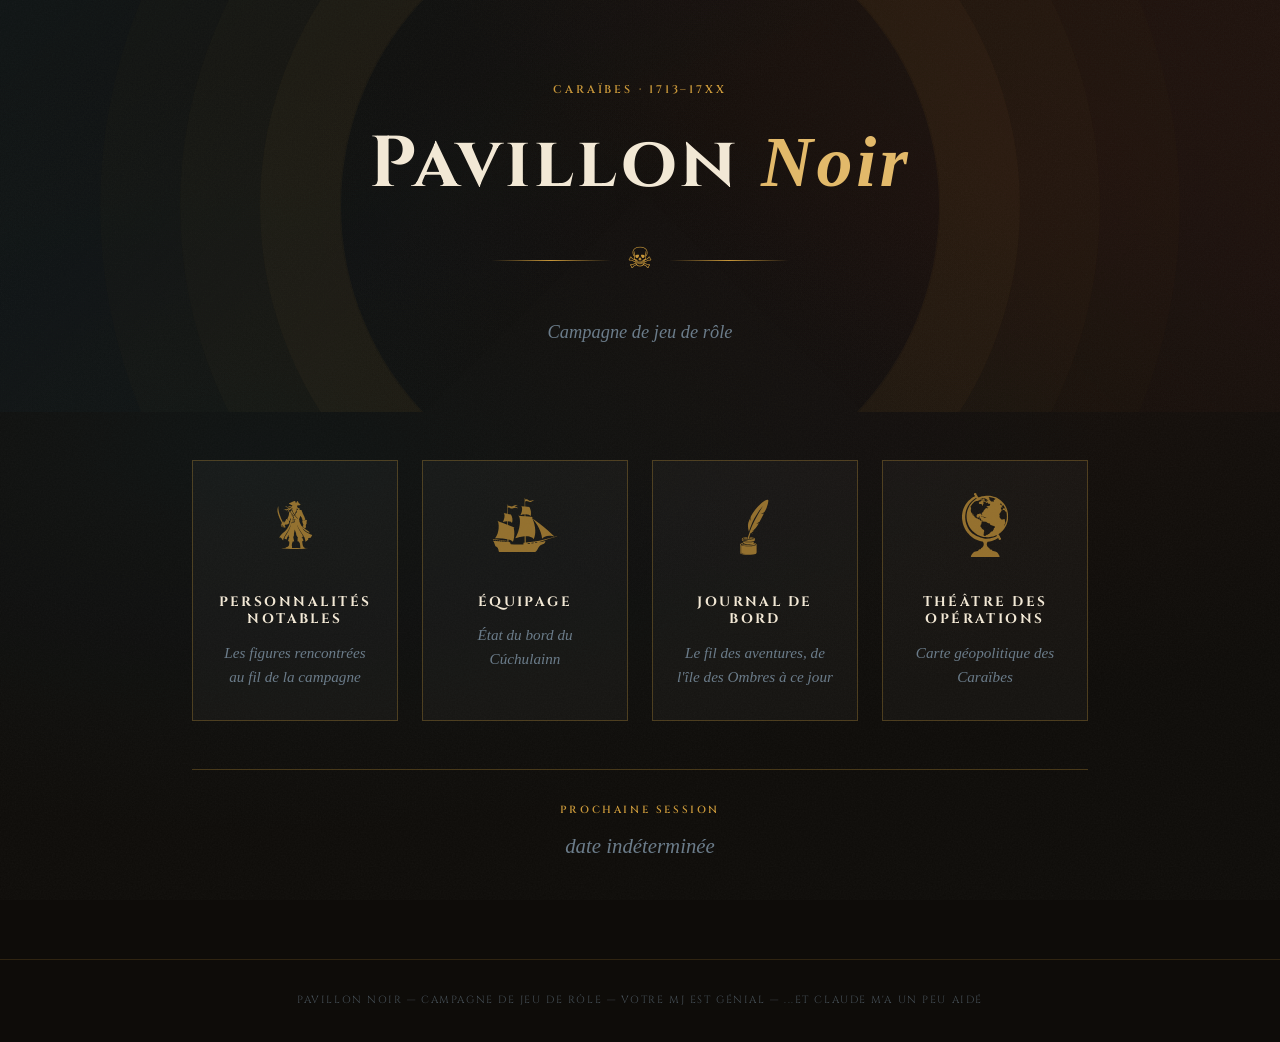
<file: index.html>
<!DOCTYPE html>
<html lang="fr">
<head>
  <meta charset="UTF-8">
  <meta name="viewport" content="width=device-width, initial-scale=1.0">
  <title>Pavillon Noir — Campagne</title>
  <meta name="description" content="Site de campagne Pavillon Noir — Caraïbes, 1713–17XX.">
  <link rel="stylesheet" href="css/style.css">
  <link rel="icon" href="data:image/svg+xml,<svg xmlns='http://www.w3.org/2000/svg' viewBox='0 0 100 100'><text y='.9em' font-size='90'>🏴‍☠️</text></svg>">
  <link rel="stylesheet" href="css/index.css">
</head>
<body>

  <main>

    <header class="hero">
      <div class="hero-content">
        <p class="hero-eyebrow">Caraïbes · 1713–17XX</p>
        <h1 class="hero-title">Pavillon <em>Noir</em></h1>
        <div class="hero-divider">
          <span class="hero-divider-icon">☠</span>
        </div>
        <p class="hero-subtitle">Campagne de jeu de rôle</p>
      </div>
    </header>

    <section class="accueil-section">

      <div class="accueil-grid">

        <a class="accueil-carte" href="pnj.html" style="animation-delay: 0.1s">
          <div class="accueil-carte-icone">
            <svg xmlns="http://www.w3.org/2000/svg" id="pirate" viewBox="0 0 1000 1402"><defs><style>.cls-1{fill:#c8973a}</style></defs>
            <path d="M864.92,954.81c7.76-10.22,13.7-20.35,15.64-33.26l-43.49-17.75c-19.44-7.94-38.05-15.44-56.71-25.29-46.72-24.67-87.22-59.43-116.98-104.18l60.55,47.71,47.27,32.71c16.42,10.19,34.64,15.66,54.89,14.25-6.96-12.06-16.22-21.24-27.29-28.95l-65.25-45.51-28.06-22.01-18.4-15.68c3.92-7.15,1.83-18.28,6.72-21.25.52-.32,2.78.35,2.98.92l2.29,6.43-3.96,14.21,21.39,17.61c2.75-3.09,6.2-2.98,9.41-3.47l6.7-6.1,11.57-18.78c1.36-2.21-.1-6.31-.5-9.03l-4.47-30.32c3.29-.32,7.16-2.35,7.12-5.02l-.22-16.69,12.84-6.01-1.35-16.61c-.31-22.51,2.54-44.36,7.31-66.28-4.14-3.05-9.35-4.55-14.67-4.79-23.26-1.08-44.78,5.6-66.14,15.26,8.27-6.44,17.42-11.15,27.14-15.1l19.03-5.14-2.55-20.58c-1.13-9.14-13.99-16.14-11.87-28.59,2.48-14.59-15.15-20.52-22.03-47.98-4.01-16-10.53-21-17.85-33.12-3.21-23.01-11.1-44.05-23.89-63.3l1.85-5.77c.37-1.15.32-3.95-.43-4.85-.62-.75-2.53-1.78-3.62-2.06l-23.05-5.93-30.37-10.61,1.63-5.53,7.46,4.8c-.58-8.98-6.89-14.2-14.63-17.71,8.08-5.2,16.07-2.28,23.43,3.76-4.11-10.54-18.33-19.6-30.91-17.77-9.37,1.36-18.64-2.2-22.44-11.46l9.16,2.07c-5.81-8.86-16.96-12.81-19.88-20.6,1.51-5.97,3-10.73,1.1-16.49-.95-2.89-.95-8.93,3.19-9.53l40.19-5.89c19.78-2.89,38.72-20.29,29.65-24.41-17.98-8.18-32.05-13.95-41.49-31.38l-11.24-20.78c-7.79-14.4-23.43-19.14-24.53-13.58-2.55,12.9-4.93,32.43-18.95,33.49-3.37.25-8.86-2.63-10.76-5.47-6.37-9.58-7.65-19.92-7.98-31.4-.91-2.25-6.16-3.23-8.98-2.77-34.93,5.57-65.38,23.62-95.87,40.88-9.31,5.27-19.44,9.03-29.87,9.72-9.21.6.95,16.91,14.78,24.37,10.41,5.6,21.63,8.42,32.89,12.17l22.68,7.57c-.25,3.69-.08,6.5.37,10.3-8.08-.25-14.38,7.81-13.36,9.9l1.18,2.4-7.8,3.15c-14.85,3.31-37.59-8.49-58.66,2.61-12.3,6.48-18.95,13.46-37.83,3.5-14.5-7.65-30.07-11.52-46.72-8.73,9.07,2.21,17.26,3.75,24.37,9.04l14.39,10.69c10.11,7.51,23.58,11.3,35.49,6.07,11.84-5.2,23.03-7.08,36.27-4.68,5.71,1.04,15.56,2.7,20.04-1.68l14.33-13.99c3.46,4.23-.18,6.21-2.48,8.73-6.9,7.55-11.79,17.55-20.87,22.97-12.79,7.63-40.3-4.7-64.24,20.76-12.07,12.84-26.1,9.66-44.43,6.66-16.31-2.67-32.91-1.04-47.07,8.35,16.84-1.44,31.05,2.29,45.36,9.24l13.45,6.53c13.49,6.56,28.32,2.69,39.17-7.36l6.24-5.8c6.14-5.69,14.66-8.92,22.85-10.15-10.9,9.17-17.69,20.51-20.04,34.01-2.69,15.41-9.81,28.12-23.06,38.16,13.97-4.46,25.96-14.09,32.92-27.08,3.8-7.09,6.32-14.68,10.97-21.24,10.66-15.07,34.24-16.48,44.3-29.64l11.68-15.28c4.73-.43,8.1-2.74,12.19-6.99-.82,5.32-1.52,9.71-.91,14.95l14.66-6.42-16.05,12.35-22.92,20.06c7.65.28,13.96.03,20.34,4.79l8.71-15.86c.17,9.3-6.88,14.06-.41,24.83,3.11,5.17,7.46,10.74,9.13,16.64,4.43,15.74,9.09,30.61,15.26,45.51l3.74-2.37,13.03,21.03c1.37,2.21,3.6,4.65,5.63,6.53,10.41-25.56,21.86-48.48,34.33-72.2,6.96-13.24,11.31-27.26,14.12-41.97,1.07-5.58-.65-11.46-.96-17.3l4.83,5.42c.87-3.9.43-6.71-.84-10.84,6.59,4.92,11.45,11.27,16.07,18.05l14.01,20.6-11.6-4.08c-4.4-1.55-8.96-1.09-11.84,2.99l-18,25.44,17.07,18.74c-14,11.2-28.42,22.77-38.44,38.39-3.88,14.31-3.66,30.91-3.4,45.43l31.23,34.37c11.29,12.42,22.57,24.3,31.94,38.85-28.7-22.25-52.11-48.81-73.78-76.67,2.11-2,3.96-4.49,3.24-5.81-.92-1.7-2.72-2.92-4.71-3.46l-33.45,26.08,20.72,28.47-5.9-4.58-25.67,48.18c-1.17,2.19-1.48,4.51-3.84,6.32,7.1-24.94,13.17-50.06,12.89-76.26l-5.19,3.32-27.49-38.18c1.81-2.94,3.8-4.79,7.04-7.28l-15.37-19.28-3.51-6.39c-7.72-14.72-13.63-29.84-16.97-47.12l-22.92,9.61c-1.21,3.51-.04,8.28.89,11.65-5.31,16.62-10.27,33.43-8.85,50.84.4,5.02.57,8.87-2.52,13.04-7.38,9.93-4.93,24-10.57,36.35-2.9,6.37-7.29,10.94-11.54,16.92l2.27,14.14-10.15,6.22c-.13,4.88-2.29,7.96-5.33,11.51,14.21,11,24.66,27.55,31.66,44.02l-21.61-26.6c-6.45-7.95-23.65-22.3-29.52-20.18-.91.34-1.84,2.16-2.3,3.33l-11.66,30.33c-4.61,12-12.79,21.09-22.31,29.85-2.22,2.05-.46,6.64,1.82,9.56l-8.19,2.76c-3.74,1.26-5.4,3.82-4.2,8.37.05.74-3.49-.81-3.07-1.66,3.5-5.71,5.38-14.46.59-20.49-2.35-2.97-6-4.73-9.63-4.01-2.64.53-7.3,3.85-6.39,7.1.42,1.5,2.79,4.82,2.37,6.3-.98,3.43-4.49,6.34-7.49,7.22-31.24-60.39-58.47-121.46-78.37-185.98-11.13-36.1-19.08-72.11-22.96-109.74-2.28-22.21-1.82-42.76-1.02-65.68-25.31,51.85-24.38,104.42-11.84,159.39,9.84,43.14,32.85,101.23,53.29,140.57l39.7,76.44c-1.38,1.57-3.09,3.31-4.77,4.4-24.46,15.75-29.21,49.09-9.85,71.08,14.84,16.87,41.17,18.66,62.26,9.28-.47,3.64-.43,8.44,1.22,10.9,1.45,2.17,5.17,4.41,8.35,4.66,11.74.93,20.81-8.82,19.2-20.11-.83-5.75-4.98-8.21-10.58-8.41l-10.01-17.82c7.87-5.97,11.71-12.89,14.28-21.36l6.73-2.77,11.19-4.6,3.58,1.65c4.29,3.35,7.81,5.71,13.27,8.02l9.65-8.15c13.48-11.38,28.42-19.91,44.34-27.71.38-1.86.75-5.51.14-7.26l-9.85-27.82,10.2-9.45,2.42-8.28c2.91-1.34,6.99-2.87,8.4-5.7.99-1.99-.13-6.76-.48-9.3,5.66-1.94,7.98-5.18,8.03-10.26l.1-10.39,10.85-21.28,1.21,1.53,2.58,26.46-3.5,13.59c-2.89.75-5.5,1.74-7.34,3.25-.34,13.04-1.9,24.79-5.78,37.36-.42,1.37,1.94,3.84,3.86,4.91-4.86,7.48-8.29,14.98-11.33,23.41-7.64,21.2-14.15,42.05-23.31,62.61-17.21,38.64-40.66,72.5-70.25,102.53-18.6,18.87-38.16,35.36-58.36,52.61-33.8,28.84-62.84,62.07-83.67,101.96,16.09-8.03,32.48-7.64,45.12,3.21l9.07,7.79c6.46,12.4,13.41,23.94,21.94,35.1l13.84,14.87c4.79-43.05,27.67-86.11,50.22-121.42l31.58-49.48c15.32-23.99,29.76-47.53,42.88-72.86,11.87-22.92,21.5-45.84,31.36-69.65l20.84-50.33-11.83,41.51c-11.78,37.98-26.4,74.32-45.39,109.28l-33.68,56.3-34.82,57.18c-10.33,16.97-18.04,34.78-24.9,53.86l20.07,10.44c9.52,4.95,18.66,10.16,30,11.01,5.26-21.32,11.96-41.45,22.82-60.28l22.3-38.69.99-1.62c.19-.31,1.32-.04,1.17.29-.14.33-.9,1.9-.88,2.26l.94,17.42c.59,11.03-6.98,21.27-.13,28.48l11.02,11.6.64,7.21c.03.38.57,1.91.75,2.24.26.51-5.97-1.27-10.7,1.78-1.06.67-1.63,4.06-1.81,5.41-2.78,20.42-8.47,39.25-16.9,59.11,7.76,5.29,17.09,8.22,26.98,10.72l.77,17.5,2.33,19.09c1.48,12.18-9.63,15.24-7.77,20.39,1.51,4.19,3.82,7.69,5.84,10.98l-8.48,9.18c-1.82,1.97.13,7.95,1.4,10.51l-15.11,16.28-12.52,12.46c-14.78,14.71-46.83-.07-44.21,25.82l-4.68,6.41c-32.01,1.63-63.82,2.11-96.37,6.07,45.62,3.86,90.9,5.49,136.9,5.98l78.73.83-26.91,1.84c-1.89.11-2.01.76-.07,1.31l29.42,1.04,192.94.03,35.64-1.43c.1.06.16.09.18.1-.17-.14-1.26-.87-1.67-1.14-4.94.09-8.86.39-13.74-1.04,58.86-.96,117.69-1.94,176.7-7.25l-59.02-4.13-30.5-1.31c-1.92-.08-4.23-4.09-4.03-6.05,1.92-18.17-16.97-17.6-20.69-22.98-6.91-10.01-12.44-20.01-17.52-30.99,4.67-11.01,1.05-13.35-6.22-20.35-3.4-3.28,3.77-8.35,5.16-16.59l-9.64-14.18.32-47.78c9.43-3.83,18.43-7.54,26.17-14.41-11.63-20.56-21.11-40.93-26.78-63.74-8.01-3.33-14.97,2.08-12.2-5.05l5.49-14.17c.57-1.47-.21-5.08-.37-6.89,4.56,4.04,8.38,9.74,11.77,14.99l21.19-1.26-33.09-58.83-41.83-66.13c-22.35-35.33-41.53-71.65-57.25-110.41l-14.08-39.2c12.53,26.26,24.61,51.81,38.85,77.37,18.87,33.86,39.92,65.3,60.84,97.93l49.93,77.91c22.55,39.58,37.83,80.47,38.35,127.11,23.5-15.53,44.51-33.53,63.6-52.99l-6.57-23.82,15.26-2.98c9.55-1.87,18.58-4.66,27.37-8.99l5.25,4.34c10.09-7.36,18.54-15.38,25.4-25.45l-5.93-6.99c.03-.25.2-1.2.25-1.47l8.85,4.2ZM226.05,734.41c-10.13-6.87-17.58-20.09-16.47-33.51.72-8.64,4.42-16.76,12.09-20.39-2.31,4.25-4.76,8.33-3.59,13.05.74,3,4.52,5.41,7.34,6.63l.47,9.8c.1,2.41,5.93,4.62,8.31,5.33,1.13,11.93,10.35,7.02,11.13,12.88.37,2.72,3.38,4.94,6.09,4.32l9.29-2.13,3.88,7.16c-12.7,5.67-26.76,4.84-38.54-3.14ZM510.89,572.22l5.07,17.82c-1.13.21-3.54.55-3.77-.08l-.99-2.79-6.8-22.49c2.58,1.87,5.75,4.95,6.49,7.54ZM457.04,584.29c13.27-1.61,25.43-1.8,38.54-1.82,3.77,0,6.39,1.48,6.78,5.59l7.89,2.06-8.7.97-.23,45.11c-.01,1.61-2.44,3.73-3.63,3.73l-38.3.05c-1.39,0-4.11-2.5-4.06-4.03l1.71-51.66ZM421.35,675.93l12.2-38.03c.16-.51.58-1.94,1.01-1.97l3.66-.23-1.96,9.54,18.33.34,33.92-.35-17.77,5.01-42.42,10.09c-1.98,5.62-3.56,10.88-6.97,15.6ZM551.74,946.64l.67,16.89c3.19,5.39,9.25,8.59,14.28,11.98l3.99,11.05c-3.45.95-7.28,2.25-9.98,4.41,1.88,22.76.55,43.98-2.76,67.15,10.07,3.88,20.25,5.15,31.68,5.67l7.26,23.32c.96,3.07,1.37,3.3,3.77,5.44,3.9,3.48,8.09,9.67,9.7,14.89,1.75,5.68-.72,11-1.65,16.64,2.19,3.19,6.26,6.26,9.64,8.7l-3.99,13.26,6.15,9.66-1.8,15.85c-.81,7.17.66,13.32,2.16,20.4l.38,15.84-64.77-1.05-73.43.04-44.14.6-.52-16.27c-.22-7.12,1.76-13.46.11-20.57l-4.14-17.79c7.39-10.39-8.16-15-.06-19.39,8.3-4.5,1.42-11.41,2.04-17.68.77-7.73,4.1-13.6,7.27-20.21,4.62-9.58,6.5-20.1,9.13-30.34,11.81-2.11,22.63-4.99,33.04-10.79-6.19-21.83-11.82-42.61-13.72-65.21-2.85-1.72-6.03-2.4-9.99-2.84-1.1-9.77,13.37-14.02,11.1-23.32l-3.64-14.88,11.14-17.52c4.86-7.63-2.65-29.14-.35-40.52l13.69-67.86,4.04-19.95,30.86,84.82c4.56,12.55-.28,35.79,8.92,45.25l13.92,14.33ZM603.21,631.78c-3.85-11.01-4.18-22.72-2.84-34.74-1.88-2.34-4.92-4.03-7.85-5.34,7.59-10.37.32-21.22,6.04-32.7,9.77-19.56,17.43-38.77,24.2-60.53l10.81,18.36c3.44,5.85,7.01,11.32,11.41,16.54,3.87,4.6,6.19,10.38,6.1,16.67-.25,17.34,15.53,13.85,12.46,24.67-2.38,8.41.49,13.9,4.48,20.58,2.9,4.87,4.1,11.94,6.13,17.29-5.79,3.95-10.44,8.06-13.92,14.18l7.37,14.9c6.35,12.84,10.13,25.61,11.07,40.06.26,3.89,5.92,5.42,9.81,5.11l-1.34,8.27c-.29,1.81.96,4.02,3.3,5.3l-13.91,18.92.23,14.52c-3.09,9-3.5,16.91-4.6,26.56-4.19-2.51-4.75-10.69-3.16-19.18l-26.58-23.5-3.72-9.09c-14.93-26.55-27.11-52.27-35.49-76.85Z" class="cls-1"/>
            <path d="M490.88,480.38l-17.59-26.1-14.16,10.66c-.71-1.05-1.55-2.5-2.41-2.92s-2.98.64-3.76,1.19c-.71.51.35,4.31,1.13,5.11l-13.56,11.67,4.68,7.41,8.54,12.78.06.09,4.28,5.72,13.6-10.62c-1-2.11-1.52-5.42-.24-6.7.95-.95,3.87,1.33,5.22,2.95l14.22-11.23h-.01ZM459.03,475.6l-4.49-7.16c3.97-.62,7.23.16,8.06,4.84l-3.57,2.32Z" class="cls-1"/>
            <path d="M467.71,448.34l-28.8,22.27c-12.72-23.5-27.36-51.27-30.65-78.75l26.6-13.69c3.21,2.6,6.76,6.12,7.57,9.72l4.81,21.28,20.47,39.17Z" class="cls-1"/>
            <path d="M492.69,631.78h-29.27s-.81-17.87-.81-17.87l8.03-2.96c-2.94-1.93-3.88-2.05-7.47-2.57l.6-16.63c10.02-1.67,19.17-1.96,29.56-.58l.24,15.72-7.3,3.21c2.11,2.16,3.57,2.78,7.08,3.43l-.66,18.25Z" class="cls-1"/>
            </svg>
          </div>
          <div class="accueil-carte-titre">Personnalités notables</div>
          <p class="accueil-carte-desc">Les figures rencontrées au fil de la campagne</p>
        </a>

        <a class="accueil-carte" href="equipage.html" style="animation-delay: 0.2s">
          <div class="accueil-carte-icone">
            <svg xmlns="http://www.w3.org/2000/svg" id="ship" viewBox="0 0 1402 1122"><defs><style>.cls-1{fill:#c8973a}</style></defs>
            <path d="M258.76,1035.33c-11.01,0-17.43-8.9-19.02-18.52-5.53-33.5-14.35-64.46-46.58-78.67-8.8-3.88-12.57-11.14-15.58-19.54l-22.9-63.77-7.06-3.8c-3.87-2.08-7.69-5.6-4.92-10.49l12.78-.68-6.42-22.52c-5.52.09-9.7-1.28-12.27-5.27v-3.34c1.45-.62,5.2-1.34,7.27-1.09l100.23,11.78,131.08,16.15c1.97.24,4.04.68,5.09,1.2s1.29,4.28.26,4.68l-6.26,2.03,4.1,13.62,14.67.74.05-47c-71.25-15.59-143.62-21.55-216.59-17.1,37.73-47.81,56.73-110.47,61.92-171.41,3.28-33.28,2.26-66.19-4.45-98.95l-6.59-24.76-5.82-5.45c-1.36-1.27-1.86-4.58-.32-6.45l12.68,6.52c18.78,9.65,37.7,16.93,57.57,24.46l100.35,38.17-.08-61.68c-27.32-.82-53.28,5.23-79.53,14.6,24.03-42.78,42.5-103.67,22.61-148.95-3.61-1-7.85-2.43-6.81-7.29l62.51,11.39-.06-55.06,1.96-102.48c.02-1.26,2.82-3.64,3.9-3.13.86.41,2.43,2.48,2.46,3.51l.6,16.12c12.9-2.55,24.99-.09,36.19,6.03,21.2,11.57,44.68,11.53,64.08-3.43,24.58-18.96,59.52-24.27,83.17-4.09-22.9-5.36-47.69,1.15-62.86,19.24,25.77-.58,48.54,8.13,62.84,28.25-16.5-7.53-32.81-12.11-50.66-11.75-14.38.29-27.28,5.52-39.93,11.07-19.63,8.62-39.28,4.39-55.75-7.35-11.29-8.05-25.18-9.05-37.51-2.88l.43,74.52,1.31,33.83,53.67,10.61c27.41,43.17,35.76,102.03,18.13,150.18-8.61-12.2-18.51-20.08-31.29-25.53-12.3-4.49-24.58-6.57-38.21-7.45-.15,22.86.43,44.33,1.53,66.8l88.97,33.12,18.81,6.69,3.82,1.39c.68.25.08,3.8-.58,4.1-2.6,1.18-8.01.35-12.15-1.09,13.98,75.31,16.68,142.97-2.88,216.67l-11.63,34.8c-16.85-22.59-51.58-34.69-78.71-41.23l.83,44.14,28.61,2.52c2.6,14.01,7.16,26.65,13.47,38.23,72.02,4.36,145.08,4.34,219.04.53,1.97-5.47,3.11-11.24,2.7-16.74l-.82-10.92,20.19-2.34.36-110.71c-55.56,3.14-110.81,15.38-164.3,34.11,43.78-76.12,70.9-166.24,80.09-252.93,4.56-42.98,4.82-96.37-13.67-134.55l-14.47-2.03c-1.15-.16-3.65-3.07-2.86-3.73l3.59-2.99,44.18,3.49,67.44,5.2.13-34.14c-26.32,1.43-49.99,8.09-73.71,16.51,18.78-38.88,32.28-78.5,28.98-120.11-1.51-10.21-2.48-20.86-7.86-29.52-1.29-2.07-3.26-3.28-4.5-6.78l57.14,3.92.52-143.62c0-1.63,1.38-5.25,2.11-6.31h3.04c.44,1.42,2.03,5.01,2.07,6.93l.45,21.02c26.68-7.8,42.59-7.03,61.67,12,9.05,9.02,23.75,10.82,35.85,9.24l19.61-4.52c16.7-3.84,33.31-6.82,49.71-2.98-12.88,1.11-24.12,4.08-34.87,10.38l-24.22,14.2c-15.77,9.24-34.96,7.88-50.08-1.82-17.11-13.19-40.05-13.15-57.31-.49l1.31,87.1,72.83,8.68,14.67,27.58c11.11,28.05,16.16,57.73,14.2,87.95-1.02,15.72-3.28,30.53-9.52,44.88-7.96-11.94-17.14-18.84-29.1-24.42-18.91-8.24-39.82-11.24-60.78-10.2l.75,35.8,55.79,5.25,71.21,7.17c2.09.21,4.21,2.54,3.86,4.34-.28,1.43-2.93,2.71-4.54,2.66l-12.04-.4,14.66,31.71c25.49,59.88,40.71,123.17,44.21,188.32l.19,36.46c-1.88,44.35-9.28,87.99-27.79,129.24-7.09-14.11-16.3-22.93-27.89-31.02-11.53-7.15-23.94-11.97-37.25-15.72-24.87-5.94-49.38-8.36-75.26-7l.79,47.36.79,62.93,77.73-8.94,73.99-10.09,86.26-13.12,37.19-10.01,270.65-70.08c1.66-.43,4.59.5,4.77,1.67s-1.22,3.37-2.32,4.09l-48.88,13.96-91.23,27.02-165.91,53.33c-1.88,1.5-.76,7.25,1.28,8.13,33.99-3.11,66.96-10.36,100.62-22.24-.39,22.26-13.03,42.12-33.14,51.55l-28.21,10.5c-22.36,8.32-40.84,22.55-53.79,42.62l-21.85,38.44c-11.36,19.98-25.11,43.12-47.53,49.24l-615.48-.03ZM189.16,842.5l-4.22-21.44-30.37-2.96,6.19,22.63,28.4,1.77ZM223.75,845.33l-3.96-20.52-29.87-3.01,4.83,21.73,29,1.8ZM257.82,848.04l-3.49-19.19-29.53-3,3.66,20.16,29.36,2.03ZM290.19,850.61l-2.66-17.82-27.99-3.27,3.08,19.34,27.56,1.75ZM319.98,852.6l-2.54-16.49-25.41-2.56,2.46,17.43,25.5,1.62ZM345.63,854.63l-2.1-15.39-21.42-2.35,2.05,16.1,21.48,1.64ZM372.97,856.3l-3.44-14.65-21.75-1.74,2.34,15.09,22.85,1.31ZM881.14,874.9l35.12-5.53c3.18-.77,2.37-10.46-.72-10.73l-36.14,5.27c-1.7,3.36-1.09,8.9,1.73,10.99ZM851.81,879.31c2.95-1.48,1.86-10.74-.81-10.53l-35.98,4.59c-3.2,1.06-2.13,9.99,1.21,10.62l35.58-4.68ZM786.87,888.5c1.84-3.83,1.65-8.12-.54-11.48l-37.6,4.45c-1.87,3.07-1.22,8.98,1.52,10.81l36.62-3.78Z" class="cls-1"/>
            <path d="M1217.68,766.07c-25.29-6.32-47.65-13.57-72.99-15.18-33.69-2.14-66.6,2.16-97.18,16.05-17.69,8.04-33.25,17.97-46.43,33.18-12.59-127.45-82.48-247.31-164.13-347.63l20.92,14.06c61.95,41.61,120.21,87.64,178.3,134.76,46.22,37.49,90.45,76.37,133.54,116.99l18.75,17.68c9.64,9.49,19.88,17.3,29.2,30.09Z" class="cls-1"/>
            </svg>
          </div>
          <div class="accueil-carte-titre">Équipage</div>
          <p class="accueil-carte-desc">État du bord du Cúchulainn</p>
        </a>

        <a class="accueil-carte" href="chroniques.html" style="animation-delay: 0.3s">
          <div class="accueil-carte-icone">
            <svg xmlns="http://www.w3.org/2000/svg" id="inkwell" viewBox="0 0 1055 1491"><defs><style>.cls-1{fill:#c8973a}</style></defs>
            <path d="M845.91,167.59c-.59-5.28-3.91-10.96-9.24-12.23l.09-.11c-18.77-4.16-47.46,9.14-65.45,19.3-61.58,34.78-119.62,90.14-167.37,142.57-44.81,49.21-85.83,100.94-122.14,156.65-15.59,23.92-41.4,67.6-48.37,92.62-3.91,14.04-4.33,28.63-3.04,43.08l3.96,44.68c-8.79-17.99-13.02-36.64-17.95-56.56-15.1,34.33-27.69,68.59-37.88,103.85,0,.01,0,.03,0,.04-16.94,86.17,8,170.71,17.3,197.79,24.38-78.04,55.2-166.38,87.09-231.27l-20.98,42.39c7.51-15.62,15.08-30.9,22.67-45.81,52.2-102.51,105.35-187.65,147.36-249.49l83.12-105.46c-1.36,2.64-2.96,5.1-4.87,7.83-131.96,211.53-240.63,410.55-294.98,580.37-5.01,15.5-34.14,105.52-59.04,181.7l33.1.76c7.68-29.33,25.46-94.84,44.02-146.27,44.71-5.88,67.41,25.04,67.41,25.04-13.81-24.55-38.05-32.17-56.24-34.2,37.07-19.82,76.75-52.29,78.51-53.74.02-.02.03-.03.04-.04-18.02,6.15-34.55,11.63-53.25,15.84-1.58-.16-.73-1.82.87-1.91,23.78-15.18,47.62-30.62,66.65-51.68,17.26-19.1,31.23-39.87,45.57-61.17,15.35-22.78,28.96-45.69,42.44-69.48-22.15,4.09-41.49,9.29-62.98,10.9,28.27-13.29,54.97-25.62,79.68-43.67l34.65-61.71c23.8-42.36,44.97-84.91,65.61-130.3-24.63,4.93-48.31,8.77-73.9,8.84l37.5-13.01c18.13-7.75,34.28-17.42,49.17-30.25,10.47-15,19.34-29.75,27.79-46.03,31.09-60.55,57.61-141.46,63.78-209.03l.5-10.11-1.19-10.73Z" class="cls-1"/>
            <path d="M554.65,1175.77l-35.79-13.25c-4.18-1.55-9.14-4.57-9.36-9.4l-.75-15.67c-.02-.57-.39-2.28-.91-2.35l-2.43-.31c-14.05,5.72-28.22,8.71-43.49,10.73l-75.99,3.78c-7.15.1-14.28.08-21.38-.09-13.36-.3-26.63-1.08-39.82-2.39-23.3-2.31-46.34-6.27-69.07-12.15l-1.34,18.12c-.38,5.08-3.67,9.92-8.65,11.38l-19.31,5.69c-16,4.71-37.4,13-37.47,30.66l-.33,191.93c-.02,4.85.93,8.9,4.05,12.52,6.17,7.18,14.08,11.88,23.44,14.65,31.99,9.44,64.31,14.34,97.68,17.45,39.28,3.65,77.36,3.86,116.71,1.11,40.7-2.84,80.46-7.26,120.16-18.36,14.71-4.11,23.36-16.59,23.28-31.4l-.48-183.82c-.07-13.08-6.88-24.43-18.75-28.83ZM551.81,1215.39c-13.74,6.35-27.5,11.07-42.46,14.54-32.24,7.49-64.1,11.63-97.37,12.75-28.1.95-55.03.82-83.09-1.03-32.4-2.14-63.49-8.36-94.45-17.56l-16.68-6.19c-1.15-.43-4.29-.18-5.28.04l.75,28.58.21,140.46c.02,3.68,2.67,7.7,6.16,9.06,21.5,8.36,43.22,14.77,66.2,17.64,8.77,1.09,16.84,2.26,24.47,6.51-15.37.6-29.42-1.61-44.34-3.62-18.85-2.55-36.83-7.01-53.82-15.01-6.42-3.02-8.8-7.84-8.72-14.65l.36-128.42,2.3-42.97c.44-8.33-.7-19.7,10.93-24l29.93-11.06c15.36-5.67,19.29-13.86,24.51-30.03,2.6.81,6.64,2.94,8.47,5.18l-1.9,13.97c-.47,3.41,1.22,6.35,4.67,7.37,40.04,18.22,126.05,24.47,214.83,24.7-90.08,26.12-260.82-12.31-267.79,4.78,5.35,4.06,10.97,6.33,17.46,8.02,27.97,7.28,55.85,11.36,84.8,14.22,20.04,1.99,38.98,3.7,59.07,2.08l78.89-6.33c26.07-2.09,50.75-9.67,73.89-21.15,1.27-1.08-.9-5.57-2.37-6.26l-35.43-16.57c-14.64-6.85-19.52-19.13-15.64-34.31l4.41,15.61c7.48,17.19,30.9,16.17,52.26,29.59,5.3,3.34,9,8.08,9.91,14.24.6,4.06-1.34,8.06-5.14,9.82Z" class="cls-1"/>
            <path d="M238.07,1113.56c9.04,5.03,18.56,8.62,28.97,11.05,19.94,4.65,40.54,7.85,61.4,9.79,14.68,1.37,29.47,2.11,44.25,2.3,21.86.27,43.66-.68,64.92-2.65,26.56-2.46,52.22-6.54,77.58-14.25,8.39-2.55,15.99-10.12,16.32-18.55l1.09-27.7c.38-9.59-3.38-17.8-12.27-22.64-15.84-8.61-33.23-13.86-51.48-16.28-19.6-2.6-38.44-4.13-56.1-4.91l-3.67,13.02c17.89.92,35.66,2.58,53.88,4.73,15.44,1.25,34.91,3.53,44.98,12.91,3.02,2.82,3.13,7.58.23,10.33-5.19,4.93-11.58,7.54-18.57,9.48-20.54,5.72-41.07,8.64-62.58,9l-31.2.52-28.84.49c-8.5.14-16.88-.06-25.19-.55-19.53-1.15-38.68-3.91-58.14-7.71-14.17-2.76-41.59-8.02-33.98-20.04,1.61-2.53,5.66-6.79,9.29-6.57l15.63-3.79c29.29-5.29,55.95-8.14,81.39-9.16l3.89-12.89c-48.06,1.66-79.01,7.88-79.01,7.88-14.06,1.93-27.57,6.35-39.59,13.15-8.09,4.58-10.93,12.16-11.07,20.94l-.39,26.02c-.11,6.79,2.08,12.63,8.26,16.08ZM244.15,1080.29c34.02,22.18,129.69,20.94,129.69,20.94,28.1,13.8-108.82,11.18-121.47,5.12s-8.22-26.06-8.22-26.06Z" class="cls-1"/>
            <path d="M344.89,1079.27l3.93-13.18,3.51-11.64c-42.52,2.62-73.74,8.5-73.74,8.5-19.48,4.09,16.09,12.76,66.3,16.32Z" class="cls-1"/>
            <path d="M484,1062.95c-24.92-6.1-51.94-8.8-77.94-9.51l-7.71,27.3c7.5-.12,15.02-.39,22.47-.85,80.83-4.94,63.18-16.94,63.18-16.94Z" class="cls-1"/>
            </svg>
          </div>
          <div class="accueil-carte-titre">Journal de bord</div>
          <p class="accueil-carte-desc">Le fil des aventures, de l'île des Ombres à ce jour</p>
        </a>


        <a class="accueil-carte" href="carte.html" style="animation-delay: 0.4s">
          <div class="accueil-carte-icone">
            <svg xmlns="http://www.w3.org/2000/svg" id="globe" viewBox="0 0 562 778"><defs><style>.cls-1{fill:#c8973a;}</style></defs>
			<path d="M457,777.6H108.26c.19-2.56.25-5.13.61-7.66,1.19-8.37,5.49-15.25,10.61-21.74,3.25-4.12,6.6-8.14,8.73-13.08a29.19,29.19,0,0,1,10.59-12.9c7.7-5.16,16.41-8,25.25-10.46q14.41-4,28.9-7.76a6.83,6.83,0,0,0,5-4.12c1-2.34,2.4-4.53,3.39-6.88a7.73,7.73,0,0,1,5.94-4.64c6.08-1.18,12.23-2,18.73-3,1.34-3.56,2.88-7.72,4.49-11.85a2.78,2.78,0,0,1,1.17-1.32c11.08-6.19,20-14.46,26.4-25.58,5.76-10,6.95-20.71,5.23-31.84-1.22-7.93-4.74-15-9.08-21.72a3.34,3.34,0,0,0-2-1.24c-2.77-.55-5.6-.79-8.34-1.43-8.83-2.07-17.66-4.13-26.42-6.47a162.86,162.86,0,0,1-17.88-5.67q-14.94-5.9-29.54-12.6c-6.69-3.06-13.23-6.52-19.62-10.19a219.2,219.2,0,0,1-30.25-20.57c-7.7-6.35-15.71-12.39-22.89-19.31-8.53-8.22-16.57-17-24.35-26a253,253,0,0,1-17.18-22.22A311.52,311.52,0,0,1,38.81,440.3c-5.41-9.86-10.16-20.11-14.72-30.4a246.41,246.41,0,0,1-14.53-43C7.12,356.51,5.1,346,3.39,335.55c-1.34-8.3-1.91-16.72-2.85-25.08A16.35,16.35,0,0,0,0,308.22V273.61c.37-3.5.72-7,1.12-10.5.57-4.91,1.17-9.82,1.8-15.11L4,249.85c-.28-2-.81-3.44-.59-4.72,1-6.09,1.93-12.25,3.54-18.2C9.86,216.21,13,205.55,16.51,195a170.05,170.05,0,0,1,7.86-19.08c3.85-8.14,7.93-16.19,12.32-24,3.27-5.87,7.13-11.42,10.83-17a189.21,189.21,0,0,1,19.17-24.76c6.42-6.94,12.71-14,19.47-20.62,6-5.83,12.41-11.24,18.88-16.55,6.11-5,12.45-9.76,18.86-14.39,4.35-3.13,9-5.86,13.51-8.75,6.14-3.92,12.27-7.85,18.45-11.71,2.29-1.43,1.46-3.62,1.39-5.51,0-.68-1.24-1.52-2.08-1.92-7.6-3.62-10.61-9.65-10-16.15.91-9.25,8.54-15.1,16.57-14.44,4.94.41,8.87,2.17,11.91,6,3.32,4.19,3.71,9,3,14.06,7.07,3.67,19.93,24.79,19,31.12,1.44.27,2.87.59,4.31.79,3.06.41,5.63,1.75,9.28.27a349.44,349.44,0,0,1,34.19-11.82,222.26,222.26,0,0,1,27.21-5.64A206.68,206.68,0,0,1,297,32.07c15.5-.45,31-.55,46.42,2.11,7.9,1.36,16,2.13,23.65,4.26,11.83,3.27,23.48,7.25,35.07,11.33,15.69,5.54,30.19,13.56,44.15,22.55a226.25,226.25,0,0,1,35.2,27.48c8.31,8,16.18,16.56,23.69,25.35,5.67,6.63,10.61,13.92,15.61,21.1a208.9,208.9,0,0,1,21.33,39.95c7,17,12.77,34.44,15.39,52.73,1.67,11.67,3.43,23.35,4.31,35.09.61,8.19,0,16.49-.46,24.72-.45,7.86-1.18,15.73-2.24,23.54A207.1,207.1,0,0,1,555,344.84a203.6,203.6,0,0,1-7.68,24.67c-4.64,11.84-9.49,23.68-15.27,35a210.78,210.78,0,0,1-16.4,26A286.14,286.14,0,0,1,496.16,455c-5.93,6.67-12.74,12.55-19.15,18.79-8.28,8.05-17.57,14.81-27,21.4a8.68,8.68,0,0,0-2.95,4,59.33,59.33,0,0,0-1.7,7.62,12.73,12.73,0,0,1,7.43,6.69c1.64,3.24,3.82,6.22,5.41,9.49,2.35,4.84,6.44,9.07,5.6,15.15-.07.5.9,1.38,1.57,1.72,5.21,2.67,8.71,6.73,9.44,12.57.81,6.53-1.58,12.05-7.22,15.56-7.81,4.85-17,2.77-21.89-4.65A15.19,15.19,0,0,1,444,549.48c-1.86.32-2.4-2.62-5-1-9.79,5.94-19.65,11.81-29.79,17.11a255.74,255.74,0,0,1-45.84,18.1,263.81,263.81,0,0,1-51.16,9.78,2.9,2.9,0,0,0-1.9,1.16,42.23,42.23,0,0,0-2.82,5c-4.5,9.37-6.81,19.06-5.69,29.65,1.29,12.34,7.2,22.14,15.72,30.44,4.76,4.65,10.55,8.26,15.85,12.37a5.43,5.43,0,0,1,1.8,1.9c1.42,3.34,2.81,6.71,4,10.16a2.3,2.3,0,0,0,2.43,2c4,.24,8.06.53,12.05,1.12,5.44.8,10.21,2.71,12.12,8.67a21.18,21.18,0,0,0,2.62,5.12,5.69,5.69,0,0,0,2.67,2.3c6.26,1.86,12.62,3.37,18.86,5.28,9.78,3,19.61,5.88,29.2,9.42,6.19,2.3,11.81,6.18,15.16,12a155.62,155.62,0,0,0,13.65,20.68A40.71,40.71,0,0,1,457,777.6ZM285.93,521.48c.78-4.54,3.21-7.1,7.54-7.93,3.15-.6,6.08-1.59,7.65-4.89a3.92,3.92,0,0,1,2.69-1.66,17.13,17.13,0,0,1,5.25.17,6.9,6.9,0,0,0,7.44-3.52,12,12,0,0,1,4.16-3.83c3.56-2.06,7.45-3.57,10.93-5.75,1.93-1.21,3.31-3.31,4.9-5,2.52-2.72,4.29-6.23,8.32-7.28,1.81-.47,1.74-2.09,1.74-3.64a8.07,8.07,0,0,1,6.37-8c2.37-.57,5.06-.65,7-1.87,2.27-1.39,4.58-1,6.8-1.63,2.49-.66,5.8-1.76,6.82-3.69a137.41,137.41,0,0,1,7.33-12.15,35.1,35.1,0,0,0,5.89-17.58,7.43,7.43,0,0,1,1.95-4.35c2.35-2.39,5.07-4.4,7.62-6.59a6.52,6.52,0,0,0,1-1.13c2.46-3.35,2.92-7.19,2.8-11.2-.11-3.32-1.18-4.58-4.44-5.15-1.85-.32-4.15-.26-5.41-1.35-3.45-3-7.31-4.25-11.73-4.87-3.25-.46-6.77-1.22-9.47-2.95-6.54-4.19-13.4-6.85-21.19-7-1.35,0-2.7,0-4.13,0,.12-1.93.75-3.68.21-4.93a39.42,39.42,0,0,0-4.94-8.78c-2.3-2.92-4.27-6.68-8.74-6.89-3.16-.14-6.32-.06-9.49-.05a8.55,8.55,0,0,1-7.22-3.55c-2.65-3.53-5.4-6.79-10.3-7-.64,0-1.75-.53-1.8-.93-.4-3-2.68-3.84-5-4.86-3.46-1.5-6.74-3.33-10.6-1.06a3,3,0,0,1-2.55-.42,9.86,9.86,0,0,0-8.17-1.79,4.89,4.89,0,0,1-3.66-1.13c-3.35-2.89-8.32-2.14-10,1.91-.57,1.37-.32,3.08-.43,4.48-2.11.24-2.76-.79-2.71-2.8a20,20,0,0,0-.56-5.45c-.61-2.33-1-5.26-2.55-6.69-3.2-2.88-7.16-3.37-11.49-1.49-1.86.8-5,.8-6.55-.25-5.28-3.45-6.79-10.58-4.95-16,.9-2.63,1.07-5.52-.89-7.23-2.46-2.16-5.2-4.34-9.23-3.62-2.36.43-5-.2-7.41-.89-.91-.27-1.93-2-2-3.08-.28-6,.58-11.68,5.07-16.25a2.77,2.77,0,0,0,.28-2.33,2.25,2.25,0,0,0-1.72-1,17.21,17.21,0,0,0-5.27.06,14.74,14.74,0,0,0-5.95,2.72c-.91.79-.57,3-.89,4.5-.4,1.91-1.06,3.54-3.08,4.52-4.13,2-14,1.27-18.11-3.83a26.61,26.61,0,0,1-5.32-10.1c-1.3-4.88-1.46-9.32,2-13.4.41-.48.38-1.35.52-2a18,18,0,0,1,7.15-11c4.34-3.33,9.24-3.71,14.4-3.92a18.84,18.84,0,0,0,9.51-2.55c3.9-2.41,8-3.67,12.18.11a4.86,4.86,0,0,0,4.11.51c3.37-1.21,6.25.07,6.75,3.55.76,5.2,2,10.23,5.7,14.17a5.14,5.14,0,0,0,3.72,1.4c.67-.06,1.62-1.84,1.69-2.89.37-5.32-1.37-10.3-3.44-15-2.88-6.57-.65-12.39,5.87-15.44,4.6-2.14,8-5.94,10.49-10.38,2.37-4.16,3.54-8.71,4.69-13.32a6.74,6.74,0,0,1,4.29-5.23c1.2-.43,2.25-2.27,2.65-3.68a9.18,9.18,0,0,1,4.25-5.27c3.5-2.33,6.84-4.93,8.35-9,1.19-3.23,3.94-4.91,6.52-5.88,5.53-2.1,11.4-3.31,17.15-4.83a3.29,3.29,0,0,1,1.45.16,46.83,46.83,0,0,0-5.76,3.69c-1.64,1.39-.4,3,.91,3.53a3.59,3.59,0,0,0,3.36-.68,12.13,12.13,0,0,1,8.38-4.87c2.28-.31,4.54-.71,6.85-1.08-.61-2.52-1.72-3.14-3.89-2.89-4.46.53-7.87-1.26-10.1-5.31a38.22,38.22,0,0,0-3.22-4.27c.7-.11,1.77-.22,2.81-.45,1.91-.44,1.68-2,1.46-3.32-.14-.79-.94-2.09-1.44-2.08a40.64,40.64,0,0,0-9.31.64c-4.95,1.19-8.79,4.43-12.36,8.13-.08-.62-.08-1.31.26-1.59,3.1-2.54,6.13-5.19,9.43-7.43,2.06-1.41,4.67-2,6.81-3.28,4.94-3,10.16-2.55,15.43-1.59a15.67,15.67,0,0,0,10.93-2,13.49,13.49,0,0,1,5.55-1.86c5-.3,8.24-3.43,8.25-8.42,0-2-.08-4.09,0-6.14.24-5.27-7-11.45-12.63-9.67a20.18,20.18,0,0,1-5.69.82c-2.43,0-4.74,0-5.92-3.14-.84-2.22-.82-5.12-3.42-6.47a5.53,5.53,0,0,1-3-4.24,2.28,2.28,0,0,0-1.25-1.34c-2.84-1.22-4.48-.41-6.6,2.69a5.07,5.07,0,0,1-3,2.21,36.05,36.05,0,0,1-6.28-.36c-2.88-.18-3.59-2.21-4.16-4.57a7,7,0,0,0-5-5.57,6.14,6.14,0,0,1-2.14-1.1,13.94,13.94,0,0,0-9.67-3.4,95,95,0,0,1-10-.5c-2.64-.19-3.73,1.1-3.21,3.71a44.46,44.46,0,0,1,.91,6.49,3.52,3.52,0,0,1-1.13,2.4c-2.74,2.54-2.31,5.94,1.06,7.51,2.6,1.21,4.35,5,2.73,6.91a28.09,28.09,0,0,1-6.83,5.83c-3,1.84-3.93,3.73-3.49,7.14a27.46,27.46,0,0,1-.25,8.39c-.17,1-2,2-3.27,2.28-1,.2-2.86-.49-3.18-1.26a33,33,0,0,1-2.76-9c-.57-5.31-5.34-10.23-10.7-10.23-4,0-8.06.31-12-.09-3.59-.36-7.42-.86-10.52-2.49-2.3-1.19-4-4.1-5.27-6.58-2.24-4.3-1.34-8.33,2.12-11.81a10,10,0,0,0,2.05-3.21,11.08,11.08,0,0,1,8.23-6,24.77,24.77,0,0,0,4.67-1.11,10,10,0,0,0,3.08-1.13c1.71-1.2,4.54-2.63,4.56-4,0-2.51,1.49-3.8,2.61-5.39.7-1,2.5-2.38,2.94-2.12,2.27,1.33,3.87,0,5.91-.35a14.84,14.84,0,0,0,7.52-3.17,24.94,24.94,0,0,0,2-2l-1.77-1.36a34.86,34.86,0,0,1-3-2.34c-2.06-2-4-2.07-6.14-.37-1.67,1.3-4.14,1.76-4.21,4.56,0,.26-.67.67-1.07.72-2.08.25-4.18.41-5.9.56.53-1.77.88-3,1.22-4.13-1.45,0-2.91-.15-4.37-.12-.39,0-.77.6-1.17.62-1,0-2.2.24-2.94-.23a5.48,5.48,0,0,0-7.25.91c-2.16,2.46-4.15,5.07-6.32,7.53-1.4,1.59-2.86,2.67-5.31,1.46-2.91-1.42-6.35-2.07-9.17-.31-3.62,2.25-7.5,2.44-11.45,3a50.28,50.28,0,0,0-9,1.92c-2.74.89-5.21,2.61-7.95,3.55a54,54,0,0,1-7.42,1.54c-4,.75-6.46,3.65-9.08,6.32-7.82,8-16.16,15.53-23.26,24.1-7.36,8.89-13.46,18.8-20.22,28.19-1.61,2.23-2.43,4.09-1,6.9,1.85,3.56,2.93,7.51,4.54,11.2,2.05,4.73,2,9.52,1.19,14.48-.68,4.09-3.06,7.53-3.13,12-.11,6.9-.59,13.68,1.94,20.28.51,1.34.66,2.82,1.14,4.17,1,2.66-.24,6.11,2.87,8a30.51,30.51,0,0,0,4.3,2.36c2.11.84,2.7,2.28,2.92,4.45.3,2.88.29,5.83,2.58,8.33,2.49,2.73,4.11,6,3.57,10.07-.08.57.81,1.56,1.49,1.91,2.56,1.33,4.62,3.48,4.91,6.07.31,2.76,1.62,4.67,3,6.69a13.47,13.47,0,0,0,2.37,2.52,9,9,0,0,0,2,1,11.37,11.37,0,0,0-.33-2.57c-.49-1.3-1.59-2.46-1.77-3.76-.76-5.65-2.66-11-6.62-14.87-3.34-3.25-3.89-6.83-4-10.86,0-.73.88-1.49,1.36-2.24.64.68,1.62,1.26,1.86,2.06,1,3.54,2,6.92,4.39,10,2.2,2.94,5.55,5.56,5.2,10a1.76,1.76,0,0,0,.63,1.15c1.75,1.62,3.46,3.31,5.33,4.78,4.23,3.34,5.76,8.17,6.7,13,.91,4.64,2.71,8.22,7.07,10.21,2.35,1.08,4.88,1.81,7.15,3,4.63,2.49,9.07,5.35,13.75,7.74a6.52,6.52,0,0,0,4.76.22c3.56-1.38,6.48-1.25,8.54,1.73,3.21,4.66,7.51,6.87,13,7.55,6.43.8,11.32,3.8,12.77,10.68.69,3.29,2.95,5.27,5.74,6.5,5.65,2.49,11.49,4.58,16.26,8.76a2.79,2.79,0,0,0,2.62.11c.65-.41.88-1.58,1.15-2.46.42-1.37-.11-3.26,2.13-3.55s5.38,1.36,5.39,3.21a4.4,4.4,0,0,1-2.36,3.26c-3.78,1.5-8,2.28-8.78,7.3,0,.31-.48.54-.72.83-3.87,4.56-5.87,9.52-4.8,15.77.58,3.4,1.22,7.62-2.31,10-2.13,1.47-2.38,4.88-5.66,5.07-.48,0-1,1.4-1.27,2.23-.57,1.9-.62,4.05-1.54,5.74-1.54,2.85-1.56,4.25,1.32,5.57,2.26,1.05,1.34,2,.27,3-.58.54-1.73.61-2.08,1.21a6.51,6.51,0,0,0-1.13,3.57c.12,1.31,1,2.54,1.6,3.8l-.76.39a7.15,7.15,0,0,0,1.51,1.11c5.41,2.19,8.55,6.27,10.24,11.75,2,6.43,6.34,11.37,10.9,16,4.21,4.28,9.67,6.68,15.14,9.09,3.2,1.41,6.27,3.51,6.35,7.82.08,4.7.66,9.43.32,14.1a16.58,16.58,0,0,1-2.27,8,12,12,0,0,0-1.38,10.74c.68,1.82-.18,4.39-.8,6.49-1.44,4.91-4,9.51-1.28,14.95,1.09,2.17.68,5.09,1,8.48ZM177.11,62.87c-4.46-2-8.42-.29-12.09,2.08-8.71,5.64-17.52,11.17-25.89,17.29a222.46,222.46,0,0,0-21,17.27,232.7,232.7,0,0,0-28.05,32A222.17,222.17,0,0,0,71.54,161a320.84,320.84,0,0,0-14.23,31.26,254,254,0,0,0-9.69,30.6A315.14,315.14,0,0,0,41.91,254c-1.33,9.24-2.32,18.58-2.73,27.9a248.12,248.12,0,0,0,.5,25c.46,8.33,1.17,16.67,2.24,24.94a207.3,207.3,0,0,0,4.13,23.67c2.67,10.64,5.85,21.16,9.31,31.57a216.71,216.71,0,0,0,17.06,37.9,233.12,233.12,0,0,0,32.31,44.62A200.17,200.17,0,0,0,141.31,501c9.7,6.37,19.89,12,30.07,17.59,7.64,4.17,15.51,8,23.47,11.49,9.53,4.23,19.09,8.53,29,11.85,14.38,4.85,29,9.17,44.15,10.81,8.93.95,17.85,2.44,26.78,2.58a272.26,272.26,0,0,0,29.51-1.59,174.77,174.77,0,0,0,22.43-3.43A326.34,326.34,0,0,0,391,537c11.39-4.36,22.62-9,33.06-15.5,1.76-1.09,1.92-2.11,1.59-3.53-3.28-1.14-6.42-2.25-9.57-3.31a1.71,1.71,0,0,0-1.16,0c-4.07,1.78-8,3.87-12.21,5.35-15.06,5.35-30.12,10.79-46,13.09-10.75,1.55-21.49,3.34-32.29,4.32a163.71,163.71,0,0,1-22.37.06c-9.81-.46-19.64-1.12-29.39-2.26a146.55,146.55,0,0,1-22.53-4.17c-11.94-3.36-23.84-7.05-35.41-11.5a207.63,207.63,0,0,1-28.51-13.43,314.52,314.52,0,0,1-30-19.88,311.69,311.69,0,0,1-24.33-20.44,143,143,0,0,1-13.64-14.72c-6.17-7.45-12.46-14.88-17.79-22.93A283.93,283.93,0,0,1,81.83,396.7c-5.38-11-9.38-22.64-13.69-34.11a122.67,122.67,0,0,1-5-16.69c-1.82-8.25-3.33-16.6-4.55-25a225.62,225.62,0,0,1-2.68-25.1c-.43-13.32-.48-26.68,1.55-39.93,1-6.76,1.74-13.59,3.17-20.26a236.14,236.14,0,0,1,6.42-24.76,349.25,349.25,0,0,1,12.35-33,210.38,210.38,0,0,1,23.37-40.06c6.24-8.36,12.91-16.41,19.73-24.3A184.67,184.67,0,0,1,136,99.94a174.69,174.69,0,0,1,14.14-12.4c7.71-5.8,15.78-11.1,23.66-16.68a5.28,5.28,0,0,0,1.77-2.37C176.25,66.71,176.61,64.82,177.11,62.87ZM514.37,399.7l1.34.26c29.42-54.18,36.79-111.36,23.17-171.68-3,1.78-5,.57-7-1.64-1.13-1.3-2.46-2.89-4-3.29-2.32-.63-2.93-2.4-4-4-2.11-3.23-3.74-6.91-6.39-9.61-3.17-3.25-7.39-5.47-12.22-4.28-2.54.62-4.81,2.26-7.26,3.29-1.18.49-2.61,1.08-3.73.81a47.48,47.48,0,0,1-6.52-2.56v-4.28c1.87,0,3.62,0,5.36,0a5.52,5.52,0,0,0,5.67-5.4c.13-1.63,0-3.46.73-4.83,1.75-3.43,3.9-6.65,5.82-9.84,2.41,3,3.9,3.4,5.87,1.26a13.68,13.68,0,0,1,2.37-1.72,30.45,30.45,0,0,1,1.93,3c1.22,2.4,1.75,5.51,3.61,7.14a53.44,53.44,0,0,1,7.51,8.72c.65.88.71,2.18,1.2,3.21a12.84,12.84,0,0,0,1.46,2l.93-.51c-.14-1.93.23-4.1-.55-5.72a45.53,45.53,0,0,0-4.9-7.23c-1.66-2.27-3.43-4.48-5.15-6.71l.83-.63,5.4,5.83a218.33,218.33,0,0,0-22.41-41.23c-1.52-2.16-3.42-2.34-6.2-1.73a15.34,15.34,0,0,1,1.41,2.28,2.58,2.58,0,0,1-.2,1.32c-3.57-.53-5.47,1.33-6.5,4.47,0,.06-.15.1-.24.13-2.61,1.07-5.12,2.88-8.11.94a7.19,7.19,0,0,0-1.67-.58c-2,3-1.63,4,1.68,5.1,1.17.4,2.79.59,3.38,1.44a84.3,84.3,0,0,1,5.37,9.2c1,1.88-.07,4.68-1.82,4.77-2.2.11-5,.15-6.51-1.09-1.69-1.41-3.17-1.41-4.95-1.54-1-.07-2-.74-2.89-.57-1.26.26-3.38,1-3.45,1.62-.18,1.9-.06,4.27.95,5.77,2.1,3.14,1,5.68-.84,8-1.23,1.54-1,2,.32,3.2a6.48,6.48,0,0,1,2,4.41c-.22,3.28-.4,3.45,3,3.83,2.77.31,5.92,1.71,6.24,3.84s.25,5.31-2.31,7.18A14.49,14.49,0,0,0,475.86,226c.1,1.05-1.32,2.37-2.26,3.36-2.5,2.62-4.79,5.21-6.15,8.8a20.75,20.75,0,0,1-5.82,8.41c-3.06,2.54-5.53,5.66-6.47,9-1.05,3.72-1.33,8.16,1.26,12a20.25,20.25,0,0,1,2.39,5.37,9.82,9.82,0,0,1-2.12,9.43c-1.88,2.21-1.63,3.39,0,5.3.55.64.22,2,.28,3.08.1,1.54-.19,3.23.37,4.57.64,1.54,2.09,2.73,3.06,4.16,1.78,2.62,3.17,5.55,5.25,7.9,2.26,2.56,4.22,5.34,7.33,7.3s5.38,5.32,8.21,7.84a5.24,5.24,0,0,0,3.59,1.09c3.72-.29,7.43-.82,11.12-1.43,4.11-.69,8.18-1.62,12.29-2.34,2.91-.5,5.77-2.61,8.84-.44a6,6,0,0,0,2,1.09c3.25.76,4.57,2.06,4.35,5.38-.15,2.2-1.16,4.32-1.54,6.52a17.15,17.15,0,0,0,.87,9.51A50.07,50.07,0,0,1,526,356.11c.28,4.05-.64,8.32-1.74,12.3a27.83,27.83,0,0,1-4.44,9.28c-1.86,2.45-1.72,5.08-2.3,7.67C516.41,390.13,515.4,394.92,514.37,399.7ZM339.84,60.57c-.07.32-.13.64-.2,1-2.67,0-5.35-.1-8,.06a3.11,3.11,0,0,0-2.33,1.25c-.41.95-.59,2.84-.08,3.18a7.47,7.47,0,0,0,4,1,42.64,42.64,0,0,0,5.43-.58c-1.37,1.15-2.54,2-3.58,3A8,8,0,0,0,337,82.23c2.39,1.34,4.74,2.73,5.66,5.74,1.58,5.2,5.63,8.64,9.93,11.3a21.67,21.67,0,0,0,14.19,3c4.62-.55,8.84-.19,11.67,4.46,1.13,1.86,5.41,1.47,6.09-.37a26.94,26.94,0,0,0,2-8.08c.07-1.89-1.28-3.83-2-5.78,2.62-.75,3.42-2.16,2.42-4.87-1.14-3.09.43-6.08,4.12-5.48a4.13,4.13,0,0,0,1.11,0c4.82-.41,8.9-1.89,10.89-6.91.35-.89,1.71-1.56,2.74-2A49.3,49.3,0,0,1,411,71.89c-6.61-9.3-76.73-27-94.16-24a41.83,41.83,0,0,1,4.55,1.35,14.59,14.59,0,0,1,4.15,2.3c2,1.77,3.58,4,5.57,5.73a12.29,12.29,0,0,0,4,2C336.62,59.82,338.25,60.14,339.84,60.57Zm-86.25,3.19c-2.87.23-5.14-.12-6.86.69A18.78,18.78,0,0,0,241.26,69c-.53.6,0,2.12,0,3.21a.8.8,0,0,1-.91.91c-1.45-.45-3.13-3.5-2.79-5.09.42-2-.8-2.31-2.24-2s-3.07,1.09-4.63,1.56c-1.89.56-4.15,4.55-3.68,6.64l3.43.19v.33l-2,.22v2.78c6.31-.22,12.47-.45,18.62-.65,2.43-.08,5.12.64,6.47-2.42.11-.25.79-.25,1.2-.37l5.42-1.59,20.07,9.43c-.86,1.52-1.42,3.85-2.42,4.05-3.8.79-3.61,2.34-1.6,4.79,0,0-.13.3,0-.08-2.53.77-4.65,1.44-6.79,2.06a1.39,1.39,0,0,1-1-.25c-3.11-1.87-5.1.91-7.51,1.85-.31.12-.23,1.22-.43,2.52C264,96.78,267.14,97,270,96c3.34-1.09,8.77-.64,11.31,1.9a4,4,0,0,1,1.07,1.68c.52,2,1.61,2.86,3.72,2.7,1.32-.1,3.44-.27,3.88.43,1.23,2,2.87,1.6,4.58,1.81a48.6,48.6,0,0,1,5.54,1.24c.92.23,1.81.54,2.72.82a24.38,24.38,0,0,0-1.28-3.27,3.25,3.25,0,0,0-1.53-1c-2.09-1-4.21-1.88-6.32-2.81l.27-.75,12.35,3.45.17-2.12,1.95.56c.27-2.77-1.37-4.86-4.07-6.15s-5.5-3-8.18-4.58c-.32-.2-.24-1.06-.29-1.34.71.31,1.7,1,1.92.79a16.25,16.25,0,0,0,2.1-2.82,78.81,78.81,0,0,1,8.66,4.64c2.16,1.5,3.19,1.41,3.71-1.18,2.84.29,4.86-.67,6-3.18A1.88,1.88,0,0,0,316.59,84c-3.39,0-6.88.43-9.87-1.83a2.75,2.75,0,0,0-1-.48c-3.48-.92-7-1.82-10.53-2.74.47-1.38.95-2.8,1.48-4.39l2.39-.45c-.79-2.16-2.56-2.52-7.41-1.64-.66-1.86-.67-1.51-2.93-1.62a9.74,9.74,0,0,1-5.15-1.91c-1.25-1-2-1.4-3.54-.71-2.28,1-4.64.81-7.51,0L275,66.41c-1.84-1.76-3.77-2.68-6.16-1.48-2.07,1-4.1,2.14-6.19,3.14-.48.23-1.39.42-1.62.18-1.7-1.79-3.3-2-5.15-.21-.31.31-1.18,0-1.56,0C254,66.35,253.76,64.79,253.59,63.76Zm220.14,63.07a15.12,15.12,0,0,0,0-2.66c-.34-1.57-3.34-2.6-3.59-1.51a17.11,17.11,0,0,0,.16,7.05c.23,1.1,1.84,1.88,2.73,2.88,1.71,1.93,3.08,4.33,5.13,5.77,1.87,1.3,1.49,1.87.18,3-2.25,1.88-1.78,8,.95,8.84a69.89,69.89,0,0,0,10.87,2.25c.9.13,2.55-.39,1.2-2.19s-3-3.35-3.35-5.25c-.69-3.66-3.23-5.81-5.31-8.41-1.83-2.3-4.06-4.46-5.19-7.09C476.68,127.58,476.11,126.47,473.73,126.83ZM268.92,293l.21-.95c-.49-.56-.87-1.42-1.47-1.62-3.26-1.05-6.58-1.92-9.86-2.92a5.17,5.17,0,0,1-1.6-1c-1-.76-1.85-1.92-3-2.31-4.52-1.59-9-3.45-13.71-4.22-3.07-.5-6.49.45-9.61,1.28-1.08.29-2.68,2.87-2.4,3.28,1.35,2,2.36-.39,3.58-.77,1.51-.47,3.14-1.92,4.4-1.61,3.47.85,6.76,2.44,10.15,3.66,1.26.45,2.76.42,3.88,1.08,2.16,1.28,4.13,2.88,6.28,4.42a2,2,0,0,0-.42.59c-.32.8-.58,1.63-.87,2.45a20.09,20.09,0,0,1,2.28-.48c1.86-.18,3.74-.27,5.61-.41C264.58,293.35,266.75,293.17,268.92,293Zm13.2,8c2.39.61,5.28-1,8.08.43.09.05,1.3-1.31,1.16-1.73-1.17-3.56-4.62-5-7.51-5.73-4.1-1.05-8.58-.64-12.86-.85-.74,1.83-.17,2.3,1.46,2.39.54,0,1.31,1.11,1.42,1.79.06.39-.91,1.2-1.55,1.39a4,4,0,0,1-2.46-.08c-2.5-1-2.63.3-2.5,2.17,2.05.25,4,1,5.7.56s2.56-.24,3.59,1.27c.49.74,2.13,1.11,3.15.95C280.53,303.42,281.09,302.16,282.12,301Zm179.42-168.3c.87,2.68,1.87,4.65,2.08,6.7s.37,4.87,2.37,4.81,4.88.95,6.38-1.62A3.92,3.92,0,0,0,473,140a16.85,16.85,0,0,0-2.18-5.74c-1-1.33-2.79-2.16-4.39-2.83-.42-.17-1.44,1.12-2.1,1.66ZM302.37,299.86a26.79,26.79,0,0,0-4.15-1c-.58-.07-1.27.67-1.86,1.13a.8.8,0,0,0,0,.78c.57.47,1.29,1.28,1.83,1.19a25.84,25.84,0,0,0,4.18-1.37A3.74,3.74,0,0,0,302.37,299.86Z" class="cls-1"/>
			</svg>
          </div>
          <div class="accueil-carte-titre">Théâtre des opérations</div>
          <p class="accueil-carte-desc">Carte géopolitique des Caraïbes</p>
        </a>

      </div>

      <div class="accueil-session">
        <span class="accueil-session-label">Prochaine session</span>
        <span class="accueil-session-date">date indéterminée</span>
      </div>

    </section>

  </main>

  <footer>
    <p>Pavillon Noir &mdash; Campagne de jeu de rôle &mdash; Votre MJ est génial &mdash; ...et Claude m'a un peu aidé</p>
  </footer>

  <script src="js/audio.js"></script>
  <script>audioInit(null);</script>
  <script src="js/mobile-nav.js"></script>

</body>
</html>
</file>
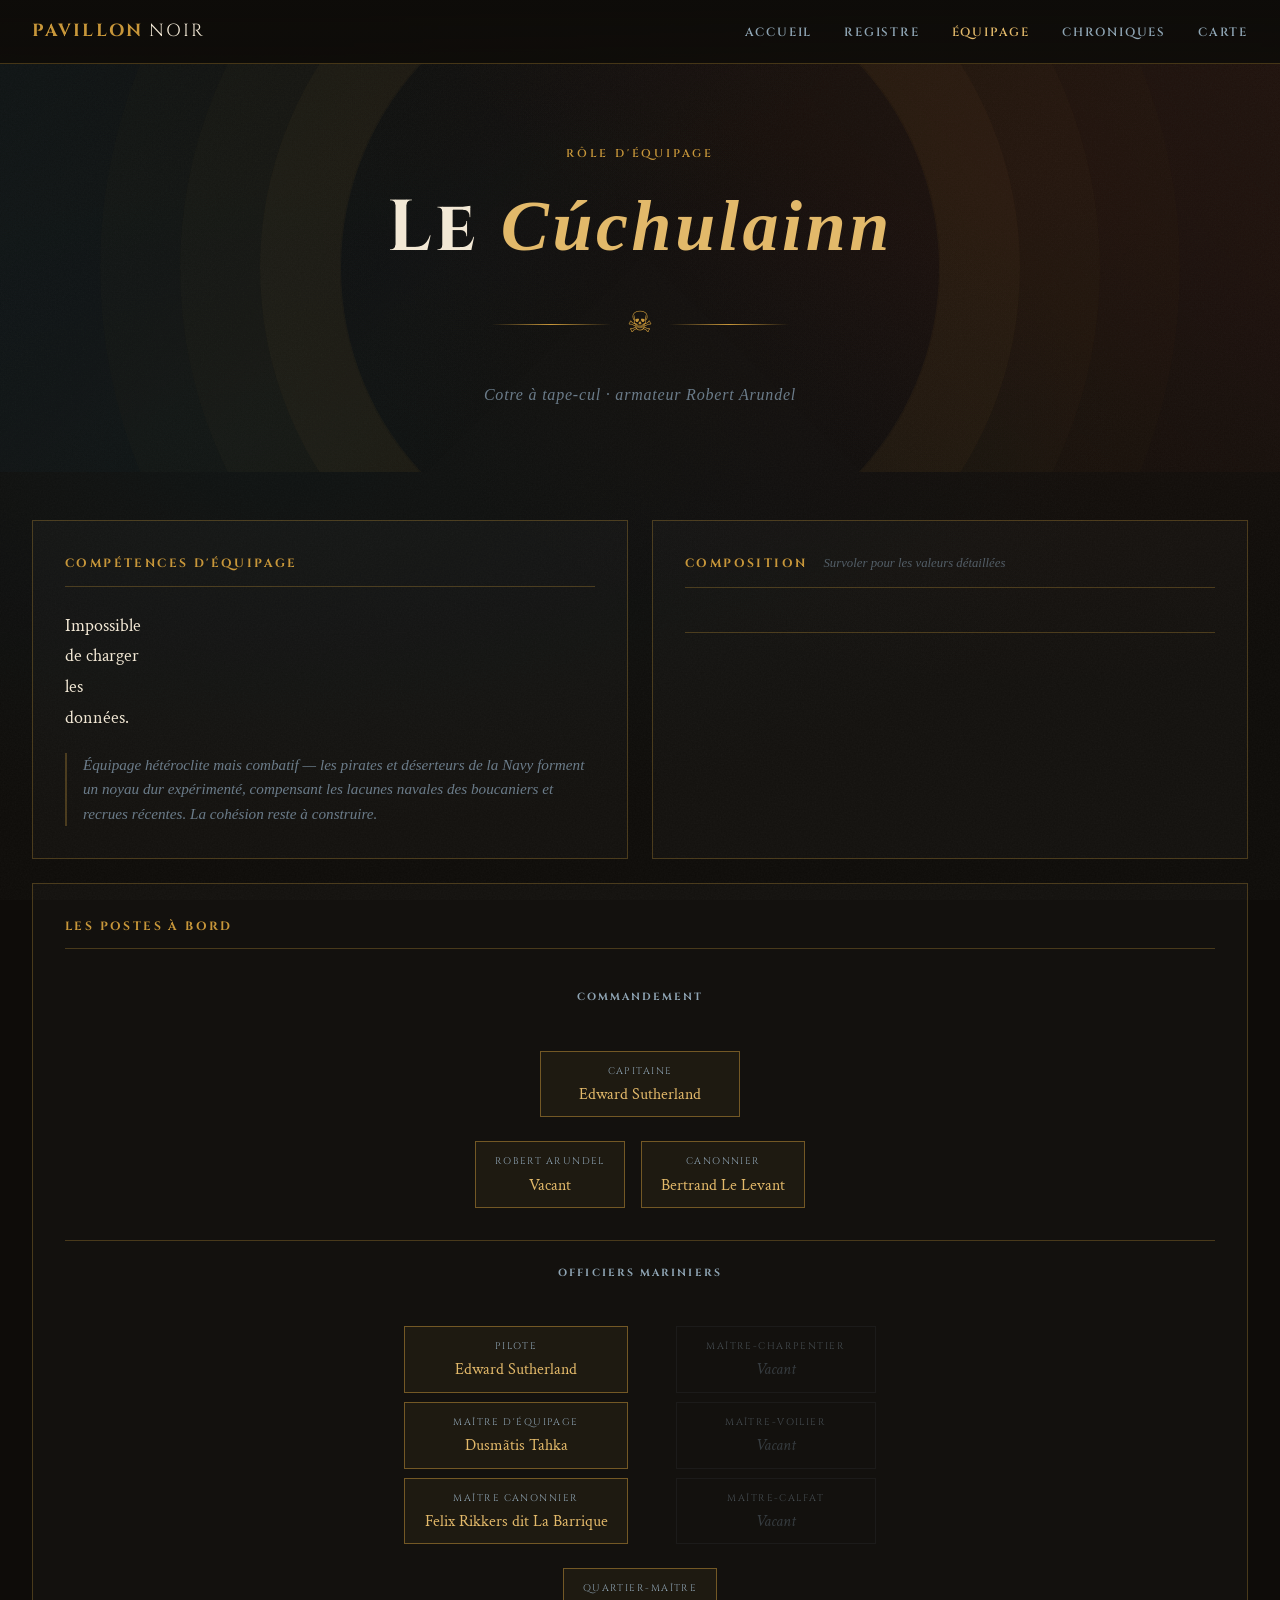
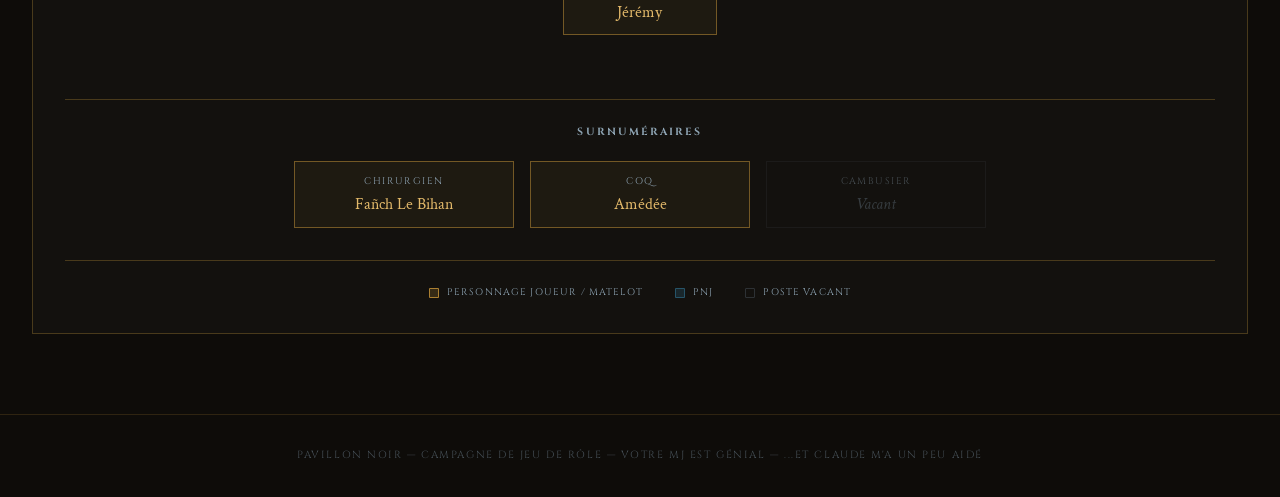
<file: equipage.html>
<!DOCTYPE html>
<html lang="fr">
<head>
  <meta charset="UTF-8">
  <meta name="viewport" content="width=device-width, initial-scale=1.0">
  <title>Pavillon Noir — Le Cúchulainn</title>
  <meta name="description" content="Équipage et état du bord — Le Cúchulainn">
  <link rel="stylesheet" href="css/style.css">
  <link rel="stylesheet" href="css/equipage.css">
  <link rel="icon" href="data:image/svg+xml,<svg xmlns='http://www.w3.org/2000/svg' viewBox='0 0 100 100'><text y='.9em' font-size='90'>🏴‍☠️</text></svg>">
</head>
<body>

  <nav class="site-nav">
    <span class="nav-brand">Pavillon <span>Noir</span></span>
    <ul class="nav-links">
      <li><a href="index.html">Accueil</a></li>
      <li><a href="pnj.html">Registre</a></li>
      <li><a href="equipage.html" class="active">Équipage</a></li>
      <li><a href="chroniques.html">Chroniques</a></li>
      <li><a href="carte.html">Carte</a></li>
    </ul>
  </nav>

  <main>

    <header class="hero hero--ship">
      <div class="hero-content">
        <p class="hero-eyebrow">Rôle d'équipage</p>
        <h1 class="hero-title">Le <em>Cúchulainn</em></h1>
        <div class="hero-divider">
          <span class="hero-divider-icon">☠</span>
        </div>
        <p class="hero-subtitle">Cotre à tape-cul · armateur Robert Arundel</p>
      </div>
    </header>

    <div class="equipage-layout">

      <section class="section-card" id="competences">
        <h2 class="card-title">Compétences d'équipage</h2>
        <div class="stats-grid" id="stats-grid">
          <div class="stat-loading">Chargement…</div>
        </div>
        <p class="stats-appreciation" id="stats-appreciation"></p>
      </section>

      <section class="section-card" id="composition">
        <div class="card-title-row">
          <h2 class="card-title">Composition</h2>
          <span class="card-hint">Survoler pour les valeurs détaillées</span>
        </div>
        <div class="crew-table" id="crew-table"></div>
        <div class="crew-total" id="crew-total"></div>
      </section>

      <section class="section-card section-card--full" id="commandement">
        <h2 class="card-title">Les postes à bord</h2>

        <div class="org-chart">

          <!-- Commandement -->
          <div class="org-section-label org-section-label--first">Commandement</div>

          <div class="org-row org-row--top">
            <div class="org-node org-node--pj">
              <span class="org-poste">Capitaine</span>
              <span class="org-titulaire">Edward Sutherland</span>
            </div>
          </div>

          <div class="org-row">
            <div class="org-node org-node--pj">
              <span class="org-poste">Robert Arundel</span>
              <span class="org-titulaire">Vacant</span>
            </div>
            <div class="org-node org-node--pj">
              <span class="org-poste">Canonnier</span>
              <span class="org-titulaire">Bertrand Le Levant</span>
            </div>
          </div>

          <!-- Officiers mariniers -->
          <div class="org-section-label">Officiers mariniers</div>

          <div class="org-row org-row--maitres">
            <div class="org-col">
              <div class="org-node org-node--pj">
                <span class="org-poste">Pilote</span>
                <span class="org-titulaire">Edward Sutherland</span>
              </div>
              <div class="org-node org-node--pj">
                <span class="org-poste">Maître d'équipage</span>
                <span class="org-titulaire">Dusmãtis Tahka</span>
              </div>
              <div class="org-node org-node--pj">
                <span class="org-poste">Maître Canonnier</span>
                <span class="org-titulaire">Felix Rikkers dit La Barrique</span>
              </div>
            </div>
            <div class="org-col">
              <div class="org-node org-node--vacant">
                <span class="org-poste">Maître-Charpentier</span>
                <span class="org-titulaire">Vacant</span>
              </div>
              <div class="org-node org-node--vacant">
                <span class="org-poste">Maître-Voilier</span>
                <span class="org-titulaire">Vacant</span>
              </div>
              <div class="org-node org-node--vacant">
                <span class="org-poste">Maître-Calfat</span>
                <span class="org-titulaire">Vacant</span>
              </div>
            </div>
          </div>

          <div class="org-row">
            <div class="org-node org-node--pj">
              <span class="org-poste">Quartier-Maître</span>
              <span class="org-titulaire">Jérémy</span>
            </div>
          </div>

        </div>

        <div class="surnumeraires">
          <h3 class="surnumeraires-title">Surnuméraires</h3>
          <div class="surnumeraires-grid">
            <div class="org-node org-node--pj surnum-node">
              <span class="org-poste">Chirurgien</span>
              <span class="org-titulaire">Fañch Le Bihan</span>
            </div>
            <div class="org-node org-node--pj surnum-node">
              <span class="org-poste">Coq</span>
              <span class="org-titulaire">Amédée</span>
            </div>
            <div class="org-node org-node--vacant surnum-node">
              <span class="org-poste">Cambusier</span>
              <span class="org-titulaire">Vacant</span>
            </div>
          </div>
        </div>

        <div class="org-legend">
          <span class="legend-item"><span class="legend-dot legend-dot--pj"></span>Personnage joueur / matelot</span>
          <span class="legend-item"><span class="legend-dot legend-dot--pnj"></span>PNJ</span>
          <span class="legend-item"><span class="legend-dot legend-dot--vacant"></span>Poste vacant</span>
        </div>

      </section>

    </div>
  </main>

  <footer>
    <p>Pavillon Noir &mdash; Campagne de jeu de rôle &mdash; Votre MJ est génial &mdash; ...et Claude m'a un peu aidé</p>
  </footer>

  <script src="js/equipage.js"></script>
  <script src="js/audio.js"></script>
  <script>audioInit('ost/equipage.mp3');</script>
  <script src="js/mobile-nav.js"></script>

</body>
</html>
</file>
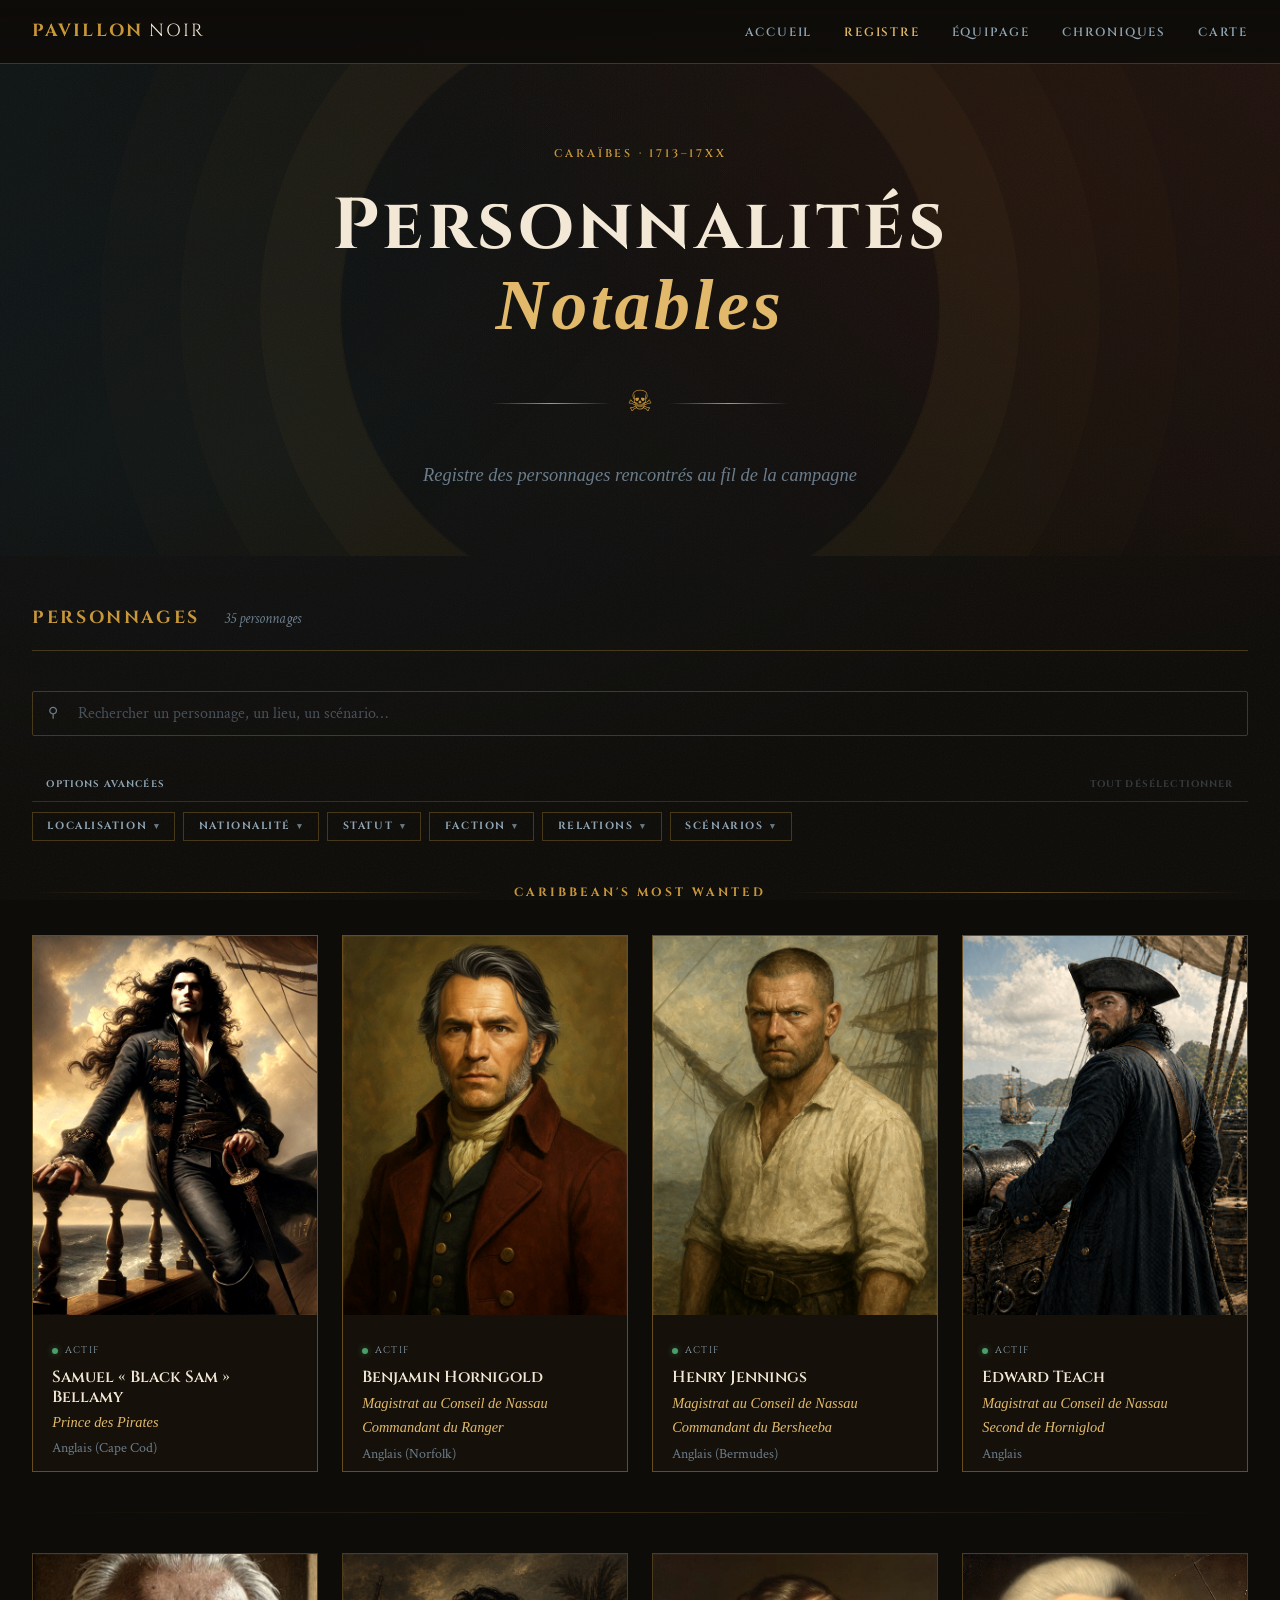
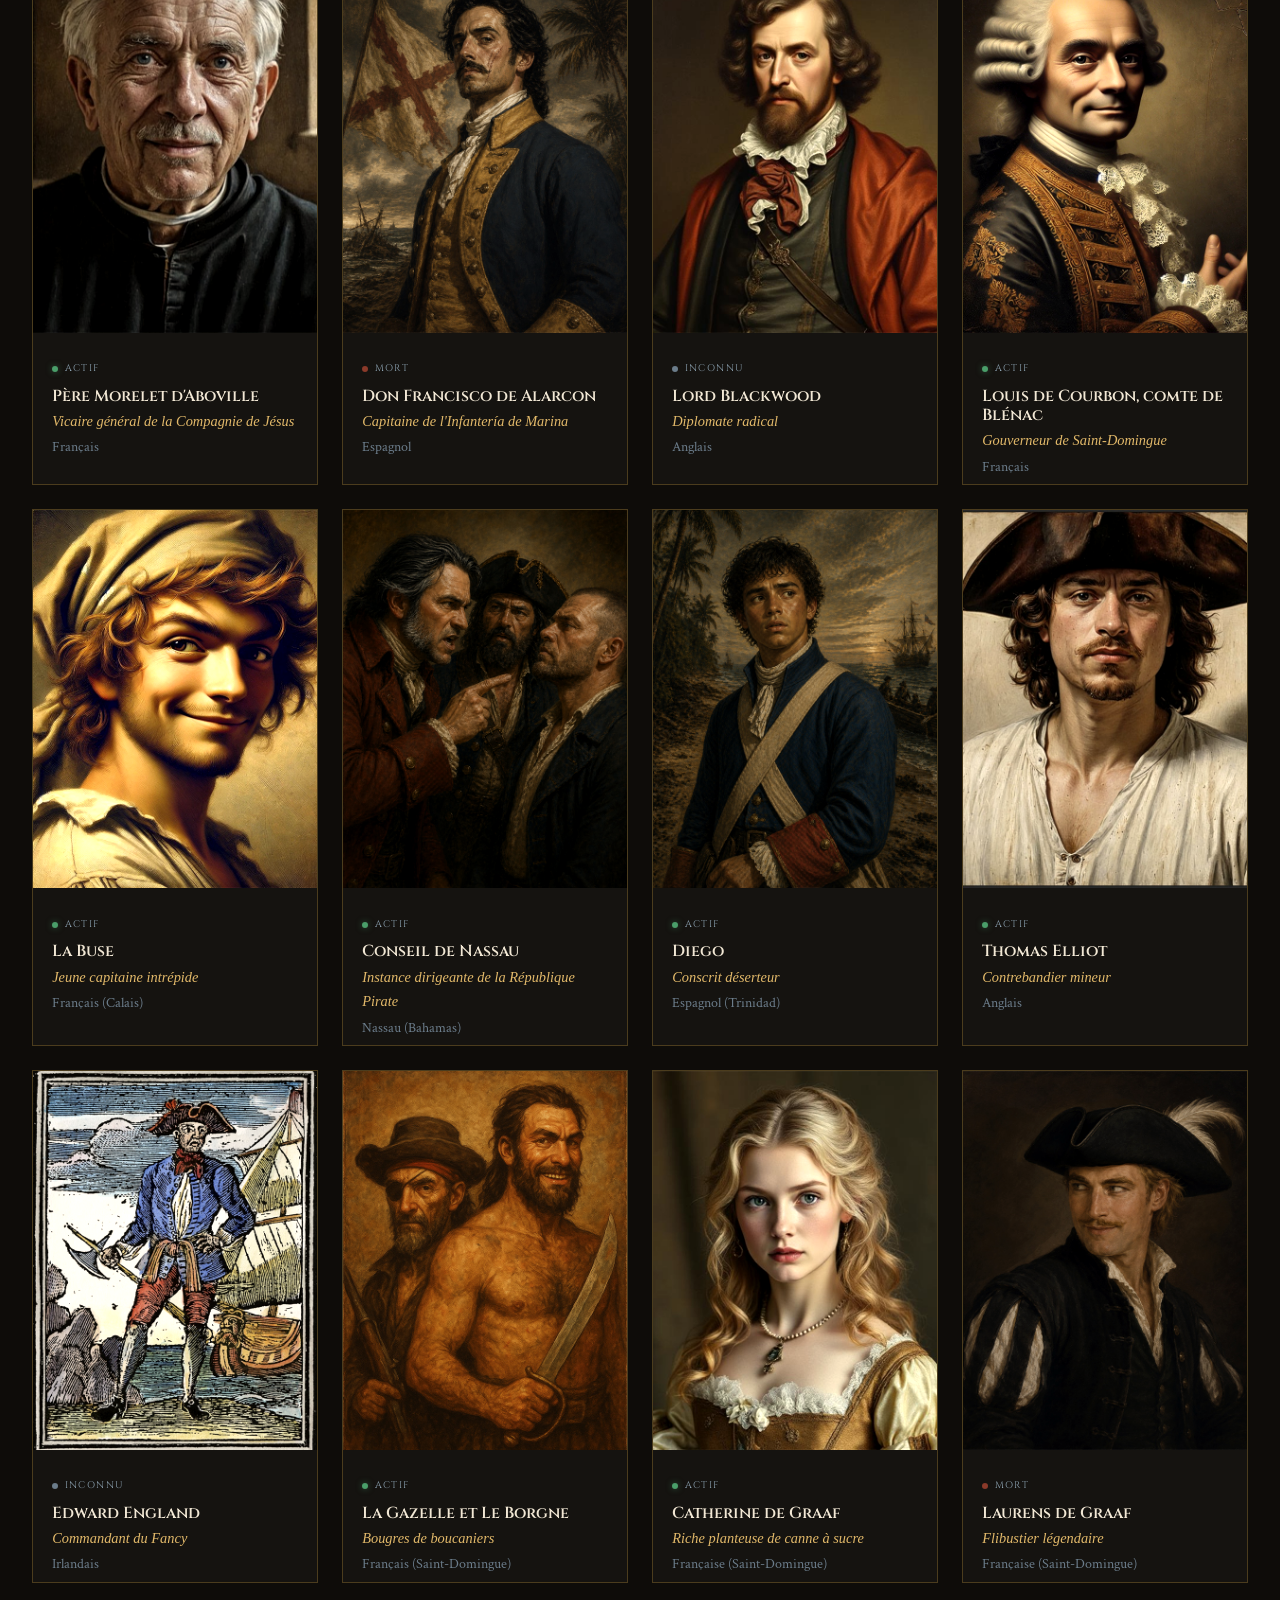
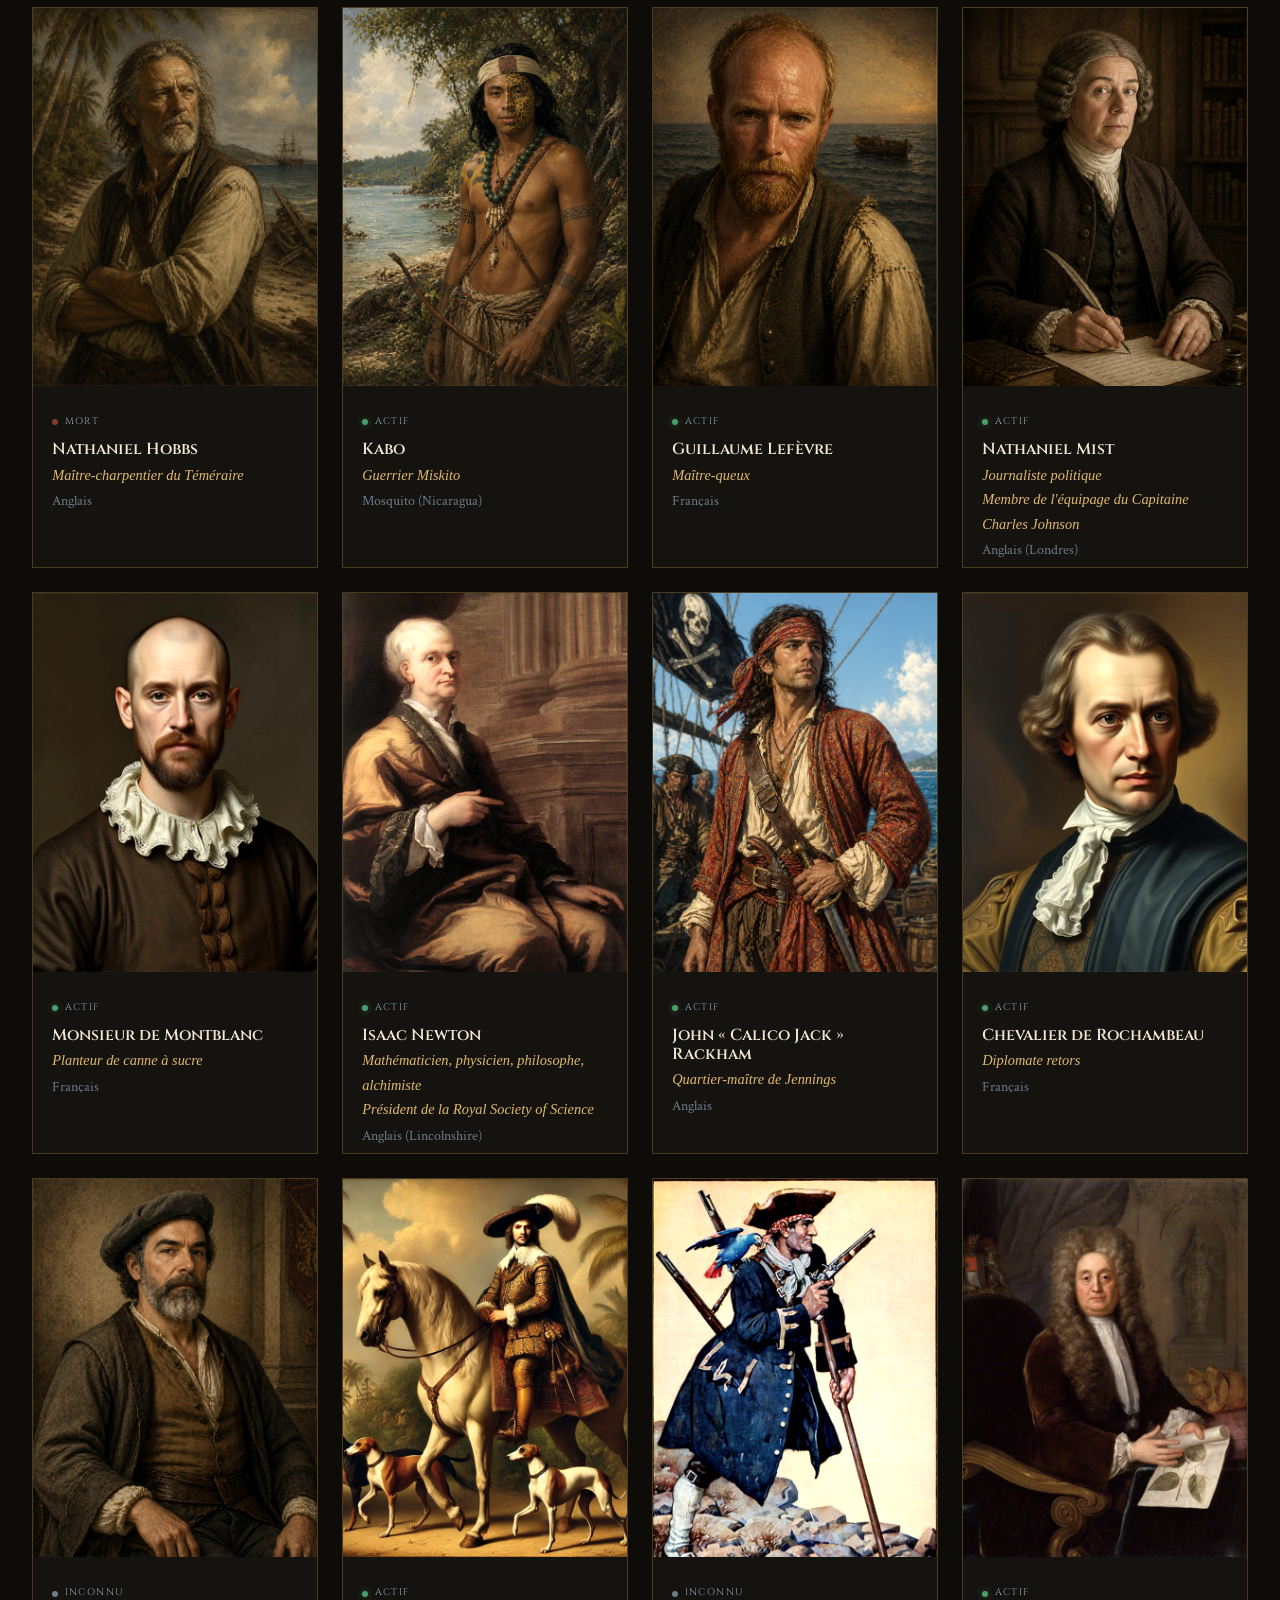
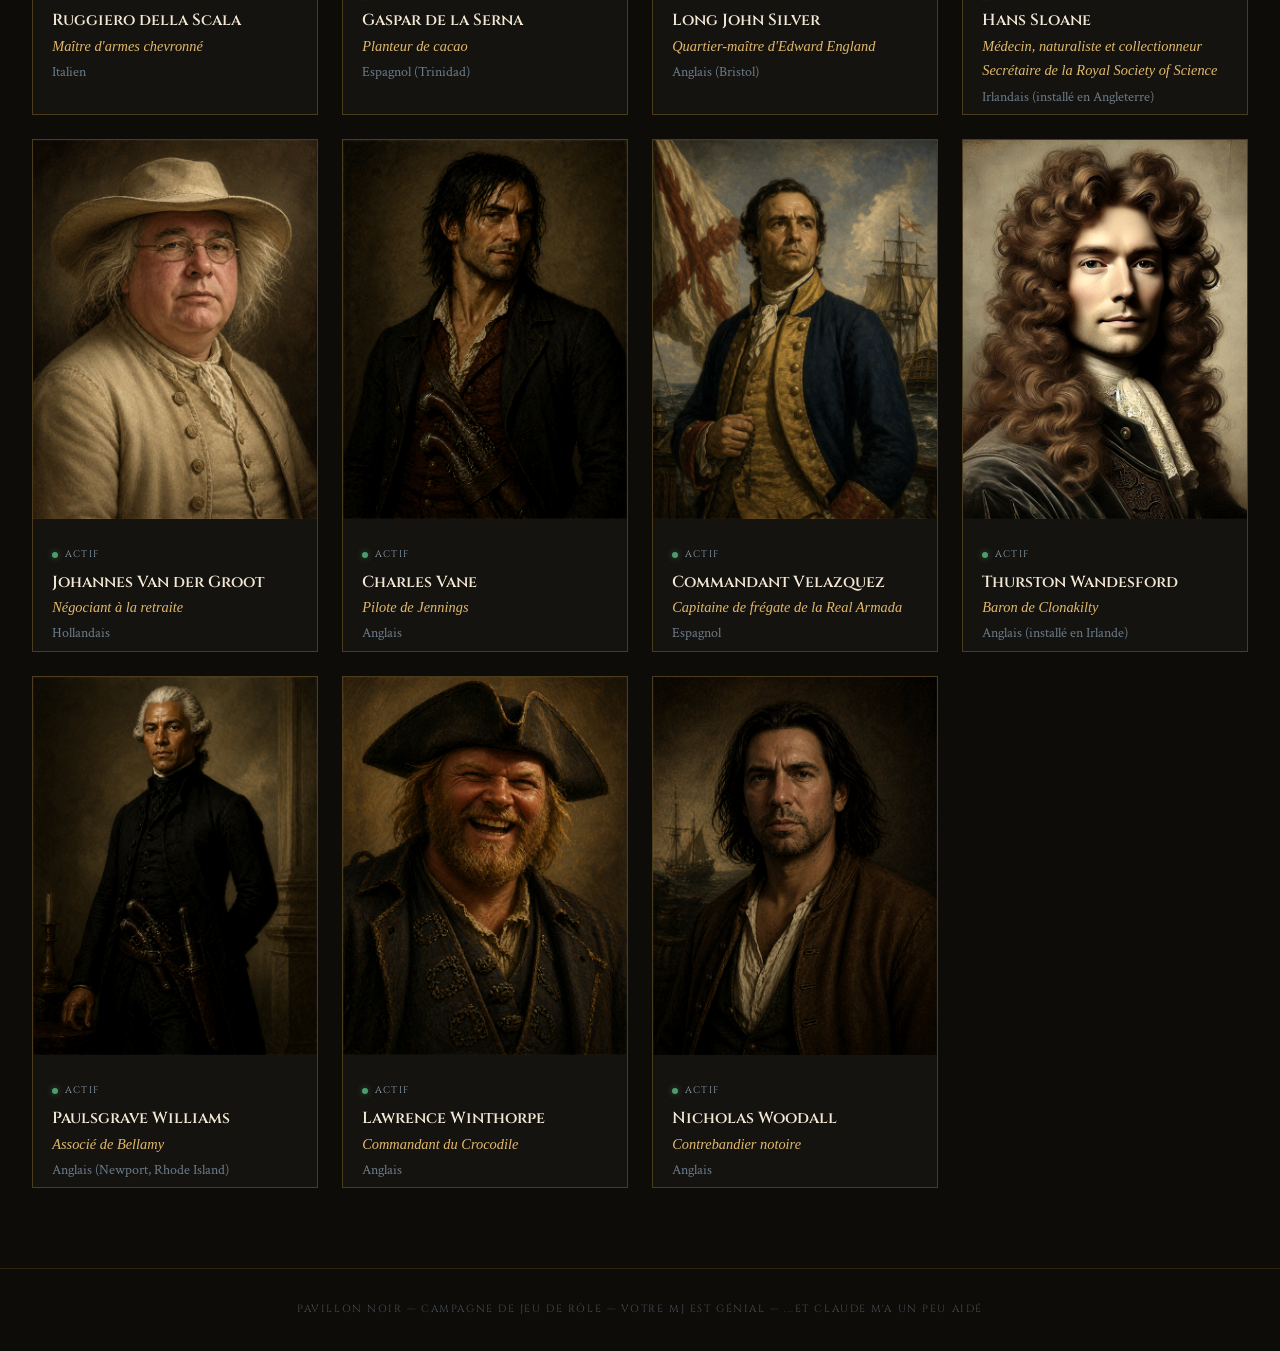
<file: pnj.html>
<!DOCTYPE html>
<html lang="fr">
<head>
  <meta charset="UTF-8">
  <meta name="viewport" content="width=device-width, initial-scale=1.0">
  <title>Pavillon Noir — Registre</title>
  <meta name="description" content="Site de campagne Pavillon Noir — Registre des personnages, aides de jeu et résumés de sessions.">
  <link rel="stylesheet" href="css/style.css">
  <link rel="stylesheet" href="css/pnj.css">
  <link rel="icon" href="data:image/svg+xml,<svg xmlns='http://www.w3.org/2000/svg' viewBox='0 0 100 100'><text y='.9em' font-size='90'>🏴‍☠️</text></svg>">
</head>
<body>

  <!-- Navigation -->
  <nav class="site-nav">
    <span class="nav-brand">Pavillon <span>Noir</span></span>
    <ul class="nav-links">
      <li><a href="index.html">Accueil</a></li>
      <li><a href="pnj.html" class="active">Registre</a></li>
      <li><a href="equipage.html">Équipage</a></li>
      <li><a href="chroniques.html">Chroniques</a></li>
      <li><a href="carte.html">Carte</a></li>
    </ul>
  </nav>

  <main>

    <!-- Hero -->
    <header class="hero">
      <div class="hero-content">
        <p class="hero-eyebrow">Caraïbes · 1713–17XX</p>
        <h1 class="hero-title">Personnalités <em>Notables</em></h1>
        <div class="hero-divider">
          <span class="hero-divider-icon">☠</span>
        </div>
        <p class="hero-subtitle">
          Registre des personnages rencontrés au fil de la campagne
        </p>
      </div>
    </header>

    <!-- Registre PNJ -->
    <section class="section" id="registre">
      <div class="section-header">
        <h2 class="section-title">Personnages</h2>
        <div class="section-count-wrap">
          <span class="section-count" id="pnj-count"></span>
          <div class="section-count-tags" id="section-count-tags"></div>
        </div>
      </div>
      <div class="active-filters-wrap" id="active-filters-wrap"></div>

      <!-- Contrôles -->
      <div class="controls">
        <div class="search-wrapper">
          <span class="search-icon">⚲</span>
          <span class="search-suggestion" id="search-suggestion"></span>
          <input
            type="search"
            id="search-input"
            class="search-input"
            placeholder="Rechercher un personnage, un lieu, un scénario…"
            autocomplete="off"
            spellcheck="false"
          >
        </div>
      </div>

      <div id="filter-tags"></div>

      <!-- Grille -->
      <div class="pnj-container" id="pnj-grid"></div>
    </section>

  </main>

  <!-- Modal -->
  <div class="modal-overlay" id="modal-overlay" role="dialog" aria-modal="true">
    <div class="modal" id="modal"></div>
  </div>

  <!-- Footer -->
  <footer>
    <p>Pavillon Noir &mdash; Campagne de jeu de rôle &mdash; Votre MJ est génial &mdash; ...et Claude m'a un peu aidé</p>
  </footer>

  <script src="js/pnj-data.js"></script>
  <script src="js/pnj.js"></script>
  <script src="js/audio.js"></script>
  <script>audioInit('ost/registre.mp3');</script>
  <script src="js/mobile-nav.js"></script>

</body>
</html>
</file>
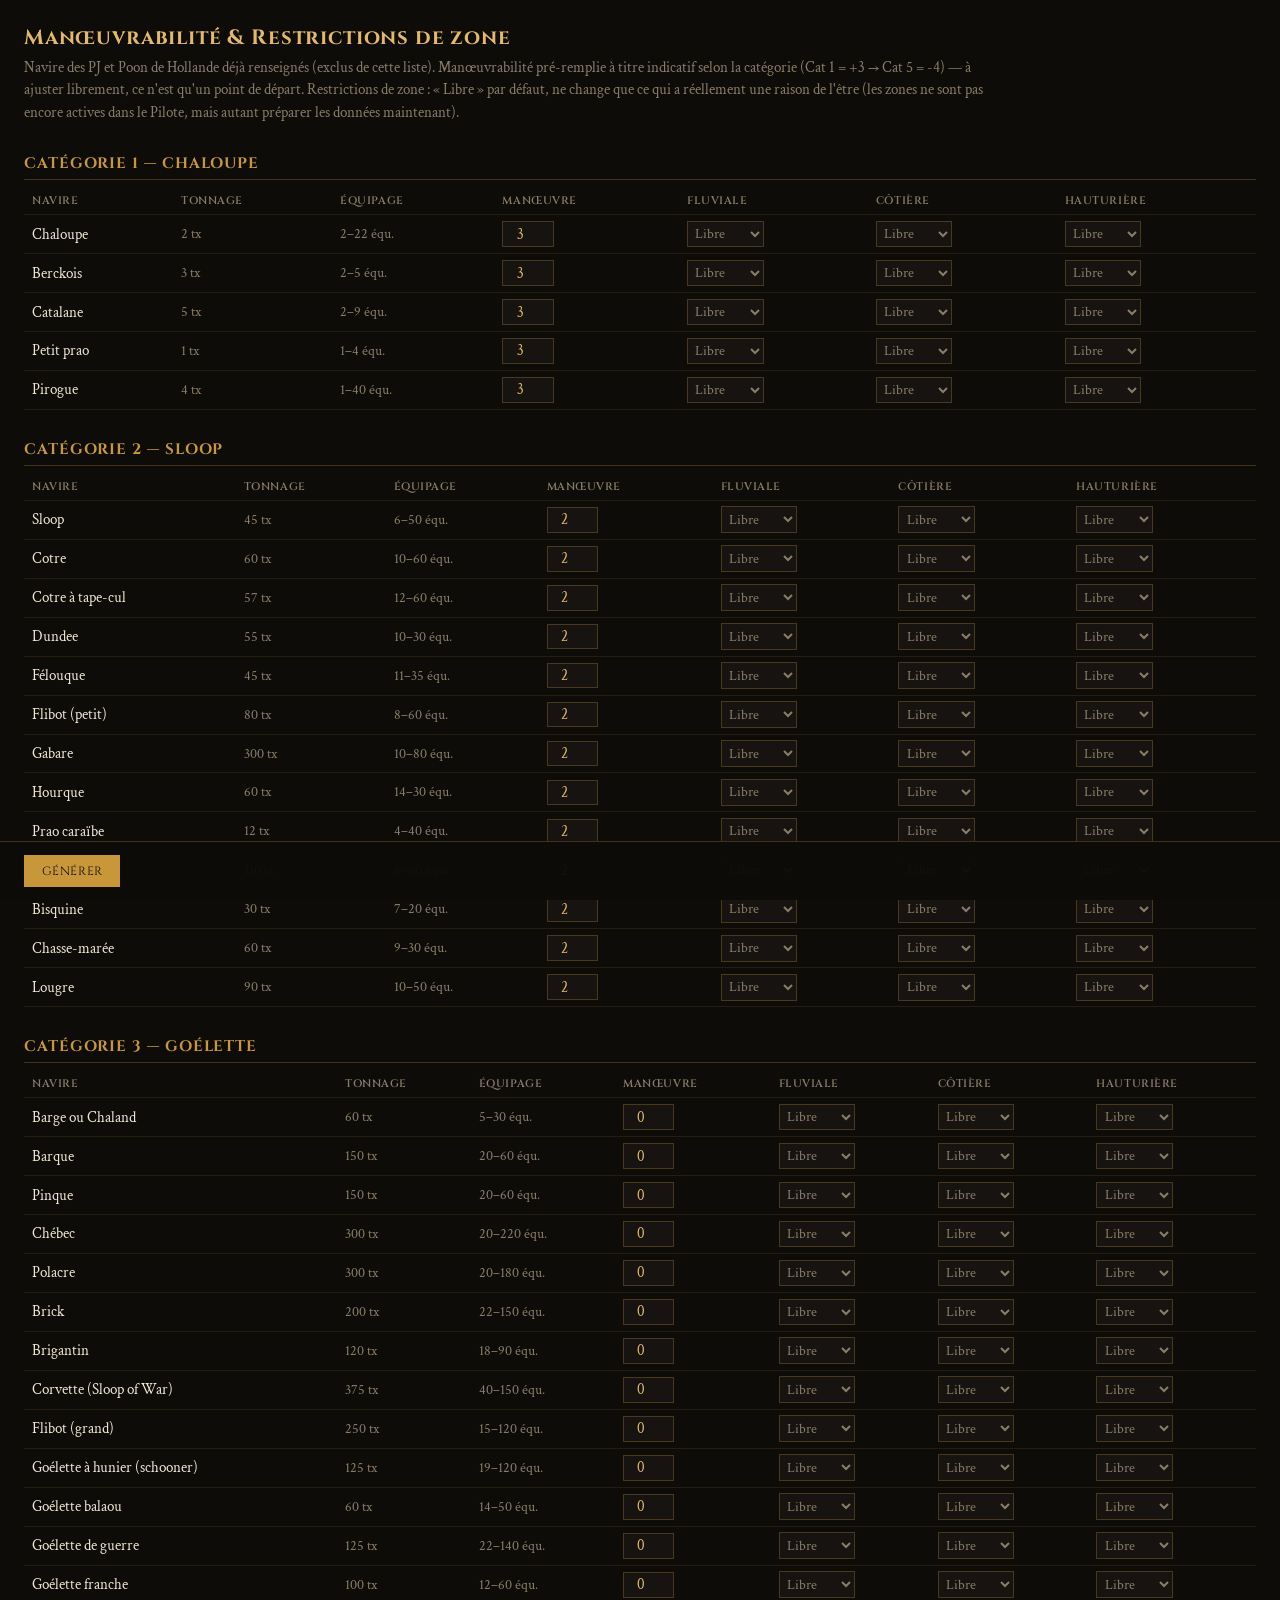
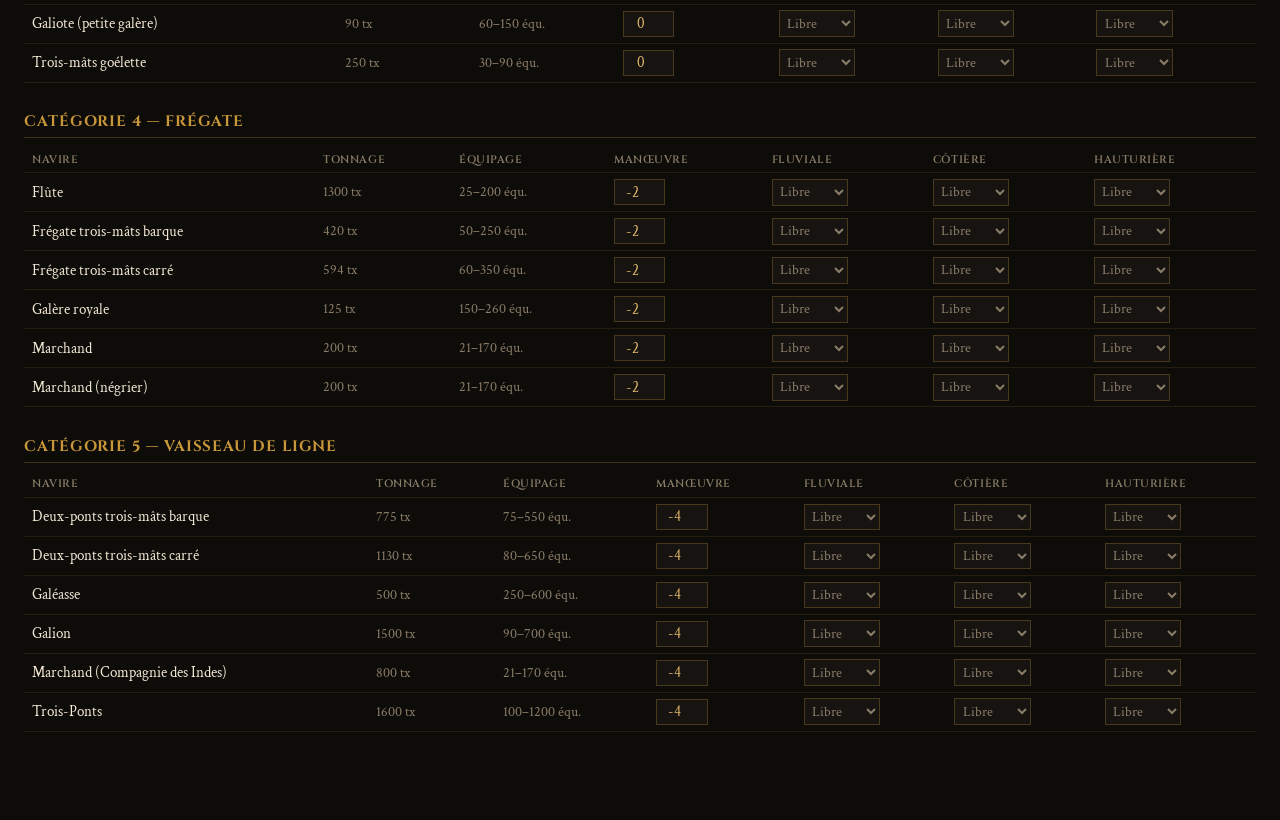
<file: Archives/manoeuvrabilite-editor.html>
<!DOCTYPE html>
<html lang="fr">
<head>
<meta charset="UTF-8">
<meta name="viewport" content="width=device-width, initial-scale=1.0">
<title>Éditeur Manœuvrabilité &amp; Restrictions — Pavillon Noir</title>
<link rel="preconnect" href="https://fonts.googleapis.com">
<link rel="stylesheet" href="https://fonts.googleapis.com/css2?family=Cinzel:wght@400;600;700&family=Crimson+Text:ital,wght@0,400;0,600;1,400&display=swap">
<style>
  :root {
    --ink: #0e0c09; --ink2: #161310;
    --parchment: #f2e8d5; --parchment2: #e8d9bc;
    --gold: #c8973a; --gold-light: #e2b96a;
    --border: rgba(200,151,58,0.28);
    --text: #d8cbb5; --text-dim: #8a7d68;
    --bonus: #8fd0a6; --alerte: #f08a78;
  }
  * { box-sizing: border-box; }
  body {
    background: var(--ink); color: var(--text);
    font-family: 'Crimson Text', Georgia, serif; font-size: 15px;
    margin: 0; padding: 1.5rem 1.5rem 5rem;
  }
  h1 {
    font-family: 'Cinzel', serif; font-size: 1.3rem; color: var(--gold-light);
    letter-spacing: 0.04em; margin: 0 0 0.3rem;
  }
  p.intro { color: var(--text-dim); max-width: 60rem; margin: 0 0 1.2rem; line-height: 1.5; }
  h2 {
    font-family: 'Cinzel', serif; font-size: 0.95rem; color: var(--gold);
    letter-spacing: 0.06em; text-transform: uppercase;
    margin: 1.8rem 0 0.5rem; padding-bottom: 0.3rem;
    border-bottom: 1px solid var(--border);
  }
  table { width: 100%; border-collapse: collapse; margin-bottom: 0.5rem; }
  th, td { padding: 0.35rem 0.5rem; text-align: left; border-bottom: 1px solid rgba(200,151,58,0.12); }
  th { font-family: 'Cinzel', serif; font-size: 0.68rem; letter-spacing: 0.05em; text-transform: uppercase; color: var(--text-dim); font-weight: 600; }
  td.nom { color: var(--parchment); }
  td.ctx { color: var(--text-dim); font-size: 0.85rem; white-space: nowrap; }
  input[type=number] {
    width: 3.2rem; background: var(--ink2); border: 1px solid var(--border);
    color: var(--gold-light); font-family: 'Crimson Text', serif; font-size: 0.95rem;
    padding: 0.15rem 0.3rem; text-align: center;
  }
  select {
    background: var(--ink2); border: 1px solid var(--border); color: var(--text);
    font-family: 'Crimson Text', serif; font-size: 0.85rem; padding: 0.15rem 0.2rem;
  }
  select.mod-libre { color: var(--text-dim); }
  select.mod-malus { color: var(--alerte); }
  select.mod-interdit { color: var(--alerte); font-weight: 600; }
  #barre {
    position: fixed; bottom: 0; left: 0; right: 0; z-index: 10;
    background: rgba(14,12,9,0.97); border-top: 1px solid var(--border);
    padding: 0.8rem 1.5rem; display: flex; gap: 0.8rem; align-items: center;
  }
  button {
    font-family: 'Cinzel', serif; font-size: 0.75rem; letter-spacing: 0.05em; text-transform: uppercase;
    background: var(--gold); color: var(--ink); border: 0; padding: 0.5rem 1.1rem; cursor: pointer;
  }
  button:hover { background: var(--gold-light); }
  #statut { color: var(--text-dim); font-size: 0.85rem; }
  #sortie {
    width: 100%; height: 10rem; margin-top: 0.6rem; background: var(--ink2);
    color: var(--bonus); font-family: 'Consolas', monospace; font-size: 0.78rem;
    border: 1px solid var(--border); padding: 0.6rem; display: none;
  }
</style>
</head>
<body>

<h1>Manœuvrabilité &amp; Restrictions de zone</h1>
<p class="intro">
  Navire des PJ et Poon de Hollande déjà renseignés (exclus de cette liste).
  Manœuvrabilité pré-remplie à titre indicatif selon la catégorie (Cat 1 = +3 → Cat 5 = -4) —
  à ajuster librement, ce n'est qu'un point de départ. Restrictions de zone : « Libre » par défaut,
  ne change que ce qui a réellement une raison de l'être (les zones ne sont pas encore actives
  dans le Pilote, mais autant préparer les données maintenant).
</p>

<div id="tables"></div>

<div id="barre">
  <button id="btn-generer">Générer</button>
  <span id="statut"></span>
</div>
<textarea id="sortie" readonly></textarea>

<script>
const SHIPS = [{"id":"chaloupe","nom":"Chaloupe","cat":1,"tonnageTotal":2,"equipMin":2,"equipMax":22,"manoeuvrabilite":null,"restrictionNav":null},{"id":"berckois","nom":"Berckois","cat":1,"tonnageTotal":3,"equipMin":2,"equipMax":5,"manoeuvrabilite":null,"restrictionNav":null},{"id":"catalane","nom":"Catalane","cat":1,"tonnageTotal":5,"equipMin":2,"equipMax":9,"manoeuvrabilite":null,"restrictionNav":null},{"id":"petit_prao","nom":"Petit prao","cat":1,"tonnageTotal":1,"equipMin":1,"equipMax":4,"manoeuvrabilite":null,"restrictionNav":null},{"id":"pirogue","nom":"Pirogue","cat":1,"tonnageTotal":4,"equipMin":1,"equipMax":40,"manoeuvrabilite":null,"restrictionNav":null},{"id":"sloop","nom":"Sloop","cat":2,"tonnageTotal":45,"equipMin":6,"equipMax":50,"manoeuvrabilite":null,"restrictionNav":null},{"id":"cotre","nom":"Cotre","cat":2,"tonnageTotal":60,"equipMin":10,"equipMax":60,"manoeuvrabilite":null,"restrictionNav":null},{"id":"cotre_a_tape_cul","nom":"Cotre à tape-cul","cat":2,"tonnageTotal":57,"equipMin":12,"equipMax":60,"manoeuvrabilite":null,"restrictionNav":null},{"id":"dundee","nom":"Dundee","cat":2,"tonnageTotal":55,"equipMin":10,"equipMax":30,"manoeuvrabilite":null,"restrictionNav":null},{"id":"felouque","nom":"Félouque","cat":2,"tonnageTotal":45,"equipMin":11,"equipMax":35,"manoeuvrabilite":null,"restrictionNav":null},{"id":"flibot_petit","nom":"Flibot (petit)","cat":2,"tonnageTotal":80,"equipMin":8,"equipMax":60,"manoeuvrabilite":null,"restrictionNav":null},{"id":"gabare","nom":"Gabare","cat":2,"tonnageTotal":300,"equipMin":10,"equipMax":80,"manoeuvrabilite":null,"restrictionNav":null},{"id":"hourque","nom":"Hourque","cat":2,"tonnageTotal":60,"equipMin":14,"equipMax":30,"manoeuvrabilite":null,"restrictionNav":null},{"id":"prao_caraibe","nom":"Prao caraïbe","cat":2,"tonnageTotal":12,"equipMin":4,"equipMax":40,"manoeuvrabilite":null,"restrictionNav":null},{"id":"tartane","nom":"Tartane","cat":2,"tonnageTotal":110,"equipMin":8,"equipMax":60,"manoeuvrabilite":null,"restrictionNav":null},{"id":"bisquine","nom":"Bisquine","cat":2,"tonnageTotal":30,"equipMin":7,"equipMax":20,"manoeuvrabilite":null,"restrictionNav":null},{"id":"chasse_maree","nom":"Chasse-marée","cat":2,"tonnageTotal":60,"equipMin":9,"equipMax":30,"manoeuvrabilite":null,"restrictionNav":null},{"id":"lougre","nom":"Lougre","cat":2,"tonnageTotal":90,"equipMin":10,"equipMax":50,"manoeuvrabilite":null,"restrictionNav":null},{"id":"barge_chaland","nom":"Barge ou Chaland","cat":3,"tonnageTotal":60,"equipMin":5,"equipMax":30,"manoeuvrabilite":null,"restrictionNav":null},{"id":"barque","nom":"Barque","cat":3,"tonnageTotal":150,"equipMin":20,"equipMax":60,"manoeuvrabilite":null,"restrictionNav":null},{"id":"pinque","nom":"Pinque","cat":3,"tonnageTotal":150,"equipMin":20,"equipMax":60,"manoeuvrabilite":null,"restrictionNav":null},{"id":"chebec","nom":"Chébec","cat":3,"tonnageTotal":300,"equipMin":20,"equipMax":220,"manoeuvrabilite":null,"restrictionNav":null},{"id":"polacre","nom":"Polacre","cat":3,"tonnageTotal":300,"equipMin":20,"equipMax":180,"manoeuvrabilite":null,"restrictionNav":null},{"id":"brick","nom":"Brick","cat":3,"tonnageTotal":200,"equipMin":22,"equipMax":150,"manoeuvrabilite":null,"restrictionNav":null},{"id":"brigantin","nom":"Brigantin","cat":3,"tonnageTotal":120,"equipMin":18,"equipMax":90,"manoeuvrabilite":null,"restrictionNav":null},{"id":"corvette","nom":"Corvette (Sloop of War)","cat":3,"tonnageTotal":375,"equipMin":40,"equipMax":150,"manoeuvrabilite":null,"restrictionNav":null},{"id":"flibot_grand","nom":"Flibot (grand)","cat":3,"tonnageTotal":250,"equipMin":15,"equipMax":120,"manoeuvrabilite":null,"restrictionNav":null},{"id":"goelete_a_hunier","nom":"Goélette à hunier (schooner)","cat":3,"tonnageTotal":125,"equipMin":19,"equipMax":120,"manoeuvrabilite":null,"restrictionNav":null},{"id":"goelete_balaou","nom":"Goélette balaou","cat":3,"tonnageTotal":60,"equipMin":14,"equipMax":50,"manoeuvrabilite":null,"restrictionNav":null},{"id":"goelete_de_guerre","nom":"Goélette de guerre","cat":3,"tonnageTotal":125,"equipMin":22,"equipMax":140,"manoeuvrabilite":null,"restrictionNav":null},{"id":"goelete_franche","nom":"Goélette franche","cat":3,"tonnageTotal":100,"equipMin":12,"equipMax":60,"manoeuvrabilite":null,"restrictionNav":null},{"id":"galiote","nom":"Galiote (petite galère)","cat":3,"tonnageTotal":90,"equipMin":60,"equipMax":150,"manoeuvrabilite":null,"restrictionNav":null},{"id":"trois_mats_goelete","nom":"Trois-mâts goélette","cat":3,"tonnageTotal":250,"equipMin":30,"equipMax":90,"manoeuvrabilite":null,"restrictionNav":null},{"id":"flute","nom":"Flûte","cat":4,"tonnageTotal":1300,"equipMin":25,"equipMax":200,"manoeuvrabilite":null,"restrictionNav":null},{"id":"fregate_trois_mats_barque","nom":"Frégate trois-mâts barque","cat":4,"tonnageTotal":420,"equipMin":50,"equipMax":250,"manoeuvrabilite":null,"restrictionNav":null},{"id":"fregate_trois_mats_carre","nom":"Frégate trois-mâts carré","cat":4,"tonnageTotal":594,"equipMin":60,"equipMax":350,"manoeuvrabilite":null,"restrictionNav":null},{"id":"galere_royale","nom":"Galère royale","cat":4,"tonnageTotal":125,"equipMin":150,"equipMax":260,"manoeuvrabilite":null,"restrictionNav":null},{"id":"marchand","nom":"Marchand","cat":4,"tonnageTotal":200,"equipMin":21,"equipMax":170,"manoeuvrabilite":null,"restrictionNav":null},{"id":"marchand_negrier","nom":"Marchand (négrier)","cat":4,"tonnageTotal":200,"equipMin":21,"equipMax":170,"manoeuvrabilite":null,"restrictionNav":null},{"id":"deux_ponts_trois_mats_barque","nom":"Deux-ponts trois-mâts barque","cat":5,"tonnageTotal":775,"equipMin":75,"equipMax":550,"manoeuvrabilite":null,"restrictionNav":null},{"id":"deux_ponts_trois_mats_carre","nom":"Deux-ponts trois-mâts carré","cat":5,"tonnageTotal":1130,"equipMin":80,"equipMax":650,"manoeuvrabilite":null,"restrictionNav":null},{"id":"galeasse","nom":"Galéasse","cat":5,"tonnageTotal":500,"equipMin":250,"equipMax":600,"manoeuvrabilite":null,"restrictionNav":null},{"id":"galion","nom":"Galion","cat":5,"tonnageTotal":1500,"equipMin":90,"equipMax":700,"manoeuvrabilite":null,"restrictionNav":null},{"id":"marchand_compagnie_indes","nom":"Marchand (Compagnie des Indes)","cat":5,"tonnageTotal":800,"equipMin":21,"equipMax":170,"manoeuvrabilite":null,"restrictionNav":null},{"id":"trois_ponts","nom":"Trois-Ponts","cat":5,"tonnageTotal":1600,"equipMin":100,"equipMax":1200,"manoeuvrabilite":null,"restrictionNav":null}];

const SUGGESTION_PAR_CATEGORIE = { 1: 3, 2: 2, 3: 0, 4: -2, 5: -4 };
const LABELS_CAT = { 1: 'Catégorie 1 — Chaloupe', 2: 'Catégorie 2 — Sloop', 3: 'Catégorie 3 — Goélette', 4: 'Catégorie 4 — Frégate', 5: 'Catégorie 5 — Vaisseau de ligne' };
const OPTIONS_ZONE = [
  { v: '0', label: 'Libre' },
  { v: '-1', label: 'Malus -1' },
  { v: '-2', label: 'Malus -2' },
  { v: '-3', label: 'Malus -3' },
  { v: 'interdit', label: 'Interdit' },
];

function classeSelect(v) {
  if (v === 'interdit') return 'mod-interdit';
  if (v === '0') return 'mod-libre';
  return 'mod-malus';
}

function ligne(s) {
  const suggestion = SUGGESTION_PAR_CATEGORIE[s.cat] ?? 0;
  const zones = ['fluviale', 'cotiere', 'hauturiere'];
  const zoneCells = zones.map(z => {
    const val = s.restrictionNav && s.restrictionNav[z] !== undefined
      ? String(s.restrictionNav[z]) : '0';
    const options = OPTIONS_ZONE.map(o =>
      `<option value="${o.v}" ${o.v === val ? 'selected' : ''}>${o.label}</option>`
    ).join('');
    return `<td><select data-zone="${z}" data-id="${s.id}" class="${classeSelect(val)}"
      onchange="this.className=classeSelect(this.value)">${options}</select></td>`;
  }).join('');
  return `<tr>
    <td class="nom">${s.nom}</td>
    <td class="ctx">${s.tonnageTotal ?? '—'} tx</td>
    <td class="ctx">${s.equipMin ?? '—'}–${s.equipMax ?? '—'} équ.</td>
    <td><input type="number" data-manoeuvre data-id="${s.id}" value="${suggestion}" step="1"></td>
    ${zoneCells}
  </tr>`;
}

function rendre() {
  const parCategorie = new Map();
  SHIPS.forEach(s => {
    if (!parCategorie.has(s.cat)) parCategorie.set(s.cat, []);
    parCategorie.get(s.cat).push(s);
  });
  const conteneur = document.getElementById('tables');
  conteneur.innerHTML = [...parCategorie.entries()].sort((a, b) => a[0] - b[0]).map(([cat, navires]) => `
    <h2>${LABELS_CAT[cat] || 'Catégorie ' + cat}</h2>
    <table>
      <thead><tr>
        <th>Navire</th><th>Tonnage</th><th>Équipage</th><th>Manœuvre</th>
        <th>Fluviale</th><th>Côtière</th><th>Hauturière</th>
      </tr></thead>
      <tbody>${navires.map(ligne).join('')}</tbody>
    </table>
  `).join('');
}

function genererSortie() {
  const resultat = SHIPS.map(s => {
    const manoeuvre = document.querySelector(`input[data-manoeuvre][data-id="${s.id}"]`);
    const restrictionNav = {};
    ['fluviale', 'cotiere', 'hauturiere'].forEach(z => {
      const sel = document.querySelector(`select[data-zone="${z}"][data-id="${s.id}"]`);
      if (sel && sel.value !== '0') {
        restrictionNav[z] = sel.value === 'interdit' ? 'interdit' : Number(sel.value);
      }
    });
    return {
      id: s.id,
      manoeuvrabilite: manoeuvre ? Number(manoeuvre.value) : 0,
      restrictionNav: Object.keys(restrictionNav).length ? restrictionNav : undefined,
    };
  });
  const zone = document.getElementById('sortie');
  zone.style.display = 'block';
  zone.value = JSON.stringify(resultat, null, 2);
  zone.select();
  document.getElementById('statut').textContent = `${resultat.length} navires — copie le contenu ci-dessus et colle-le dans le chat.`;
}

document.getElementById('btn-generer').addEventListener('click', genererSortie);
rendre();
</script>
</body>
</html>
</file>
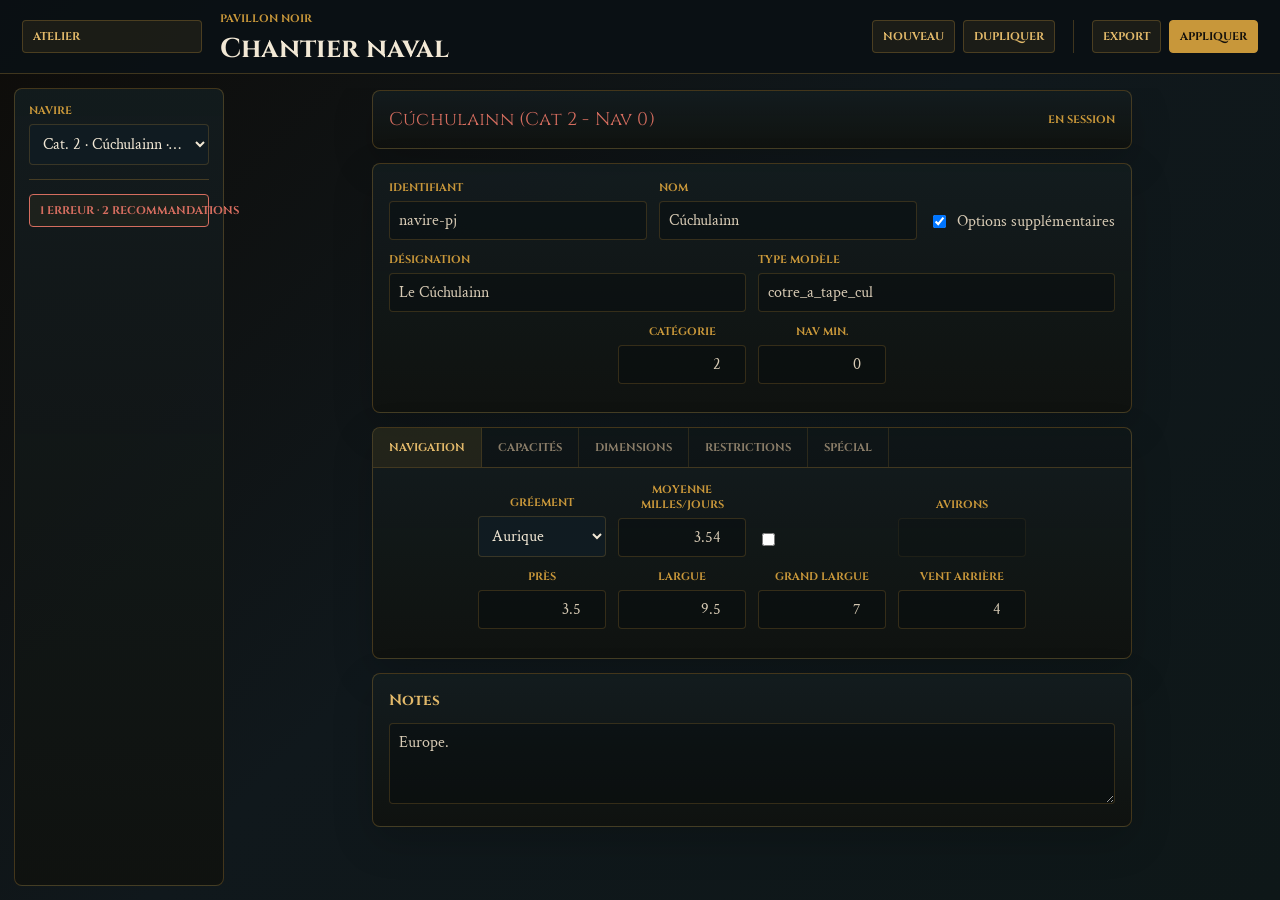
<file: tools/chantier-naval.html>
<!DOCTYPE html>
<html lang="fr">

<head>
  <meta charset="UTF-8">
  <meta name="viewport" content="width=device-width, initial-scale=1.0">
  <title>Chantier naval — Pavillon Noir</title>
  <link rel="preconnect" href="https://fonts.googleapis.com">
  <link rel="stylesheet"
    href="https://fonts.googleapis.com/css2?family=Cinzel:wght@400;600;700&family=Crimson+Text:ital,wght@0,400;0,600;1,400&display=swap">
  <link rel="stylesheet" href="chantier-naval.css">
</head>

<body>
  <header class="shipyard-topbar">
    <a class="shipyard-link" href="tools-index.html">Atelier</a>
    <div class="shipyard-title">
      <span>Pavillon Noir</span>
      <h1>Chantier naval</h1>
    </div>
    <div class="shipyard-actions">
      <div class="action-group">
        <button id="btn-new" type="button">Nouveau</button>
        <button id="btn-duplicate" type="button">Dupliquer</button>
      </div>
      <div class="action-group">
        <button id="btn-open-export" type="button" disabled>Export</button>
        <button id="btn-apply" type="button" class="btn-primary">Appliquer</button>
      </div>
    </div>
  </header>

  <main class="shipyard-shell">
    <aside class="shipyard-sidebar">
      <label class="field">
        <span>Navire</span>
        <select id="ship-select" aria-label="Navire"></select>
      </label>

      <section class="diagnostics-panel">
        <button id="diagnostics-toggle" class="diagnostics-status" type="button" aria-expanded="false">
          <span id="diagnostics-summary">Chargement…</span>
        </button>
        <div id="diagnostics" class="diagnostics" hidden></div>
      </section>
    </aside>

    <section class="shipyard-editor" aria-label="Fiche navire">
      <form id="ship-form" class="ship-form">
        <section class="panel panel-active-ship">
          <div id="active-ship-label" class="active-ship"></div>
          <span id="dirty-state" class="dirty-state">En session</span>
        </section>

        <section class="panel panel-main panel-identity">
          <div class="grid identity-row">
            <label class="field">
              <span>Identifiant</span>
              <input id="field-id" data-path="id" required>
            </label>
            <label class="field">
              <span>Nom</span>
              <input id="field-nom" data-path="nom" required>
            </label>
            <label class="check">
              <input id="toggle-extra-options" type="checkbox"> Options supplémentaires
            </label>
          </div>
          <div id="extra-options-fields" class="grid two extra-options-fields" hidden>
            <label class="field">
              <span>Désignation</span>
              <input id="field-designation" data-path="designation">
            </label>
            <label class="field">
              <span>Type modèle</span>
              <input id="field-type" data-path="type">
            </label>
          </div>
          <div class="grid compact">
            <label class="field">
              <span>Catégorie</span>
              <input id="field-categorie" data-path="categorieTaille" type="number" min="1" max="5" step="1">
            </label>
            <label class="field">
              <span>Nav min.</span>
              <input id="field-niveau-nav" data-path="niveauNav" type="number" min="0" max="5" step="1">
            </label>
          </div>
        </section>

        <section class="panel ship-tabs-panel">
          <div class="ship-tabs" role="tablist" aria-label="Sections de la fiche">
            <button class="ship-tab active" type="button" role="tab" aria-selected="true" data-tab="navigation">Navigation</button>
            <button class="ship-tab" type="button" role="tab" aria-selected="false" data-tab="capacites">Capacités</button>
            <button class="ship-tab" type="button" role="tab" aria-selected="false" data-tab="dimensions">Dimensions</button>
            <button class="ship-tab" type="button" role="tab" aria-selected="false" data-tab="restrictions">Restrictions</button>
            <button class="ship-tab" type="button" role="tab" aria-selected="false" data-tab="special">Spécial</button>
          </div>

          <div class="tab-pane active panel-navigation" data-tab-panel="navigation" role="tabpanel">
            <div class="grid numeric">
              <label class="field"><span>Gréement</span>
                <select id="field-greement" data-path="greement">
                  <option value="">Non défini</option>
                  <option value="aurique">Aurique</option>
                  <option value="latine">Latine</option>
                  <option value="tierce">Tiers</option>
                  <option value="carree">Carrée</option>
                  <option value="livarde">Livarde</option>
                  <option value="mixte">Mixte</option>
                </select>
              </label>
              <label class="field"><span>Moyenne milles/jours</span><input data-path="navigation.vitesse_naive" type="number" step="0.01"></label>
              <label class="check avirons-check" title="Navire à avirons">
                <input id="toggle-avirons" type="checkbox" aria-label="Navire à avirons">
              </label>
              <label class="field"><span>Avirons</span><input id="field-avirons" data-path="navigation.avirons" type="number" step="0.01" disabled></label>
            </div>
            <div class="grid numeric">
              <label class="field"><span>Près</span><input data-path="navigation.pres" type="number" step="0.01"></label>
              <label class="field"><span>Largue</span><input data-path="navigation.largue" type="number" step="0.01"></label>
              <label class="field"><span>Grand largue</span><input data-path="navigation.grand_largue" type="number" step="0.01"></label>
              <label class="field"><span>Vent arrière</span><input data-path="navigation.vent_arriere" type="number" step="0.01"></label>
            </div>
          </div>

          <div class="tab-pane panel-capacities" data-tab-panel="capacites" role="tabpanel" hidden>
            <div class="grid numeric">
              <label class="field"><span>Manœuvrabilité</span><input data-path="manoeuvrabilite" type="number" step="1"></label>
              <label class="field"><span>Tonnage total</span><input data-path="tonnage.total" type="number" min="0" step="1"></label>
              <label class="field"><span>Tonnage utile</span><input data-path="tonnage.utile" type="number" min="0" step="1"></label>
              <label class="check"><input data-path="tonnage.fourchette" type="checkbox"> Fourchette tonnage</label>
            </div>
            <div class="grid numeric">
              <label class="field"><span>Équipage max</span><input data-path="equipage.max" type="number" min="0" step="1"></label>
              <label class="field"><span>Équipage min</span><input data-path="equipage.min" type="number" min="0" step="1"></label>
              <label class="field"><span>Équipage standard</span><input data-path="equipage.standard" type="number" min="0" step="1"></label>
              <label class="check"><input data-path="equipage.fourchette" type="checkbox"> Fourchette équipage</label>
            </div>
          </div>

          <div class="tab-pane panel-dimensions" data-tab-panel="dimensions" role="tabpanel" hidden>
            <div class="grid numeric">
              <label class="field"><span>Tirant d'eau</span><input id="field-tirant" data-path="tirantEau" type="number" min="0" step="0.1"></label>
              <label id="derive-draft-field" class="field" hidden><span>Tirant d'eau (dérive relevée)</span><input id="field-tirant-derive" type="number" min="0" step="0.1"></label>
              <label class="field"><span>Hors-tout</span><input data-path="dimensions.horsTout" type="number" min="0" step="0.1"></label>
              <label class="field"><span>Immergée</span><input data-path="dimensions.immergee" type="number" min="0" step="0.1"></label>
            </div>
          </div>

          <div class="tab-pane panel-restrictions" data-tab-panel="restrictions" role="tabpanel" hidden>
            <div class="grid compact">
              <label class="field field-wide">
                <span>Périmètre naturel</span>
                <select data-path="perimetreNaturel">
                  <option value="" disabled hidden></option>
                  <option value="illimitee">Navigation illimitée</option>
                  <option value="fluviale">Fluviale</option>
                  <option value="cotiere">Côtière</option>
                  <option value="hauturiere">Hauturière</option>
                </select>
              </label>
              <label class="field">
                <span>Fluviale</span>
                <select data-restriction="fluviale">
                  <option value="" disabled hidden></option>
                  <option value="libre">Libre</option>
                  <option value="-1">Malus -1</option>
                  <option value="-2">Malus -2</option>
                  <option value="-3">Malus -3</option>
                  <option value="interdit">Interdite</option>
                </select>
              </label>
              <label class="field">
                <span>Côtière</span>
                <select data-restriction="cotiere">
                  <option value="" disabled hidden></option>
                  <option value="libre">Libre</option>
                  <option value="-1">Malus -1</option>
                  <option value="-2">Malus -2</option>
                  <option value="-3">Malus -3</option>
                  <option value="interdit">Interdite</option>
                </select>
              </label>
              <label class="field">
                <span>Hauturière</span>
                <select data-restriction="hauturiere">
                  <option value="" disabled hidden></option>
                  <option value="libre">Libre</option>
                  <option value="-1">Malus -1</option>
                  <option value="-2">Malus -2</option>
                  <option value="-3">Malus -3</option>
                  <option value="interdit">Interdite</option>
                </select>
              </label>
            </div>
            <label class="field">
              <span>Région / usage</span>
              <input data-list-path="regionRestriction" placeholder="cotiere, fluviale, riviere">
            </label>
          </div>

          <div class="tab-pane panel-special" data-tab-panel="special" role="tabpanel" hidden>
            <div class="grid compact">
              <label class="check"><input id="toggle-derive" type="checkbox"> Dérive</label>
              <label class="check"><input data-path="origineExotique" type="checkbox"> Exotique</label>
              <label class="check"><input data-path="lestInverse" type="checkbox"> Lest inverse</label>
            </div>
          </div>
        </section>

        <section class="panel notes-panel">
          <h2>Notes</h2>
          <textarea data-path="notes" rows="3"></textarea>
        </section>
      </form>
    </section>

  </main>

  <div id="export-overlay" class="modal-overlay" hidden>
    <section class="modal-panel" role="dialog" aria-modal="true" aria-labelledby="export-title">
      <div class="modal-heading">
        <h2 id="export-title">Export</h2>
        <div class="modal-actions">
          <button id="btn-copy-export" type="button">Copier export</button>
          <button id="btn-close-export" type="button">Fermer</button>
        </div>
      </div>
      <pre id="ship-export"></pre>
    </section>
  </div>

  <div id="issues-overlay" class="modal-overlay" hidden>
    <section class="modal-panel" role="dialog" aria-modal="true" aria-labelledby="issues-title">
      <div class="modal-heading">
        <h2 id="issues-title">Fiche incomplète</h2>
        <div class="modal-actions">
          <button id="btn-close-issues" type="button">Fermer</button>
        </div>
      </div>
      <div id="issues-body" class="issues-body"></div>
    </section>
  </div>

  <script src="../js/ships-data.js"></script>
  <script src="chantier-naval.js"></script>
</body>

</html>
</file>
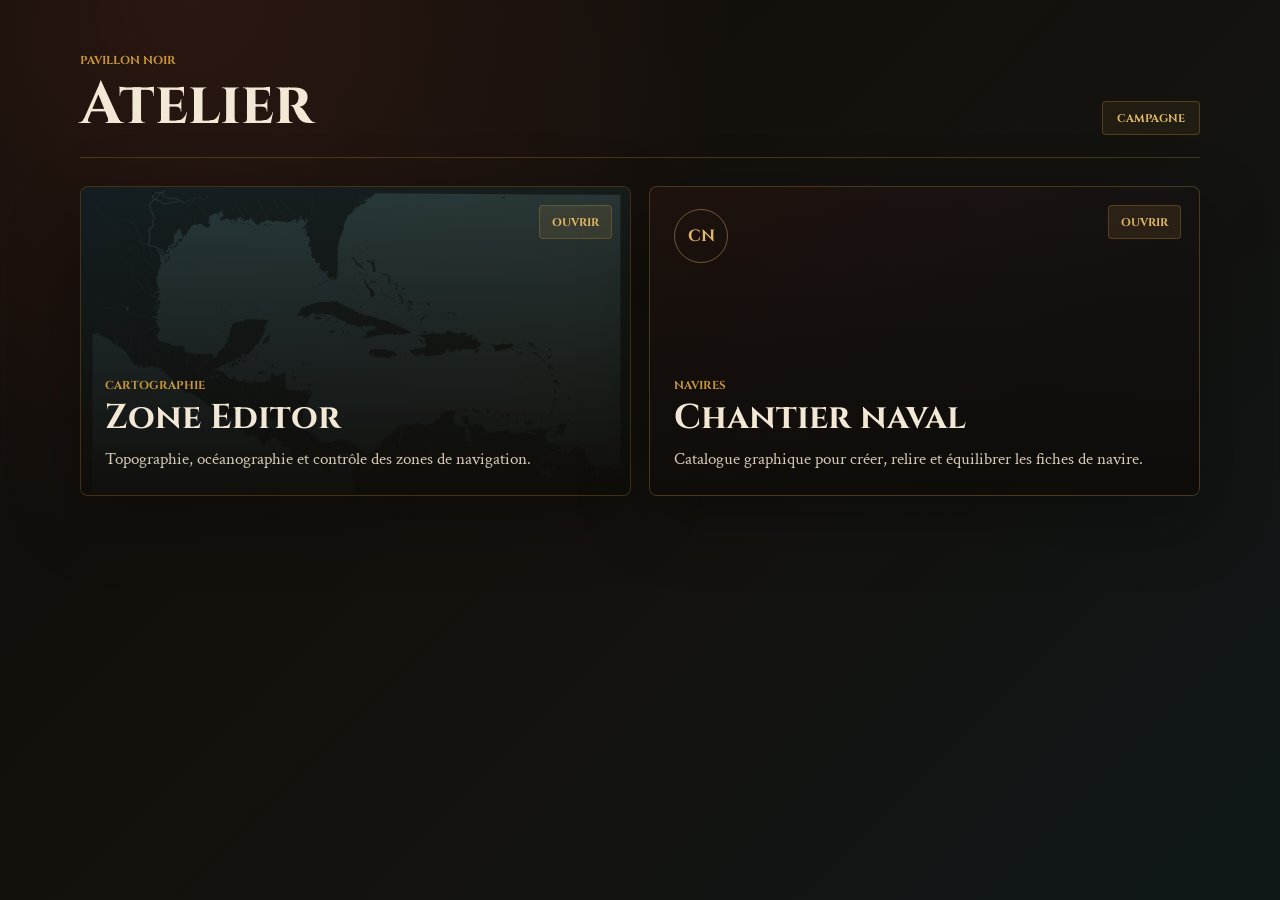
<file: tools/tools-index.html>
<!DOCTYPE html>
<html lang="fr">

<head>
  <meta charset="UTF-8">
  <meta name="viewport" content="width=device-width, initial-scale=1.0">
  <title>Atelier — Pavillon Noir</title>
  <link rel="preconnect" href="https://fonts.googleapis.com">
  <link rel="stylesheet"
    href="https://fonts.googleapis.com/css2?family=Cinzel:wght@400;600;700&family=Crimson+Text:ital,wght@0,400;0,600;1,400&display=swap">
  <link rel="stylesheet" href="tools.css">
</head>

<body>
  <main class="tools-shell">
    <header class="tools-header">
      <div>
        <p class="tools-kicker">Pavillon Noir</p>
        <h1>Atelier</h1>
      </div>
      <a class="tools-return" href="../index.html">Campagne</a>
    </header>

    <section class="tools-grid" aria-label="Outils disponibles">
      <a class="tool-card tool-card--primary" href="zone-editor.html">
        <div class="tool-card-media" aria-hidden="true">
          <img src="assets/oceanbounds-mask.svg" alt="">
        </div>
        <div class="tool-card-body">
          <p class="tool-card-kicker">Cartographie</p>
          <h2>Zone Editor</h2>
          <p>Topographie, océanographie et contrôle des zones de navigation.</p>
        </div>
        <span class="tool-card-action">Ouvrir</span>
      </a>

      <a class="tool-card tool-card--primary tool-card--shipyard" href="chantier-naval.html">
        <div class="tool-card-mark" aria-hidden="true">CN</div>
        <div class="tool-card-body">
          <p class="tool-card-kicker">Navires</p>
          <h2>Chantier naval</h2>
          <p>Catalogue graphique pour créer, relire et équilibrer les fiches de navire.</p>
        </div>
        <span class="tool-card-action">Ouvrir</span>
      </a>
    </section>
  </main>
</body>

</html>
</file>
<file: css/style.css>
@import url('https://fonts.googleapis.com/css2?family=Cinzel:wght@400;600;700&family=IM+Fell+English:ital@0;1&family=Crimson+Text:ital,wght@0,400;0,600;1,400&display=swap');

/* ─── Variables ─────────────────────────────────────────────── */
:root {
  --ink: #0e0c09;
  --parchment: #f2e8d5;
  --parchment2: #e8d9bc;
  --gold: #c8973a;
  --gold-light: #e2b96a;
  --rust: #8b3a2a;
  --sea: #1a3a4a;
  --sea-light: #2a5a72;
  --mist: #6b7c8a;
  --mist-light: #8fa5b4;
  --text: #2a1f12;
  --text-light: #5a4a35;
  --border: rgba(200, 151, 58, 0.3);
  --shadow: rgba(14, 12, 9, 0.6);
}

/* ─── Reset & Base ──────────────────────────────────────────── */
*,
*::before,
*::after {
  box-sizing: border-box;
  margin: 0;
  padding: 0;
}

html {
  scroll-behavior: smooth;
}

body {
  background-color: var(--ink);
  color: var(--parchment);
  font-family: 'Crimson Text', Georgia, serif;
  font-size: 18px;
  line-height: 1.7;
  min-height: 100vh;
  overflow-x: hidden;
}

/* ─── Texture de fond ───────────────────────────────────────── */
body::before {
  content: '';
  position: fixed;
  inset: 0;
  background-image:
    radial-gradient(ellipse at 20% 50%, rgba(26, 58, 74, 0.15) 0%, transparent 60%),
    radial-gradient(ellipse at 80% 20%, rgba(139, 58, 42, 0.08) 0%, transparent 50%),
    url("data:image/svg+xml,%3Csvg xmlns='http://www.w3.org/2000/svg' width='400' height='400'%3E%3Cfilter id='noise'%3E%3CfeTurbulence type='fractalNoise' baseFrequency='0.65' numOctaves='3' stitchTiles='stitch'/%3E%3CfeColorMatrix type='saturate' values='0'/%3E%3C/filter%3E%3Crect width='400' height='400' filter='url(%23noise)' opacity='0.04'/%3E%3C/svg%3E");
  pointer-events: none;
  z-index: 0;
}

/* ─── Navigation ────────────────────────────────────────────── */
.site-nav {
  position: fixed;
  top: 0;
  left: 0;
  right: 0;
  z-index: 100;
  background: linear-gradient(180deg, rgba(14, 12, 9, 0.98) 0%, rgba(14, 12, 9, 0.85) 100%);
  border-bottom: 1px solid var(--border);
  backdrop-filter: blur(8px);
  padding: 0 2rem;
  display: flex;
  align-items: center;
  justify-content: space-between;
  height: 64px;
}

.nav-brand {
  font-family: 'Cinzel', serif;
  font-size: 1.1rem;
  font-weight: 700;
  color: var(--gold);
  letter-spacing: 0.12em;
  text-decoration: none;
  text-transform: uppercase;
}

.nav-brand span {
  color: var(--parchment);
  font-weight: 400;
}

.nav-links {
  display: flex;
  gap: 2rem;
  list-style: none;
}

.nav-links a {
  font-family: 'Cinzel', serif;
  font-size: 0.75rem;
  font-weight: 600;
  letter-spacing: 0.15em;
  text-transform: uppercase;
  color: var(--mist-light);
  text-decoration: none;
  transition: color 0.2s;
}

.nav-links a:hover,
.nav-links a.active {
  color: var(--gold-light);
}

/* ─── Contenu principal ─────────────────────────────────────── */
main {
  position: relative;
  z-index: 1;
  padding-top: 64px;
}

/* ─── Hero ──────────────────────────────────────────────────── */
.hero {
  position: relative;
  min-height: 380px;
  display: flex;
  align-items: center;
  justify-content: center;
  text-align: center;
  padding: 5rem 2rem 4rem;
  overflow: hidden;
}

.hero::before {
  content: '';
  position: absolute;
  inset: 0;
  background:
    linear-gradient(135deg, rgba(26, 58, 74, 0.2) 0%, transparent 50%),
    linear-gradient(225deg, rgba(139, 58, 42, 0.1) 0%, transparent 50%);
}

.hero::after {
  content: '';
  position: absolute;
  top: 50%;
  left: 50%;
  transform: translate(-50%, -50%);
  width: 600px;
  height: 600px;
  border-radius: 50%;
  border: 1px solid rgba(200, 151, 58, 0.06);
  box-shadow:
    0 0 0 80px rgba(200, 151, 58, 0.03),
    0 0 0 160px rgba(200, 151, 58, 0.02),
    0 0 0 240px rgba(200, 151, 58, 0.01);
  pointer-events: none;
}

.hero-content {
  position: relative;
  z-index: 1;
  max-width: 720px;
}

.hero-eyebrow {
  font-family: 'Cinzel', serif;
  font-size: 0.7rem;
  font-weight: 600;
  letter-spacing: 0.25em;
  text-transform: uppercase;
  color: var(--gold);
  margin-bottom: 1.5rem;
  opacity: 0;
  animation: fadeUp 0.8s ease 0.2s forwards;
}

.hero-title {
  font-family: 'Cinzel', serif;
  font-size: clamp(2.5rem, 6vw, 4.5rem);
  font-weight: 700;
  color: var(--parchment);
  line-height: 1.1;
  letter-spacing: 0.05em;
  margin-bottom: 1.5rem;
  opacity: 0;
  animation: fadeUp 0.8s ease 0.4s forwards;
}

.hero-title em {
  font-style: italic;
  font-family: 'IM Fell English', serif;
  color: var(--gold-light);
}

.hero-subtitle {
  font-family: 'IM Fell English', serif;
  font-style: italic;
  font-size: 1.15rem;
  color: var(--mist);
  opacity: 0;
  animation: fadeUp 0.8s ease 0.6s forwards;
}

.hero-divider {
  display: flex;
  align-items: center;
  gap: 1rem;
  justify-content: center;
  margin: 2rem 0;
  opacity: 0;
  animation: fadeUp 0.8s ease 0.5s forwards;
}

.hero-divider::before,
.hero-divider::after {
  content: '';
  flex: 1;
  max-width: 120px;
  height: 1px;
  background: linear-gradient(90deg, transparent, var(--gold), transparent);
}

.hero-divider-icon {
  color: var(--gold);
  font-size: 1.8rem;
}

/* ─── Section ───────────────────────────────────────────────── */
.section {
  max-width: 1400px;
  margin: 0 auto;
  padding: 3rem 2rem 5rem;
}

.section-header {
  display: flex;
  align-items: baseline;
  gap: 1.5rem;
  margin-bottom: 2.5rem;
  padding-bottom: 1rem;
  border-bottom: 1px solid var(--border);
  flex-wrap: wrap;
  /* ← ajouter uniquement cette ligne */
}

.section-title {
  font-family: 'Cinzel', serif;
  font-size: 1.1rem;
  font-weight: 700;
  letter-spacing: 0.15em;
  text-transform: uppercase;
  color: var(--gold);
}

.section-count {
  font-family: 'Crimson Text', serif;
  font-style: italic;
  font-size: 0.95rem;
  color: var(--mist);
}

/* ─── Modal — base commune ──────────────────────────────────── */
.modal-overlay {
  position: fixed;
  inset: 0;
  background: rgba(14, 12, 9, 0.92);
  backdrop-filter: blur(6px);
  z-index: 200;
  display: flex;
  align-items: center;
  justify-content: center;
  padding: 2rem;
  opacity: 0;
  pointer-events: none;
  transition: opacity 0.3s;
}

.modal-overlay.open {
  opacity: 1;
  pointer-events: all;
}

.modal {
  position: relative;
  background: linear-gradient(160deg, #141009 0%, #0e0c09 100%);
  border: 1px solid var(--border);
  max-width: 800px;
  width: 100%;
  max-height: 90vh;
  overflow-y: auto;
  transform: translateY(20px);
  transition: transform 0.3s;
}

.modal-overlay.open .modal {
  transform: translateY(0);
}

.modal-close {
  position: absolute;
  top: 1rem;
  right: 1rem;
  background: none;
  border: 1px solid var(--border);
  color: var(--mist);
  width: 32px;
  height: 32px;
  display: flex;
  align-items: center;
  justify-content: center;
  cursor: pointer;
  font-size: 1rem;
  transition: all 0.2s;
  z-index: 10;
}

.modal-close:hover {
  border-color: var(--gold);
  color: var(--gold);
}

/* ─── Footer ────────────────────────────────────────────────── */
footer {
  position: relative;
  z-index: 1;
  border-top: 1px solid var(--border);
  padding: 2rem;
  text-align: center;
  font-family: 'Cinzel', serif;
  font-size: 0.65rem;
  letter-spacing: 0.15em;
  text-transform: uppercase;
  color: var(--mist);
  opacity: 0.6;
}

/* ─── Animations ────────────────────────────────────────────── */
@keyframes fadeUp {
  from {
    opacity: 0;
    transform: translateY(16px);
  }

  to {
    opacity: 1;
    transform: translateY(0);
  }
}

@keyframes fadeIn {
  from {
    opacity: 0;
  }

  to {
    opacity: 1;
  }
}

/* ─── Scrollbar ─────────────────────────────────────────────── */
::-webkit-scrollbar {
  width: 6px;
}

::-webkit-scrollbar-track {
  background: var(--ink);
}

::-webkit-scrollbar-thumb {
  background: rgba(200, 151, 58, 0.3);
  border-radius: 3px;
}

::-webkit-scrollbar-thumb:hover {
  background: rgba(200, 151, 58, 0.5);
}

/* ─── Audio — bouton mute et popup ──────────────────────────── */
.audio-mute-btn {
  background: none;
  border: none;
  cursor: pointer;
  color: var(--mist);
  width: 32px;
  height: 32px;
  padding: 4px;
  display: flex;
  align-items: center;
  justify-content: center;
  transition: color 0.2s;
  flex-shrink: 0;
}

.audio-mute-btn:hover {
  color: var(--gold-light);
}

.audio-mute-btn svg {
  width: 18px;
  height: 18px;
}

.audio-popup {
  position: fixed;
  bottom: 2rem;
  left: 50%;
  transform: translateX(-50%) translateY(20px);
  background: linear-gradient(160deg, #141009 0%, #0e0c09 100%);
  border: 1px solid var(--border);
  padding: 1rem 1.5rem;
  display: flex;
  align-items: center;
  gap: 1.5rem;
  flex-wrap: wrap;
  justify-content: center;
  z-index: 200;
  opacity: 0;
  pointer-events: none;
  transition: opacity 0.4s ease, transform 0.4s ease;
  max-width: 520px;
  width: calc(100% - 3rem);
  box-shadow: 0 8px 32px rgba(0, 0, 0, 0.5);
}

.audio-popup--visible {
  opacity: 1;
  transform: translateX(-50%) translateY(0);
  pointer-events: all;
}

.audio-popup-text {
  font-family: 'IM Fell English', serif;
  font-style: italic;
  font-size: 0.95rem;
  color: var(--mist);
  text-align: center;
  line-height: 1.5;
}

.audio-popup-actions {
  display: flex;
  gap: 0.6rem;
  flex-shrink: 0;
}

.audio-popup-btn {
  font-family: 'Cinzel', serif;
  font-size: 0.58rem;
  letter-spacing: 0.15em;
  text-transform: uppercase;
  padding: 0.4rem 1rem;
  cursor: pointer;
  border: 1px solid rgba(200, 151, 58, 0.3);
  background: none;
  transition: all 0.2s;
}

.audio-popup-btn--yes {
  color: var(--gold);
  border-color: rgba(200, 151, 58, 0.5);
}

.audio-popup-btn--yes:hover {
  background: rgba(200, 151, 58, 0.1);
  border-color: var(--gold);
}

.audio-popup-btn--no {
  color: var(--mist);
}

.audio-popup-btn--no:hover {
  color: var(--parchment);
  border-color: rgba(200, 151, 58, 0.3);
}

/* ─── Responsive ────────────────────────────────────────────── */
@media (max-width: 640px) {
  .site-nav {
    display: none;
  }
}

/* ─── Navigation mobile flottante ──────────────────────────── */
#mob-nav-wrapper {
  display: none;
}

@media (max-width: 640px) {
  #mob-nav-wrapper {
    display: block;
    position: fixed;
    bottom: 2rem;
    right: 1.5rem;
    z-index: 300;
    opacity: 0;
    pointer-events: none;
    transition: opacity 0.3s ease;
  }

  #mob-nav-wrapper.mob-nav--visible {
    opacity: 1;
    pointer-events: all;
  }

  /* Bouton principal */
  #mob-nav-btn {
    width: 52px;
    height: 52px;
    /* border-radius: 50%; */
    appearance: none;
    -webkit-appearance: none;
    background: transparent;
    border: none;
    outline: none;
    padding: 0;
    /* border: 1px solid var(--border); */
    color: var(--gold);
    font-size: 1.4rem;
    display: flex;
    align-items: center;
    justify-content: center;
    cursor: pointer;
    /* box-shadow: 0 4px 20px rgba(0,0,0,0.6); */
    transition: border-color 0.2s, box-shadow 0.2s;
    margin-left: auto;
  }

  /* #mob-nav-wrapper.mob-nav--open #mob-nav-btn { */
  /* border-color: var(--gold); */
  /* box-shadow: 0 4px 24px rgba(200,151,58,0.25); */
  /* } */

  /* Panneau */
  #mob-nav-panel {
    position: absolute;
    bottom: calc(100% + 0.75rem);
    right: 0;
    background: linear-gradient(160deg, #141009 0%, #0e0c09 100%);
    border: 1px solid var(--border);
    padding: 0.5rem 0;
    min-width: 180px;
    box-shadow: 0 8px 32px rgba(0, 0, 0, 0.6);
    transform: translateY(8px);
    opacity: 0;
    pointer-events: none;
    transition: opacity 0.2s ease, transform 0.2s ease;
  }

  #mob-nav-wrapper.mob-nav--open #mob-nav-panel {
    opacity: 1;
    transform: translateY(0);
    pointer-events: all;
  }

  /* Liens du panneau */
  #mob-nav-links {
    list-style: none;
    margin: 0;
    padding: 0;
  }

  #mob-nav-links li {
    border-bottom: 1px solid rgba(200, 151, 58, 0.08);
  }

  #mob-nav-links li:last-child {
    border-bottom: none;
    border-top: 3px double rgba(200, 151, 58, 0.3);
  }

  #mob-nav-links a,
  #mob-nav-links button {
    display: block;
    width: 100%;
    text-align: left;
    padding: 0.75rem 1.25rem;
    font-family: 'Cinzel', serif;
    font-size: 0.75rem;
    letter-spacing: 0.15em;
    text-transform: uppercase;
    color: var(--gold);
    text-decoration: none;
    background: none;
    border: none;
    cursor: pointer;
    transition: color 0.2s;
  }

  #mob-nav-links a:hover,
  #mob-nav-links button:hover {
    color: var(--gold-light);
  }

  #mob-nav-links a.mob-nav--active {
    color: var(--mist);
    cursor: default;
    pointer-events: none;
  }

  #mob-nav-top {
    color: var(--gold) !important;
  }

}
</file>
<file: css/index.css>
/* ─── Grille de navigation ───────────────────────────────── */
    main {
      padding-top: 0;
    }
    
    .accueil-section {
      max-width: 960px;
      margin: 0 auto;
      padding: 3rem 2rem 2rem;
    }

    .accueil-grid {
      display: grid;
      grid-template-columns: repeat(4, 1fr);
      gap: 1.5rem;
      margin-bottom: 3rem;
    }

    .accueil-carte {
      display: flex;
      flex-direction: column;
      align-items: center;
      text-align: center;
      padding: 2rem 1.5rem;
      background: rgba(255,255,255,0.03);
      border: 1px solid var(--border);
      text-decoration: none;
      cursor: pointer;
      transition: transform 0.25s, box-shadow 0.25s, border-color 0.25s;
      animation: fadeIn 0.5s ease both;
      position: relative;
      overflow: hidden;
    }

    .accueil-carte::before {
      content: '';
      position: absolute;
      inset: 0;
      background: linear-gradient(135deg, rgba(200,151,58,0.04) 0%, transparent 60%);
      opacity: 0;
      transition: opacity 0.25s;
      pointer-events: none;
    }

    .accueil-carte:hover::before { opacity: 1; }

    .accueil-carte:not(.accueil-carte--inactive):hover {
      transform: translateY(-4px);
      box-shadow: 0 16px 48px rgba(0,0,0,0.5), 0 0 0 1px rgba(200,151,58,0.25);
      border-color: rgba(200,151,58,0.5);
    }

    .accueil-carte--inactive {
      animation: none;
      opacity: 0.4;
      cursor: default;
      pointer-events: none;
    }

    .accueil-carte-icone {
      font-size: 1.8rem;
      margin-bottom: 1.2rem;
      color: var(--gold);
      opacity: 0.7;
    }

    .accueil-carte-icone svg {
      height: 64px;
      width: auto;
    }

    .accueil-carte-titre {
      font-family: 'Cinzel', serif;
      font-size: 0.85rem;
      font-weight: 700;
      letter-spacing: 0.18em;
      text-transform: uppercase;
      color: var(--parchment);
      margin-bottom: 0.75rem;
      line-height: 1.3;
    }

    .accueil-carte-desc {
      font-family: 'IM Fell English', serif;
      font-style: italic;
      font-size: 0.95rem;
      color: var(--mist);
      line-height: 1.55;
    }

    .accueil-carte--inactive .accueil-carte-titre::after {
      content: ' — bientôt';
      font-family: 'IM Fell English', serif;
      font-weight: 400;
      font-style: italic;
      font-size: 0.75rem;
      letter-spacing: 0.05em;
      color: var(--mist);
      text-transform: none;
    }

    /* ─── Prochaine session ──────────────────────────────────── */
    .accueil-session {
      display: flex;
      flex-direction: column;
      align-items: center;
      gap: 0.5rem;
      padding: 2rem 0 4rem;
      border-top: 1px solid var(--border);
    }

    .accueil-session-label {
      font-family: 'Cinzel', serif;
      font-size: 0.65rem;
      font-weight: 600;
      letter-spacing: 0.25em;
      text-transform: uppercase;
      color: var(--gold);
    }

    .accueil-session-date {
      font-family: 'IM Fell English', serif;
      font-style: italic;
      font-size: 1.3rem;
      color: var(--mist);
    }

    /* ─── Responsive ─────────────────────────────────────────── */
    @media (max-width: 700px) {
      .accueil-grid {
        grid-template-columns: 1fr;
      }
    }
</file>
<file: css/equipage.css>
/* ═══════════════════════════════════════════════════════════
   ÉQUIPAGE — styles spécifiques
   Dépend de style.css pour les variables et composants de base
   ═══════════════════════════════════════════════════════════ */

/* ─── Layout général ────────────────────────────────────────── */
.equipage-layout {
  max-width: 1400px;
  margin: 0 auto;
  padding: 3rem 2rem 5rem;
  display: grid;
  grid-template-columns: 1fr 1fr;
  gap: 1.5rem;
}

/* ─── Carte de section ──────────────────────────────────────── */
.section-card {
  background: rgba(255, 255, 255, 0.025);
  border: 1px solid var(--border);
  padding: 2rem;
  position: relative;
}

.section-card--full {
  grid-column: 1 / -1;
}

/* Titre seul (usage standard) */
.card-title {
  font-family: 'Cinzel', serif;
  font-size: 0.75rem;
  font-weight: 700;
  letter-spacing: 0.2em;
  text-transform: uppercase;
  color: var(--gold);
  margin-bottom: 1.5rem;
  padding-bottom: 0.75rem;
  border-bottom: 1px solid var(--border);
}

/* Titre + indication sur la même ligne */
.card-title-row {
  display: flex;
  align-items: baseline;
  gap: 1rem;
  margin-bottom: 1.5rem;
  padding-bottom: 0.75rem;
  border-bottom: 1px solid var(--border);
}

.card-title-row .card-title {
  margin-bottom: 0;
  padding-bottom: 0;
  border-bottom: none;
}

.card-hint {
  font-family: 'IM Fell English', serif;
  font-style: italic;
  font-size: 0.8rem;
  color: var(--mist);
  opacity: 0.7;
}

/* ─── Stats compétences ─────────────────────────────────────── */
.stats-grid {
  display: grid;
  grid-template-columns: repeat(6, 1fr);
  gap: 0.5rem;
  margin-bottom: 1.25rem;
}

.stat-block {
  display: flex;
  flex-direction: column;
  align-items: center;
  gap: 0.4rem;
  padding: 0.75rem 0.5rem;
  border: 1px solid rgba(200, 151, 58, 0.15);
  background: rgba(200, 151, 58, 0.03);
}

.stat-label {
  font-family: 'Cinzel', serif;
  font-size: 0.55rem;
  letter-spacing: 0.12em;
  text-transform: uppercase;
  color: var(--mist-light);
  text-align: center;
  line-height: 1.3;
}

.stat-value {
  font-family: 'Cinzel', serif;
  font-size: 1.8rem;
  font-weight: 700;
  color: var(--gold-light);
  line-height: 1;
}

.stat-bar {
  width: 100%;
  height: 3px;
  border-radius: 2px;
  background: rgba(255, 255, 255, 0.06);
  position: relative;
  overflow: hidden;
  flex-shrink: 0;
}

.stat-fill {
  height: 100%;
  border-radius: 2px;
  background-repeat: no-repeat;
  transition: width 0.8s ease;
}

.stats-appreciation {
  font-family: 'IM Fell English', serif;
  font-style: italic;
  font-size: 0.95rem;
  color: var(--mist);
  line-height: 1.6;
  border-left: 2px solid var(--border);
  padding-left: 1rem;
  margin-top: 0.5rem;
}

/* ─── Composition équipage ──────────────────────────────────── */
.crew-table {
  display: flex;
  flex-direction: column;
  gap: 0;
}

.crew-row {
  display: flex;
  align-items: center;
  gap: 1rem;
  padding: 0.6rem 0;
  border-bottom: 1px solid rgba(200, 151, 58, 0.07);
}

.crew-row:last-child {
  border-bottom: none;
}

/* L'infobulle est portée par le span texte, pas par la ligne */
.crew-category {
  position: relative;
  font-family: 'Crimson Text', serif;
  font-size: 1rem;
  color: var(--parchment2);
  flex: 1;
}

.crew-category--has-tooltip {
  cursor: default;
}

.crew-count {
  font-family: 'Cinzel', serif;
  font-size: 0.9rem;
  font-weight: 600;
  color: var(--gold);
  min-width: 2rem;
  text-align: right;
}

.crew-bar-wrap {
  flex: 2;
  height: 4px;
  background: rgba(255, 255, 255, 0.05);
  border-radius: 2px;
  overflow: hidden;
}

.crew-bar-reveal {
  height: 100%;
  width: 0%;
  overflow: hidden;
  border-radius: 2px;
  transition: width 0.8s ease;
}

.crew-bar-fill {
  height: 100%;
  width: 100%;
  background: linear-gradient(90deg,
      #1a3a52 0%,
      var(--sea-light) 40%,
      #9a7a28 70%,
      var(--gold-light) 100%);
}

/* ─── Infobulle compétences ─────────────────────────────────── */
.crew-tooltip {
  position: absolute;
  left: 0;
  bottom: calc(100% + 6px);
  background: linear-gradient(160deg, #141009 0%, #0e0c09 100%);
  border: 1px solid var(--border);
  padding: 0.6rem 0.8rem;
  display: grid;
  grid-template-columns: repeat(6, 68px);
  gap: 0.3rem;
  opacity: 0;
  pointer-events: none;
  transform: translateY(4px);
  transition: opacity 0.2s, transform 0.2s;
  z-index: 50;
  white-space: nowrap;
}

/* Déclenché au survol du texte uniquement */
.crew-category--has-tooltip:hover .crew-tooltip {
  opacity: 1;
  transform: translateY(0);
}

.crew-tooltip-stat {
  display: flex;
  flex-direction: column;
  align-items: center;
  gap: 0.15rem;
}

.crew-tooltip-label {
  font-family: 'Cinzel', serif;
  font-size: 8px;
  letter-spacing: 0.1em;
  text-transform: uppercase;
  color: var(--mist-light);
}

.crew-tooltip-val {
  font-family: 'Cinzel', serif;
  font-size: 1rem;
  font-weight: 700;
  color: var(--gold-light);
}

.crew-total {
  margin-top: 1.25rem;
  padding-top: 1rem;
  border-top: 1px solid var(--border);
  font-family: 'Cinzel', serif;
  font-size: 0.75rem;
  letter-spacing: 0.12em;
  text-transform: uppercase;
  color: var(--mist-light);
  display: flex;
  justify-content: space-between;
  align-items: baseline;
}

.crew-total-value {
  font-size: 1.4rem;
  color: var(--parchment);
  font-weight: 700;
}

/* ─── Organigramme ──────────────────────────────────────────── */
.org-chart {
  display: flex;
  flex-direction: column;
  align-items: center;
  gap: 1.5rem;
  padding: 1rem 0 2rem;
}

.org-section-label {
  font-family: 'Cinzel', serif;
  font-size: 0.65rem;
  font-weight: 700;
  letter-spacing: 0.2em;
  text-transform: uppercase;
  color: var(--mist-light);
  width: 100%;
  text-align: center;
  padding-top: 1.5rem;
  margin-top: 0.5rem;
  border-top: 1px solid var(--border);
  margin-bottom: 1.25rem;
}

.org-section-label--first {
  border-top: none;
  padding-top: 0;
  margin-top: 0;
}

.org-row {
  display: flex;
  gap: 1rem;
  justify-content: center;
  flex-wrap: wrap;
  width: 100%;
}

.org-row--top .org-node {
  min-width: 200px;
}

/* Deux colonnes pour les officiers mariniers */
.org-row--maitres {
  display: flex;
  gap: 3rem;
  justify-content: center;
  align-items: flex-start;
  flex-wrap: wrap;
}

.org-col {
  display: flex;
  flex-direction: column;
  gap: 0.6rem;
  min-width: 200px;
}

.org-node {
  display: flex;
  flex-direction: column;
  align-items: center;
  gap: 0.3rem;
  padding: 0.75rem 1.2rem;
  border: 1px solid var(--border);
  min-width: 150px;
  text-align: center;
  transition: border-color 0.2s;
}

.org-node--pj {
  border-color: rgba(200, 151, 58, 0.5);
  background: rgba(200, 151, 58, 0.06);
}

.org-node--pnj {
  border-color: rgba(42, 90, 114, 0.7);
  background: rgba(42, 90, 114, 0.1);
}

.org-node--vacant {
  border-color: rgba(107, 124, 138, 0.25);
  background: transparent;
  opacity: 0.4;
  pointer-events: none;
}

.surnum-node {
  width: 100%;
}

.org-poste {
  font-family: 'Cinzel', serif;
  font-size: 0.6rem;
  letter-spacing: 0.15em;
  text-transform: uppercase;
  color: var(--mist-light);
}

.org-titulaire {
  font-family: 'Crimson Text', serif;
  font-size: 1rem;
  color: var(--parchment);
  line-height: 1.2;
}

.org-node--pj .org-titulaire {
  color: var(--gold-light);
}

.org-node--pnj .org-titulaire {
  color: #7ab8d4;
}

.org-node--vacant .org-titulaire {
  color: var(--mist);
  font-style: italic;
}

/* ─── Surnuméraires ─────────────────────────────────────────── */
.surnumeraires {
  margin-top: 2rem;
  padding-top: 1.5rem;
  border-top: 1px solid var(--border);
}

.surnumeraires-title {
  font-family: 'Cinzel', serif;
  font-size: 0.65rem;
  font-weight: 700;
  letter-spacing: 0.2em;
  text-transform: uppercase;
  color: var(--mist-light);
  margin-bottom: 1.25rem;
  text-align: center;
}

/* Ligne unique de trois postes */
.surnumeraires-grid {
  display: flex;
  gap: 1rem;
  justify-content: center;
  flex-wrap: wrap;
}

.surnumeraires-grid .surnum-node {
  width: auto;
  min-width: 160px;
  flex: 1;
  max-width: 220px;
}

/* ─── Légende (en bas de tout) ──────────────────────────────── */
.org-legend {
  display: flex;
  gap: 2rem;
  flex-wrap: wrap;
  justify-content: center;
  margin-top: 2rem;
  padding-top: 1.5rem;
  border-top: 1px solid var(--border);
  width: 100%;
}

.legend-item {
  display: flex;
  align-items: center;
  gap: 0.5rem;
  font-family: 'Cinzel', serif;
  font-size: 0.6rem;
  letter-spacing: 0.12em;
  text-transform: uppercase;
  color: var(--mist-light);
}

.legend-dot {
  width: 10px;
  height: 10px;
  border-radius: 1px;
  border: 1px solid;
  flex-shrink: 0;
}

.legend-dot--pj {
  border-color: rgba(200, 151, 58, 0.8);
  background: rgba(200, 151, 58, 0.2);
}

.legend-dot--pnj {
  border-color: rgba(42, 90, 114, 0.9);
  background: rgba(42, 90, 114, 0.3);
}

.legend-dot--vacant {
  border-color: rgba(107, 124, 138, 0.3);
  background: transparent;
}

/* ─── Hero variante navire ──────────────────────────────────── */
.hero--ship .hero-subtitle {
  font-size: 1rem;
  letter-spacing: 0.05em;
}

/* ─── Responsive ────────────────────────────────────────────── */
@media (max-width: 900px) {
  .equipage-layout {
    grid-template-columns: 1fr;
  }

  .stats-grid {
    grid-template-columns: repeat(3, 1fr);
  }
}

@media (max-width: 640px) {
  .crew-tooltip {
    grid-template-columns: repeat(3, 68px);
    left: 0;
    bottom: calc(100% + 6px);
    white-space: normal;
  }
}
  
@media (max-width: 560px) {
  .stats-grid {
    grid-template-columns: repeat(2, 1fr);
  }

  .org-node {
    min-width: 120px;
  }

  .card-hint {
    display: none;
  }
}
</file>
<file: css/pnj.css>
/* ═══════════════════════════════════════════════════════════
   PNJ — styles spécifiques au registre
   Dépend de style.css pour les variables et composants de base
   ═══════════════════════════════════════════════════════════ */

/* ─── Barre de recherche & filtres ──────────────────────────── */
.controls {
  display: flex;
  gap: 1rem;
  margin-bottom: 2rem;
  flex-wrap: wrap;
  align-items: center;
}

.search-wrapper {
  position: relative;
  flex: 1;
  min-width: 240px;
}

.search-icon {
  position: absolute;
  left: 1rem;
  top: 50%;
  transform: translateY(-50%);
  color: var(--mist);
  font-size: 0.9rem;
  pointer-events: none;
  z-index: 2;
}

.search-suggestion {
  position: absolute;
  left: 2.8rem;
  top: 50%;
  transform: translateY(-50%);
  color: var(--mist);
  opacity: 0.4;
  font-family: 'Crimson Text', serif;
  font-size: 1rem;
  pointer-events: none;
  white-space: nowrap;
  overflow: hidden;
  z-index: 1;
}

.search-input {
  position: relative;
  z-index: 2;
  width: 100%;
  padding: 0.7rem 1rem 0.7rem 2.8rem;
  background: transparent;
  border: 1px solid var(--border);
  border-radius: 2px;
  color: var(--parchment);
  font-family: 'Crimson Text', serif;
  font-size: 1rem;
  outline: none;
  transition: border-color 0.2s, background 0.2s;
}

.search-input::placeholder {
  color: var(--mist);
  opacity: 0.6;
}

.search-input:focus {
  border-color: var(--gold);
  background: rgba(255, 255, 255, 0.06);
}

/* ─── Conteneur principal ───────────────────────────────────── */
.pnj-container {
  display: flex;
  flex-direction: column;
  gap: 0;
}

/* ─── Grille PNJ ────────────────────────────────────────────── */
.pnj-grid {
  display: grid;
  grid-template-columns: repeat(auto-fill, minmax(280px, 1fr));
  gap: 1.5rem;
}

/* ─── Carte PNJ ─────────────────────────────────────────────── */
.pnj-card {
  position: relative;
  background: rgba(255, 255, 255, 0.03);
  border: 1px solid var(--border);
  cursor: pointer;
  transition: transform 0.25s, box-shadow 0.25s, border-color 0.25s;
  animation: fadeIn 0.5s ease both;
  overflow: hidden;
}

.pnj-card::before {
  content: '';
  position: absolute;
  inset: 0;
  background: linear-gradient(135deg, rgba(200, 151, 58, 0.04) 0%, transparent 60%);
  opacity: 0;
  transition: opacity 0.25s;
}

.pnj-card:hover {
  transform: translateY(-3px);
  box-shadow: 0 12px 40px rgba(0, 0, 0, 0.4), 0 0 0 1px rgba(200, 151, 58, 0.2);
  border-color: rgba(200, 151, 58, 0.5);
}

.pnj-card:hover::before {
  opacity: 1;
}

.pnj-portrait {
  width: 100%;
  aspect-ratio: 3/4;
  object-fit: cover;
  object-position: top center;
  display: block;
  background: linear-gradient(180deg, var(--sea) 0%, var(--ink) 100%);
  filter: sepia(0.2) contrast(1.05);
}

.pnj-portrait-placeholder {
  width: 100%;
  aspect-ratio: 3/4;
  background: linear-gradient(160deg, var(--sea) 0%, rgba(14, 12, 9, 0.9) 100%);
  display: flex;
  align-items: center;
  justify-content: center;
}

.pnj-portrait-placeholder svg {
  width: 60px;
  opacity: 0.15;
}

.pnj-body {
  padding: 1.2rem 1.2rem 0.6rem;
}

.pnj-status {
  display: inline-flex;
  align-items: center;
  gap: 0.4rem;
  font-family: 'Cinzel', serif;
  font-size: 0.6rem;
  letter-spacing: 0.15em;
  text-transform: uppercase;
  margin-bottom: 0.6rem;
  color: var(--mist-light);
}

.pnj-status-dot {
  width: 6px;
  height: 6px;
  border-radius: 50%;
  background: var(--mist);
}

.pnj-status-dot.actif {
  background: #4a9e6a;
  box-shadow: 0 0 6px rgba(74, 158, 106, 0.5);
}

.pnj-status-dot.mort {
  background: var(--rust);
}

.pnj-status-dot.disparu {
  background: var(--gold);
}

.pnj-status-dot.inconnu {
  background: var(--mist);
}

.pnj-name {
  font-family: 'Cinzel', serif;
  font-size: 1rem;
  font-weight: 600;
  color: var(--parchment);
  line-height: 1.2;
  margin-bottom: 0.2rem;
}

.pnj-alias {
  font-family: 'IM Fell English', serif;
  font-style: italic;
  font-size: 0.9rem;
  color: var(--gold-light);
  margin-bottom: 0.5rem;
}

.pnj-origin {
  font-size: 0.85rem;
  color: var(--mist);
  margin-bottom: 0;
  line-height: 1;
}

.pnj-tags {
  display: flex;
  flex-wrap: wrap;
  gap: 0.3rem;
}

.pnj-tag {
  font-family: 'Cinzel', serif;
  font-size: 0.55rem;
  letter-spacing: 0.1em;
  text-transform: uppercase;
  padding: 0.2rem 0.5rem;
  border: 1px solid rgba(200, 151, 58, 0.2);
  color: rgba(200, 151, 58, 0.6);
  border-radius: 1px;
}

/* ─── Modal PNJ ─────────────────────────────────────────────── */
.modal {
  display: grid;
  grid-template-columns: 240px 1fr;
}

.modal-portrait-col {
  position: sticky;
  top: 0;
  align-self: start;
}

.modal-portrait {
  width: 100%;
  display: block;
  object-fit: cover;
  object-position: top;
}

.modal-portrait-placeholder {
  width: 100%;
  aspect-ratio: 2/3;
  background: linear-gradient(160deg, var(--sea) 0%, var(--ink) 100%);
  display: flex;
  align-items: center;
  justify-content: center;
}

.modal-portrait-placeholder svg {
  width: 80px;
  opacity: 0.1;
}

.modal-body {
  padding: 2rem 2rem 2rem 1.5rem;
}

.modal-status {
  margin-bottom: 0.5rem;
}

.modal-name {
  font-family: 'Cinzel', serif;
  font-size: 1.6rem;
  font-weight: 700;
  color: var(--parchment);
  line-height: 1.15;
  margin-bottom: 0.3rem;
}

.modal-alias {
  font-family: 'IM Fell English', serif;
  font-style: italic;
  font-size: 1.1rem;
  color: var(--gold-light);
  margin-bottom: 0.8rem;
}

.modal-meta {
  display: flex;
  flex-wrap: wrap;
  gap: 1.5rem;
  margin-bottom: 1.5rem;
  padding-bottom: 1.5rem;
  border-bottom: 1px solid var(--border);
}

.modal-meta-item {
  display: flex;
  flex-direction: column;
  gap: 0.1rem;
}

.modal-meta-label {
  font-family: 'Cinzel', serif;
  font-size: 0.6rem;
  letter-spacing: 0.15em;
  text-transform: uppercase;
  color: var(--mist-light);
}

.modal-meta-value {
  font-size: 0.95rem;
  color: var(--parchment2);
}

.modal-bio {
  font-family: 'Crimson Text', serif;
  font-size: 1.05rem;
  color: var(--parchment2);
  line-height: 1.8;
  white-space: pre-wrap;
}

.modal-bio p+p {
  margin-top: 1em;
}

.modal-tags {
  display: flex;
  flex-wrap: wrap;
  gap: 0.4rem;
  margin-top: 1.5rem;
  padding-top: 1.5rem;
  border-top: 1px solid var(--border);
}

.modal-pavillon {
  width: 100%;
  display: block;
  filter: sepia(0.1) contrast(1.05);
  border-top: 0px solid var(--border);
  padding: 2.5rem;
  box-sizing: border-box;
}

/* ─── Crédit source ─────────────────────────────────────────── */
.modal-source {
  padding: 0.4rem 0.75rem;
  font-family: 'Crimson Text', serif;
  font-size: 0.6rem;
  letter-spacing: 0;
  color: var(--parchment2);
  line-height: 1.4;
  opacity: 0.8;
}

.modal-source-link {
  display: inline-block;
  margin-left: 0.3rem;
  color: var(--mist);
  text-decoration: none;
  font-size: 0.75rem;
  transition: color 0.2s;
  vertical-align: middle;
}

.modal-source-link:hover {
  color: var(--gold);
}

/* ─── Empty state ───────────────────────────────────────────── */
.empty-state {
  text-align: center;
  padding: 4rem 2rem;
  color: var(--mist);
  font-family: 'IM Fell English', serif;
  font-style: italic;
  font-size: 1.1rem;
}

/* ─── Caribbean's Most Wanted ───────────────────────────────── */
.wanted-header {
  display: flex;
  align-items: center;
  gap: 1.2rem;
  margin-bottom: 2rem;
  margin-top: 0.5rem;
}

.wanted-header-line {
  flex: 1;
  height: 1px;
  background: linear-gradient(90deg, transparent, rgba(200, 151, 58, 0.5), transparent);
}

.wanted-title {
  font-family: 'Cinzel', serif;
  font-size: 0.75rem;
  font-weight: 700;
  letter-spacing: 0.25em;
  text-transform: uppercase;
  color: var(--gold);
  white-space: nowrap;
}

.wanted-grid {
  display: grid;
  grid-template-columns: repeat(4, 1fr);
  margin-bottom: 0;
}

.pnj-card--wanted {
  border-color: rgba(200, 151, 58, 0.45);
  background: rgba(200, 151, 58, 0.04);
}

.pnj-card--wanted:hover {
  border-color: var(--gold);
  box-shadow: 0 12px 40px rgba(0, 0, 0, 0.5), 0 0 0 1px rgba(200, 151, 58, 0.4);
}

.wanted-divider {
  width: 100%;
  height: 1px;
  background: linear-gradient(90deg, transparent, rgba(200, 151, 58, 0.2), transparent);
  margin: 2.5rem 0;
}

.active-filters-wrap {
  display: none;
}


/* ─── Filtres catégorisés ───────────────────────────────────── */
#filter-tags {
  display: flex;
  flex-direction: column;
  gap: 0.6rem;
  margin-bottom: 1.5rem;
}

/* Tags individuels */
.filter-tag {
  padding: 0.35rem 0.9rem;
  background: transparent;
  border: 1px solid var(--border);
  border-radius: 2px;
  color: var(--mist-light);
  font-family: 'Cinzel', serif;
  font-size: 0.65rem;
  letter-spacing: 0.12em;
  text-transform: uppercase;
  cursor: pointer;
  transition: all 0.2s;
}

.filter-tag:hover {
  border-color: var(--gold);
  color: var(--gold-light);
}

.filter-tag.active {
  background: var(--gold);
  border-color: var(--gold);
  color: var(--ink);
}

/* Barre Options avancées + Tout désélectionner */
.filter-barre-simple {
  display: flex;
  align-items: center;
  justify-content: space-between;
  border-bottom: 1px solid rgba(107, 124, 138, 0.3);
  width: 100%;
  box-sizing: border-box;
}

.filter-barre-simple:hover,
.filter-barre-simple:has(.filter-avancee-options--visible) {
  border-top-color: var(--border);
  border-bottom-color: var(--border);
}

/* Panneau Options avancées */
.filter-avancee-panel {
  display: flex;
  align-items: center;
  padding: 0.35rem 0;
  flex: 1;
}

/* Bouton Options avancées */
.filter-avancee-btn {
  font-family: 'Cinzel', serif;
  font-size: 0.6rem;
  font-weight: 700;
  letter-spacing: 0.12em;
  text-transform: uppercase;
  line-height: 1;
  padding: 0.4rem 0.9rem;
  border: none;
  background: none;
  color: var(--mist-light);
  cursor: pointer;
  transition: all 0.2s;
}

.filter-avancee-btn:hover {
  color: var(--gold-light);
}

.filter-avancee-btn--open {
  color: var(--gold);
}

/* Options (Sélection multiple, OU, ET) */
.filter-avancee-options {
  display: none;
  align-items: center;
  gap: 0.5rem;
  margin-left: 0.6rem;
  padding-left: 0.6rem;
  box-shadow: -1px 0 0 var(--border);
}

.filter-avancee-options--visible {
  display: inline-flex;
}

/* Bouton Sélection multiple */
.filter-multi-btn {
  font-family: 'Cinzel', serif;
  font-size: 0.6rem;
  letter-spacing: 0.12em;
  text-transform: uppercase;
  line-height: 1;
  padding: 0.35rem 0.9rem;
  border: 1px solid var(--border);
  background: none;
  color: var(--mist);
  cursor: pointer;
  transition: all 0.2s;
}

.filter-multi-btn:hover {
  border-color: var(--gold);
  color: var(--gold-light);
}

.filter-multi-btn--on {
  color: var(--gold);
  border-color: rgba(200, 151, 58, 0.5);
  background: rgba(200, 151, 58, 0.06);
}

/* Boutons ET / OU */
.filter-mode-btn {
  font-family: 'Cinzel', serif;
  font-size: 0.6rem;
  font-weight: 700;
  letter-spacing: 0.15em;
  line-height: 1;
  padding: 0.35rem 0.7rem;
  border: 1px solid var(--border);
  background: none;
  color: var(--mist);
  cursor: pointer;
  transition: all 0.2s;
  min-width: 2.8rem;
  text-align: center;
}

.filter-mode-btn:disabled {
  opacity: 0.3;
  cursor: default;
}

.filter-mode-btn:not(:disabled):hover {
  border-color: var(--gold);
  color: var(--gold-light);
}

.filter-mode-btn--on {
  color: var(--gold);
  border-color: rgba(200, 151, 58, 0.5);
  background: rgba(200, 151, 58, 0.06);
}

/* Bouton Tout désélectionner */
.filter-reset {
  font-family: 'Cinzel', serif;
  font-size: 0.6rem;
  font-weight: 700;
  letter-spacing: 0.12em;
  text-transform: uppercase;
  line-height: 1;
  padding: 0.4rem 0.9rem;
  border: none;
  background: none;
  color: var(--mist-light);
  cursor: pointer;
  transition: all 0.2s;
}

.filter-reset:not(:disabled):hover {
  color: var(--gold-light);
}

.filter-reset:disabled {
  opacity: 0.3;
  cursor: default;
}

.filter-reset--mobile {
  display: none;
}

/* Boutons catégories */
.filter-categories {
  display: flex;
  flex-wrap: wrap;
  gap: 0.5rem;
}

.filter-cat-btn {
  font-family: 'Cinzel', serif;
  font-size: 0.65rem;
  font-weight: 700;
  letter-spacing: 0.15em;
  text-transform: uppercase;
  padding: 0.4rem 0.9rem;
  border: 1px solid var(--border);
  background: none;
  color: var(--mist-light);
  cursor: pointer;
  transition: all 0.2s;
  display: flex;
  align-items: center;
  gap: 0.4rem;
}

.filter-cat-btn:hover {
  border-color: var(--gold);
  color: var(--gold-light);
}

.filter-cat-btn--open {
  border-color: rgba(200, 151, 58, 0.5);
  color: var(--parchment);
}

.filter-cat-btn--actif {
  color: var(--gold);
  border-color: rgba(200, 151, 58, 0.6);
}

.filter-cat-btn--open.filter-cat-btn--actif {
  background: rgba(200, 151, 58, 0.06);
  color: var(--parchment);
}

.filter-cat-chevron {
  font-size: 0.55rem;
  opacity: 0.7;
}

/* Panneau de tags */
.filter-panneau {
  display: flex;
  flex-wrap: wrap;
  gap: 0.4rem;
  min-height: 0;
}

/* ─── Compteur de résultats ─────────────────────────────────── */
.section-count-wrap {
  display: flex;
  flex-wrap: wrap;
  align-items: center;
  gap: 0.5rem;
  flex: 1;
}

.section-count-tags {
  display: flex;
  flex-wrap: wrap;
  gap: 0.35rem;
  align-items: center;
}

.count-tag-chip {
  display: inline-flex;
  align-items: center;
  gap: 0.3rem;
  font-family: 'Cinzel', serif;
  font-size: 0.55rem;
  letter-spacing: 0.1em;
  text-transform: uppercase;
  padding: 0.2rem 0.5rem;
  border: 1px solid rgba(200, 151, 58, 0.4);
  color: var(--gold);
  background: rgba(200, 151, 58, 0.06);
}

.count-tag-remove {
  background: none;
  border: none;
  color: var(--gold);
  cursor: pointer;
  font-size: 0.75rem;
  line-height: 1;
  padding: 0;
  opacity: 0.7;
  transition: opacity 0.2s;
}

.count-tag-remove:hover {
  opacity: 1;
}

/* ─── Responsive ────────────────────────────────────────────── */
@media (max-width: 1100px) {
  .wanted-grid {
    grid-template-columns: repeat(2, 1fr);
  }
}

@media (max-width: 640px) {
  .controls {
    margin-bottom: 1rem;
  }

  .modal {
    grid-template-columns: 1fr;
  }

  .modal-portrait-col {
    position: static;
  }

  .modal-portrait,
  .modal-portrait-placeholder {
    aspect-ratio: 4/3;
  }

  .wanted-grid {
    grid-template-columns: repeat(2, 1fr);
  }

  .pnj-grid {
    grid-template-columns: repeat(auto-fill, minmax(200px, 1fr));
  }

  .active-filters-wrap {
    display: flex;
    flex-wrap: wrap;
    align-items: center;
    gap: 0.35rem;
    padding: 0.5rem 0;
    margin-bottom: 1.5rem;
  }

  .count-filtres-actifs-mobile {
    font-family: 'Crimson Text', serif;
    font-style: italic;
    font-size: 0.9rem;
    color: var(--mist);
  }

  .section-count-tags {
    display: none;
  }

  .count-filtres-actifs {
    display: none;
  }

  .section-header {
    margin-bottom: 0.5rem;
  }

  .filter-barre-simple {
    flex-wrap: wrap;
    border-bottom: none !important;
  }

  .filter-multi-btn {
    border: none !important;
  }

  .filter-multi-btn--on {
    border: none;
    background: none !important;
  }

  .filter-avancee-options {
    margin-left: 0;
    padding-left: 0;
  }

  .filter-avancee-btn {
    padding: 0.4rem !important;
  }

  .filter-avancee-btn:not(.filter-avancee-btn--open) {
    color: var(--mist-light) !important;
  }

  .filter-multi-btn:not(.filter-multi-btn--on) {
    color: var(--mist) !important;
    border-color: var(--border) !important;
    background: none !important;
  }

  .filter-reset--desktop {
    display: none;
  }

  .filter-reset--mobile {
    display: block;
    text-align: center;
    width: 100%;
    box-sizing: border-box;
    padding: 0.4rem 0.9rem;
    border-top: 1px solid rgba(107, 124, 138, 0.4) !important;
    border-bottom: 1px solid rgba(107, 124, 138, 0.4) !important;
    margin-bottom: 0.5rem;
  }

  .count-tag-chip {
    cursor: pointer;
  }
}
</file>
<file: tools/chantier-naval.css>
:root {
  --parchment: #f2e8d5;
  --gold: #c8973a;
  --gold-light: #e2b96a;
  --sea: #1a3a4a;
  --green: #557a5d;
  --border: rgba(200, 151, 58, 0.28);
  --border-strong: rgba(200, 151, 58, 0.55);
  --text: #d8cbb5;
  --text-dim: #8a7d68;
  --danger: #d56d5f;
  --select-bg: #101b21;
  --panel-bg:
    linear-gradient(180deg, rgba(26, 58, 74, 0.22), rgba(14, 12, 9, 0.16)),
    rgba(18, 20, 18, 0.94);
}

*,
*::before,
*::after {
  box-sizing: border-box;
}

[hidden] {
  display: none !important;
}

body {
  margin: 0;
  min-width: 980px;
  min-height: 100vh;
  overflow: hidden;
  background: linear-gradient(135deg, #0e0c09 0%, #10181c 48%, #0e1718 100%);
  color: var(--text);
  font-family: 'Crimson Text', Georgia, serif;
}

button,
input,
select,
textarea {
  font: inherit;
}

button,
.shipyard-link {
  border: 1px solid var(--border);
  border-radius: 4px;
  background: rgba(200, 151, 58, 0.09);
  color: var(--gold-light);
  cursor: pointer;
  font-family: 'Cinzel', serif;
  font-size: 0.7rem;
  font-weight: 700;
  padding: 8px 11px;
  text-decoration: none;
  text-transform: uppercase;
  white-space: nowrap;
}

button:hover,
.shipyard-link:hover {
  border-color: var(--border-strong);
  background: rgba(200, 151, 58, 0.16);
}

button:disabled {
  opacity: 0.35;
  cursor: not-allowed;
  pointer-events: none;
}

.btn-primary {
  background: var(--gold);
  border-color: var(--gold);
  color: #14110c;
}

.btn-primary:hover {
  background: var(--gold-light);
  border-color: var(--gold-light);
}

.shipyard-topbar {
  height: 74px;
  display: grid;
  grid-template-columns: 180px 1fr auto;
  align-items: center;
  gap: 18px;
  padding: 0 22px;
  border-bottom: 1px solid var(--border);
  background: rgba(10, 16, 20, 0.96);
}

.shipyard-title span,
.field span {
  color: var(--gold);
  font-family: 'Cinzel', serif;
  font-size: 0.68rem;
  font-weight: 700;
  text-transform: uppercase;
}

.shipyard-title h1 {
  margin: 2px 0 0;
  color: var(--parchment);
  font-family: 'Cinzel', serif;
  font-size: 1.7rem;
}

.ship-form {
  max-width: 760px;
  margin: 0 auto;
}

.panel-active-ship {
  display: flex;
  align-items: center;
  justify-content: space-between;
  gap: 14px;
  padding: 14px 18px;
}

.dirty-state {
  flex: 0 0 auto;
  color: var(--gold);
  font-family: 'Cinzel', serif;
  font-size: 0.68rem;
  font-weight: 700;
  text-transform: uppercase;
}

.active-ship {
  color: var(--text-dim);
  font-family: 'Cinzel', serif;
  font-size: 1.15rem;
  letter-spacing: 0.01em;
}

.active-ship.ok {
  color: var(--green);
}

.active-ship.has-warn {
  color: var(--gold-light);
}

.active-ship.has-error {
  color: var(--danger);
}

.active-ship.dirty {
  font-style: italic;
}

.active-ship.dirty::after {
  content: ' *';
  font-style: normal;
}

.field-invalid {
  border-color: var(--danger) !important;
  box-shadow: 0 0 0 1px var(--danger);
}

.ship-tab.has-error {
  box-shadow: inset 0 -3px 0 var(--danger);
  color: var(--danger);
}

.shipyard-actions {
  display: flex;
  align-items: center;
  justify-content: flex-end;
  gap: 18px;
}

.action-group {
  display: flex;
  gap: 8px;
}

.action-group + .action-group {
  padding-left: 18px;
  border-left: 1px solid var(--border);
}

.shipyard-shell {
  height: calc(100vh - 74px);
  display: grid;
  grid-template-columns: 230px minmax(600px, 1fr);
  gap: 18px;
  padding: 16px 18px 18px;
}

.shipyard-sidebar,
.shipyard-editor {
  min-height: 0;
}

.shipyard-sidebar {
  display: flex;
  flex-direction: column;
  gap: 12px;
  min-height: 0;
}

.shipyard-editor {
  overflow: auto;
  padding: 2px 6px 18px;
}

.panel,
.shipyard-sidebar,
.ship-tabs-panel {
  border: 1px solid var(--border);
  border-radius: 8px;
  background: var(--panel-bg);
}

.panel {
  margin-bottom: 14px;
  padding: 16px;
  box-shadow: 0 14px 40px rgba(0, 0, 0, 0.18);
}

.shipyard-sidebar {
  padding: 14px;
}

.diagnostics-panel {
  border-top: 1px solid var(--border);
  margin-top: 2px;
  padding-top: 14px;
}

.ship-tabs-panel {
  padding: 0;
  overflow: hidden;
}

.grid.identity-row {
  grid-template-columns: 1fr 1fr auto;
  align-items: end;
}

.ship-tabs {
  display: flex;
  gap: 0;
  border-bottom: 1px solid var(--border);
  background: rgba(0, 0, 0, 0.22);
}

.ship-tab {
  border: 0;
  border-right: 1px solid rgba(200, 151, 58, 0.16);
  border-radius: 0;
  background: transparent;
  color: var(--text-dim);
  padding: 12px 16px;
}

.ship-tab.active {
  background: rgba(200, 151, 58, 0.11);
  color: var(--gold-light);
}

.tab-pane {
  min-height: 190px;
  padding: 14px 16px;
}

.panel h2 {
  margin: 0 0 12px;
  color: var(--gold-light);
  font-family: 'Cinzel', serif;
  font-size: 0.95rem;
}

.grid {
  display: grid;
  gap: 12px;
  margin-bottom: 12px;
}

.grid.two {
  grid-template-columns: repeat(2, minmax(0, 1fr));
}

.grid.compact,
.grid.numeric {
  grid-template-columns: repeat(auto-fit, minmax(90px, 128px));
  align-items: end;
  justify-content: center;
}

.field-wide {
  grid-column: span 2;
}

.field {
  display: flex;
  flex-direction: column;
  gap: 6px;
  min-width: 0;
}

.field input,
.field select,
.field textarea,
textarea {
  width: 100%;
  border: 1px solid rgba(200, 151, 58, 0.22);
  border-radius: 4px;
  background: rgba(6, 10, 13, 0.4);
  color: var(--text);
  padding: 8px 9px;
}

.field select {
  background: var(--select-bg);
  color: var(--parchment);
  text-overflow: ellipsis;
  white-space: nowrap;
  overflow: hidden;
}

.field select option {
  background: var(--select-bg);
  color: var(--parchment);
}

.field input:focus,
.field select:focus,
.field textarea:focus,
textarea:focus {
  outline: none;
  border-color: var(--gold);
}

.field input:disabled {
  opacity: 0.4;
  cursor: not-allowed;
}

.field input[type="number"] {
  text-align: right;
}

.field:has(> input[type="number"]) span,
.field:has(> #field-greement) span {
  text-align: center;
}

.avirons-check {
  align-self: end;
  justify-self: end;
  padding-bottom: 9px;
}

.check {
  width: max-content;
  max-width: 100%;
  min-height: auto;
  display: inline-flex;
  align-self: end;
  justify-self: start;
  align-items: center;
  gap: 8px;
  color: var(--text);
  cursor: pointer;
  padding: 8px 0;
}

.check input {
  flex: 0 0 auto;
}

.diagnostics-status {
  width: 100%;
  display: flex;
  align-items: center;
  gap: 8px;
  background: rgba(200, 151, 58, 0.06);
}

.diagnostics-status.ok {
  border-color: var(--green);
  color: var(--green);
}

.diagnostics-status.has-warn {
  border-color: var(--gold);
  color: var(--gold-light);
}

.diagnostics-status.has-error {
  border-color: var(--danger);
  color: var(--danger);
}

.diagnostics {
  display: flex;
  flex-direction: column;
  gap: 7px;
  margin-top: 10px;
}

.diagnostic {
  border-left: 3px solid var(--gold);
  background: rgba(200, 151, 58, 0.08);
  padding: 7px 9px;
}

.diagnostic.error {
  border-left-color: var(--danger);
}

.diagnostic.recommended {
  border-left-color: var(--gold);
}

.diagnostic.ok {
  border-left-color: var(--green);
}

#ship-export {
  flex: 1;
  min-height: 0;
  overflow: auto;
  margin: 0;
  border: 1px solid rgba(200, 151, 58, 0.18);
  border-radius: 4px;
  background: rgba(0, 0, 0, 0.32);
  color: #e9dcc4;
  font-family: Consolas, 'Courier New', monospace;
  font-size: 0.78rem;
  line-height: 1.45;
  padding: 12px;
  white-space: pre;
}

.modal-overlay {
  position: fixed;
  inset: 0;
  z-index: 10;
  display: grid;
  place-items: center;
  padding: 34px;
  background: rgba(5, 5, 5, 0.72);
}

.modal-overlay[hidden] {
  display: none;
}

.modal-panel {
  width: min(920px, calc(100vw - 80px));
  max-height: calc(100vh - 80px);
  border: 1px solid var(--border-strong);
  border-radius: 8px;
  background: var(--panel-bg);
  box-shadow: 0 24px 90px rgba(0, 0, 0, 0.5);
  display: flex;
  flex-direction: column;
  padding: 18px;
}

.modal-heading {
  display: flex;
  align-items: center;
  justify-content: space-between;
  gap: 14px;
  margin-bottom: 12px;
}

.modal-heading h2 {
  margin: 0;
  color: var(--gold-light);
  font-family: 'Cinzel', serif;
  font-size: 1rem;
}

.modal-actions {
  display: flex;
  gap: 8px;
}

.issues-body {
  overflow: auto;
  display: flex;
  flex-direction: column;
  gap: 14px;
}

.issues-group h3 {
  margin: 0 0 6px;
  color: var(--gold-light);
  font-family: 'Cinzel', serif;
  font-size: 0.75rem;
  text-transform: uppercase;
}

.issues-group ul {
  margin: 0;
  padding-left: 18px;
}

.issues-group.required h3 {
  color: var(--danger);
}

.issues-group.recommended h3 {
  color: var(--gold);
}

@media (max-width: 1280px) {
  .shipyard-shell {
    grid-template-columns: 210px minmax(540px, 1fr);
    gap: 14px;
    padding: 14px;
  }

  .shipyard-topbar {
    grid-template-columns: 180px minmax(280px, 1fr) auto;
  }

  button,
  .shipyard-link {
    padding-inline: 10px;
  }
}
</file>
<file: tools/tools.css>
:root {
  --ink: #0e0c09;
  --ink2: #161310;
  --parchment: #f2e8d5;
  --gold: #c8973a;
  --gold-light: #e2b96a;
  --rust: #8b3a2a;
  --sea: #1a3a4a;
  --fern: #43624c;
  --border: rgba(200, 151, 58, 0.28);
  --border-strong: rgba(200, 151, 58, 0.58);
  --text: #d8cbb5;
  --text-dim: #8a7d68;
}

*,
*::before,
*::after {
  box-sizing: border-box;
}

html,
body {
  min-height: 100%;
}

body {
  margin: 0;
  background:
    radial-gradient(circle at 15% 0%, rgba(139, 58, 42, 0.22), transparent 34rem),
    linear-gradient(135deg, #0e0c09 0%, #15110d 46%, #0f1718 100%);
  color: var(--text);
  font-family: 'Crimson Text', Georgia, serif;
}

a {
  color: inherit;
  text-decoration: none;
}

.tools-shell {
  width: min(1120px, calc(100% - 40px));
  min-height: 100vh;
  margin: 0 auto;
  padding: 42px 0;
  display: flex;
  flex-direction: column;
  gap: 28px;
}

.tools-header {
  min-height: 116px;
  display: flex;
  align-items: flex-end;
  justify-content: space-between;
  gap: 20px;
  padding-bottom: 22px;
  border-bottom: 1px solid var(--border);
}

.tools-kicker,
.tool-card-kicker {
  margin: 0 0 7px;
  color: var(--gold);
  font-family: 'Cinzel', serif;
  font-size: 0.72rem;
  font-weight: 700;
  letter-spacing: 0;
  text-transform: uppercase;
}

h1,
h2,
p {
  margin-top: 0;
}

h1 {
  margin-bottom: 0;
  color: var(--parchment);
  font-family: 'Cinzel', serif;
  font-size: 3.7rem;
  font-weight: 700;
  line-height: 1.02;
}

.tools-return,
.tool-card-action,
.tool-card-status {
  min-height: 34px;
  display: inline-flex;
  align-items: center;
  justify-content: center;
  border: 1px solid var(--border);
  border-radius: 4px;
  color: var(--gold-light);
  font-family: 'Cinzel', serif;
  font-size: 0.7rem;
  font-weight: 700;
  letter-spacing: 0;
  text-transform: uppercase;
  white-space: nowrap;
}

.tools-return {
  padding: 0 14px;
  background: rgba(200, 151, 58, 0.08);
}

.tools-return:hover {
  border-color: var(--border-strong);
  background: rgba(200, 151, 58, 0.14);
}

.tools-grid {
  display: grid;
  grid-template-columns: repeat(2, minmax(0, 1fr));
  gap: 18px;
  min-width: 0;
}

.tool-card {
  min-height: 310px;
  position: relative;
  overflow: hidden;
  border: 1px solid var(--border);
  border-radius: 8px;
  background: rgba(14, 12, 9, 0.82);
  display: flex;
  flex-direction: column;
  justify-content: flex-end;
  isolation: isolate;
  min-width: 0;
}

.tool-card--primary {
  box-shadow: 0 22px 70px rgba(0, 0, 0, 0.32);
}

.tool-card--primary:hover {
  border-color: var(--border-strong);
  transform: translateY(-2px);
}

.tool-card--shipyard {
  background:
    linear-gradient(135deg, rgba(139, 58, 42, 0.16), rgba(26, 58, 74, 0.2)),
    rgba(14, 12, 9, 0.82);
}

.tool-card--shipyard .tool-card-body {
  padding-top: 96px;
}

.tool-card--primary,
.tools-return {
  transition: transform 0.18s ease, border-color 0.18s ease, background 0.18s ease;
}

.tool-card-media {
  position: absolute;
  inset: 0;
  z-index: -2;
  background: linear-gradient(135deg, rgba(26, 58, 74, 0.48), rgba(67, 98, 76, 0.22));
}

.tool-card-media img {
  width: 100%;
  height: 100%;
  object-fit: cover;
  opacity: 0.2;
  filter: sepia(0.35) saturate(0.9);
}

.tool-card--primary::after,
.tool-card--pending::after {
  content: '';
  position: absolute;
  inset: 0;
  z-index: -1;
  background: linear-gradient(180deg, rgba(14, 12, 9, 0.18), rgba(14, 12, 9, 0.94));
}

.tool-card-body {
  padding: 24px;
}

.tool-card h2 {
  margin-bottom: 10px;
  color: var(--parchment);
  font-family: 'Cinzel', serif;
  font-size: 2.15rem;
  line-height: 1.06;
}

.tool-card p:last-child {
  max-width: 32rem;
  margin-bottom: 0;
  color: var(--text);
  font-size: 1.05rem;
  line-height: 1.45;
  overflow-wrap: anywhere;
}

.tool-card-action,
.tool-card-status {
  position: absolute;
  right: 18px;
  top: 18px;
  padding: 0 12px;
  background: rgba(200, 151, 58, 0.12);
}

.tool-card--pending {
  border-style: dashed;
  border-color: rgba(200, 151, 58, 0.22);
  background:
    linear-gradient(135deg, rgba(139, 58, 42, 0.12), rgba(26, 58, 74, 0.18)),
    rgba(14, 12, 9, 0.7);
}

.tool-card--pending .tool-card-body,
.tool-card--pending .tool-card-status,
.tool-card--pending .tool-card-mark {
  opacity: 0.68;
}

.tool-card-mark {
  position: absolute;
  top: 22px;
  left: 24px;
  width: 54px;
  height: 54px;
  border: 1px solid rgba(226, 185, 106, 0.42);
  border-radius: 50%;
  display: grid;
  place-items: center;
  color: var(--gold-light);
  font-family: 'Cinzel', serif;
  font-size: 1.02rem;
  font-weight: 700;
  letter-spacing: 0;
}

.tool-card--pending .tool-card-body {
  padding-top: 96px;
}

@media (max-width: 760px) {
  .tools-shell {
    width: calc(100% - 28px);
    max-width: 540px;
    padding: 26px 0;
  }

  .tools-header {
    min-height: auto;
    align-items: flex-start;
    flex-direction: column;
  }

  h1 {
    font-size: 2.35rem;
  }

  .tools-grid {
    grid-template-columns: 1fr;
  }

  .tool-card {
    width: 100%;
    max-width: 100%;
    min-height: 270px;
  }

  .tool-card h2 {
    font-size: 1.7rem;
  }

  .tool-card p:last-child {
    max-width: 18rem;
  }

  .tool-card-action,
  .tool-card-status {
    position: static;
    align-self: flex-start;
    margin: 0 0 20px 24px;
  }
}
</file>
